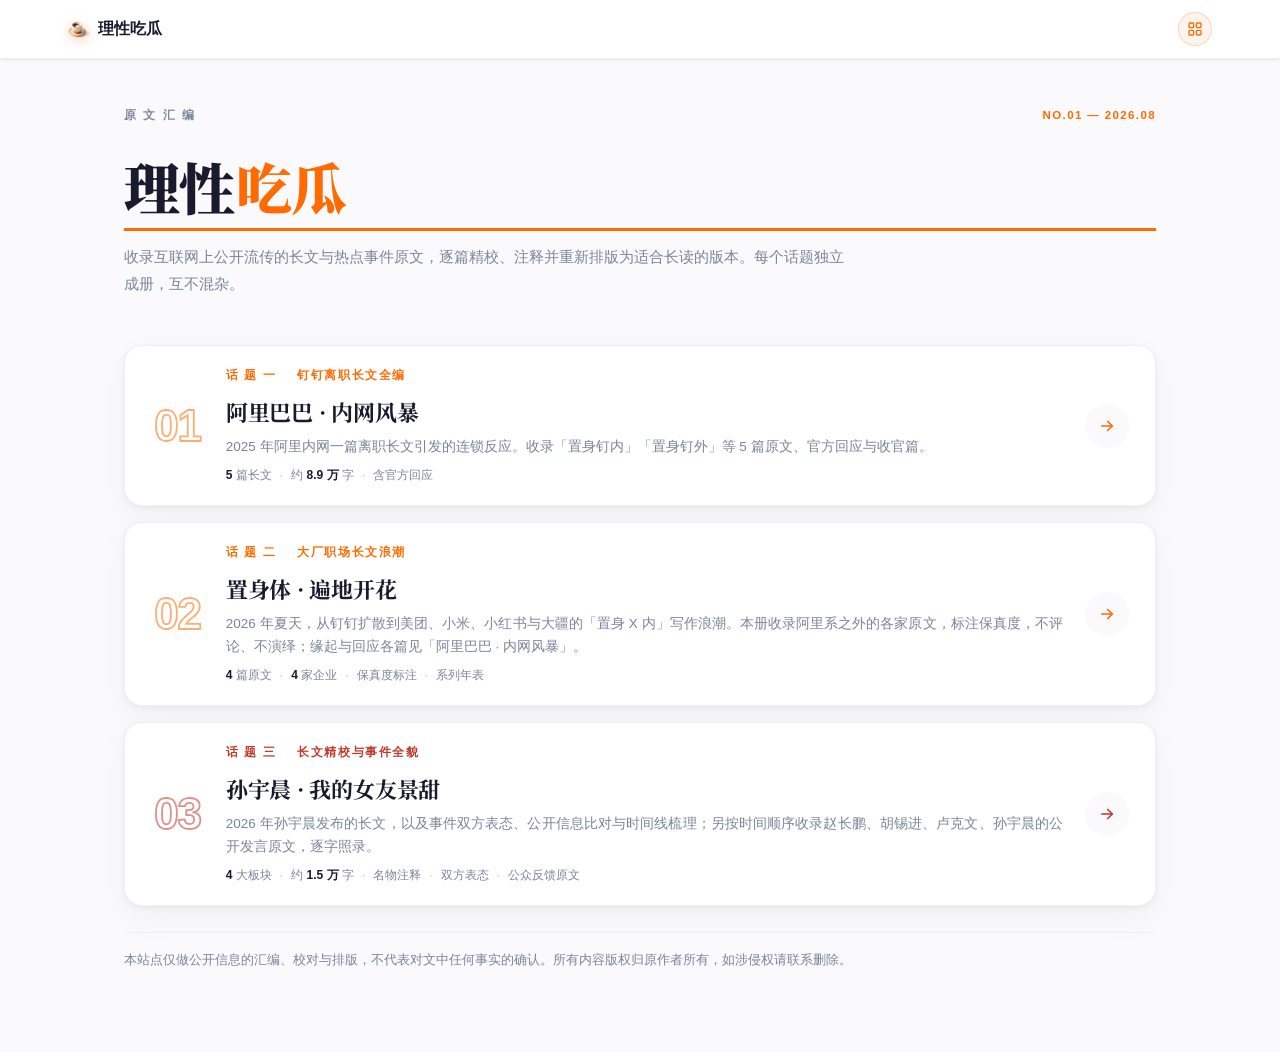
<file: index.html>
<!DOCTYPE html>
<html lang="zh-CN">
<head>
    <meta charset="UTF-8">
    <meta name="viewport" content="width=device-width, initial-scale=1.0">
    <title>理性吃瓜 · 原文汇编</title>
    <meta name="description" content="互联网公开长文的精校汇编：阿里钉钉内网离职长文全编、孙宇晨《我的女友景甜》精校版。">
    <link rel="icon" type="image/png" href="./assets/brand.png">
    <link rel="preconnect" href="https://fonts.googleapis.com">
    <link rel="preconnect" href="https://fonts.gstatic.com" crossorigin>
    <link href="https://fonts.googleapis.com/css2?family=Noto+Serif+SC:wght@400;700;900&display=swap" rel="stylesheet">
    <link rel="stylesheet" href="./assets/theme.css?v=20260903c">
    <style>
        .back-to-top { box-shadow: 0 4px 14px rgba(26,26,46,.28); }
    </style>
</head>
<body>
    <script>
        (function(){
            var font = localStorage.getItem('pref-font');
            if (font === 'serif') document.body.classList.add('font-serif');
            var size = localStorage.getItem('pref-size');
            if (size && size !== 'medium') document.body.classList.add('size-' + size);
            var width = localStorage.getItem('pref-width');
            if (width && width !== 'medium') document.body.classList.add('width-' + width);
        })();
    </script>
    <div class="mobile-overlay" id="mobileOverlay"></div>
    <div id="progress-container"><div id="progress-bar"></div></div>

    <div class="topbar">
        <div class="topbar-inner">
            <div class="logo">
                <img class="logo-icon" src="./assets/brand.png" alt="Logo">
                理性吃瓜
            </div>
            <div class="controls">
                            <!-- topic-switch:begin -->
            <div class="topic-switch">
                <button class="btn icon-btn" id="topicToggle" title="切换话题" aria-label="切换话题">
                    <svg viewBox="0 0 24 24" fill="none" stroke="currentColor" stroke-width="2" stroke-linecap="round" stroke-linejoin="round"><rect x="3" y="3" width="7" height="7" rx="1.5"/><rect x="14" y="3" width="7" height="7" rx="1.5"/><rect x="3" y="14" width="7" height="7" rx="1.5"/><rect x="14" y="14" width="7" height="7" rx="1.5"/></svg>
                </button>
                <div class="topic-dropdown" id="topicDropdown">
                    <div class="dd-label">全 部 话 题</div>
                    <a href="./alibaba/" class="topic-item"><span class="dot" style="background:#ff6b00"></span><span class="txt">阿里巴巴 · 内网风暴</span></a><a href="./zhishen/" class="topic-item"><span class="dot" style="background:#ff6b00"></span><span class="txt">置身体 · 遍地开花</span></a><a href="./sunge/" class="topic-item"><span class="dot" style="background:#C0392B"></span><span class="txt">孙宇晨 · 我的女友景甜</span></a>
                    <div class="dd-sep"></div>
                    <a href="./" class="topic-item home current"><span class="dot" style="background:var(--ink)"></span><span class="txt">返回话题首页</span></a>
                </div>
            </div>
            <!-- topic-switch:end -->

            </div>
        </div>
    </div>

<div class="home-wrap" data-page-node-id="cn1O3narmAFMUOunCHbfSL">
<div class="home-hero" data-page-node-id="LMyfD0k9r9FmpZBWzV70T5">
            <div class="hm-meta" data-page-node-id="JEgEXm81QsERWgkQf84al8"><span data-page-node-id="jWp2zyxYkCCYOPmM6Ipw6z">原 文 汇 编</span><span class="hm-no" data-page-node-id="6mwhLZHmrsVLJtPCs8bjlg">NO.01 — 2026.08</span></div>
            <h1 data-page-node-id="RYeP2qGT8eZrmdSrtWwbc8">理性<em data-page-node-id="5MqAUqbE3o9yB4oXfKuNsG">吃瓜</em></h1>
            <p class="hm-sub" data-page-node-id="zQyAlZ9BCL5jR2kerEj2ZL">收录互联网上公开流传的长文与热点事件原文，逐篇精校、注释并重新排版为适合长读的版本。每个话题独立成册，互不混杂。</p>
        </div>

        <div class="topic-index">
            <a href="./alibaba/" class="topic-row" style="--tc:#ff6b00">
                <span class="tr-num">01</span>
                <span class="tr-body">
                    <span class="tr-kicker">话 题 一<i>·</i>钉钉离职长文全编</span>
                    <h2>阿里巴巴 · 内网风暴</h2>
                    <p class="tr-desc">2025 年阿里内网一篇离职长文引发的连锁反应。收录「置身钉内」「置身钉外」等 5 篇原文、官方回应与收官篇。</p>
                    <span class="tr-meta"><span><b>5</b> 篇长文</span><span>约 <b>8.9 万</b> 字</span><span>含官方回应</span></span>
                </span>
                <span class="tr-arrow" aria-hidden="true"><svg viewBox="0 0 24 24" fill="none" stroke="currentColor" stroke-width="2.2" stroke-linecap="round" stroke-linejoin="round"><path d="M5 12h14"/><path d="m13 6 6 6-6 6"/></svg></span>
            </a>

            <a href="./zhishen/" class="topic-row" style="--tc:#ff6b00">
                <span class="tr-num">02</span>
                <span class="tr-body">
                    <span class="tr-kicker">话 题 二<i>·</i>大厂职场长文浪潮</span>
                    <h2>置身体 · 遍地开花</h2>
                    <p class="tr-desc">2026 年夏天，从钉钉扩散到美团、小米、小红书与大疆的「置身 X 内」写作浪潮。本册收录阿里系之外的各家原文，标注保真度，不评论、不演绎；缘起与回应各篇见「阿里巴巴 · 内网风暴」。</p>
                    <span class="tr-meta"><span><b>4</b> 篇原文</span><span><b>4</b> 家企业</span><span>保真度标注</span><span>系列年表</span></span>
                </span>
                <span class="tr-arrow" aria-hidden="true"><svg viewBox="0 0 24 24" fill="none" stroke="currentColor" stroke-width="2.2" stroke-linecap="round" stroke-linejoin="round"><path d="M5 12h14"/><path d="m13 6 6 6-6 6"/></svg></span>
            </a>

            <a href="./sunge/" class="topic-row" style="--tc:#C0392B">
                <span class="tr-num">03</span>
                <span class="tr-body">
                    <span class="tr-kicker">话 题 三<i>·</i>长文精校与事件全貌</span>
                    <h2>孙宇晨 · 我的女友景甜</h2>
                    <p class="tr-desc">2026 年孙宇晨发布的长文，以及事件双方表态、公开信息比对与时间线梳理；另按时间顺序收录赵长鹏、胡锡进、卢克文、孙宇晨的公开发言原文，逐字照录。</p>
                    <span class="tr-meta"><span><b>4</b> 大板块</span><span>约 <b>1.5 万</b> 字</span><span>名物注释</span><span>双方表态</span><span>公众反馈原文</span></span>
                </span>
                <span class="tr-arrow" aria-hidden="true"><svg viewBox="0 0 24 24" fill="none" stroke="currentColor" stroke-width="2.2" stroke-linecap="round" stroke-linejoin="round"><path d="M5 12h14"/><path d="m13 6 6 6-6 6"/></svg></span>
            </a>
        </div>

        <div class="home-note" data-page-node-id="KxQuFw9RxPCyN8wmARMwSk">
            本站点仅做公开信息的汇编、校对与排版，不代表对文中任何事实的确认。所有内容版权归原作者所有，如涉侵权请联系删除。
        </div>
    </div>


    <script src="./assets/reader.js?v=20260903c"></script>
</body>
</html>
</file>
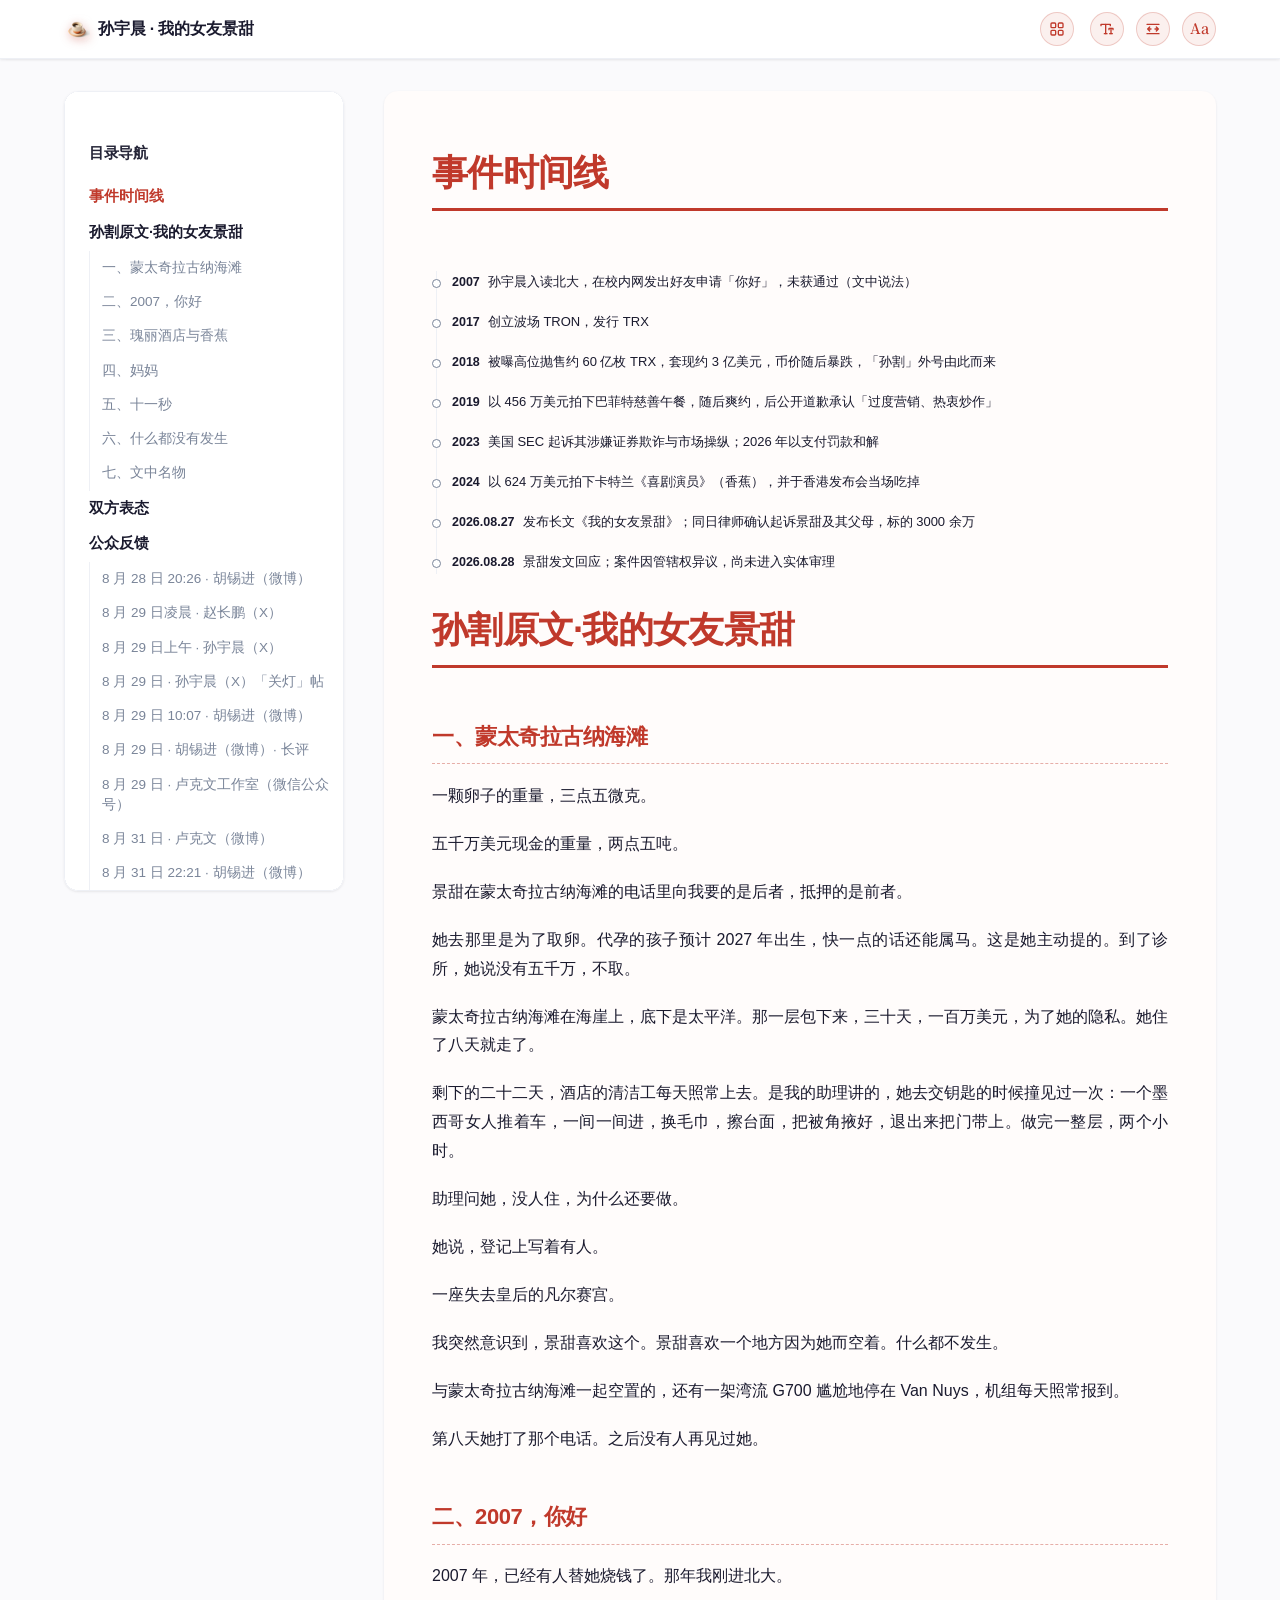
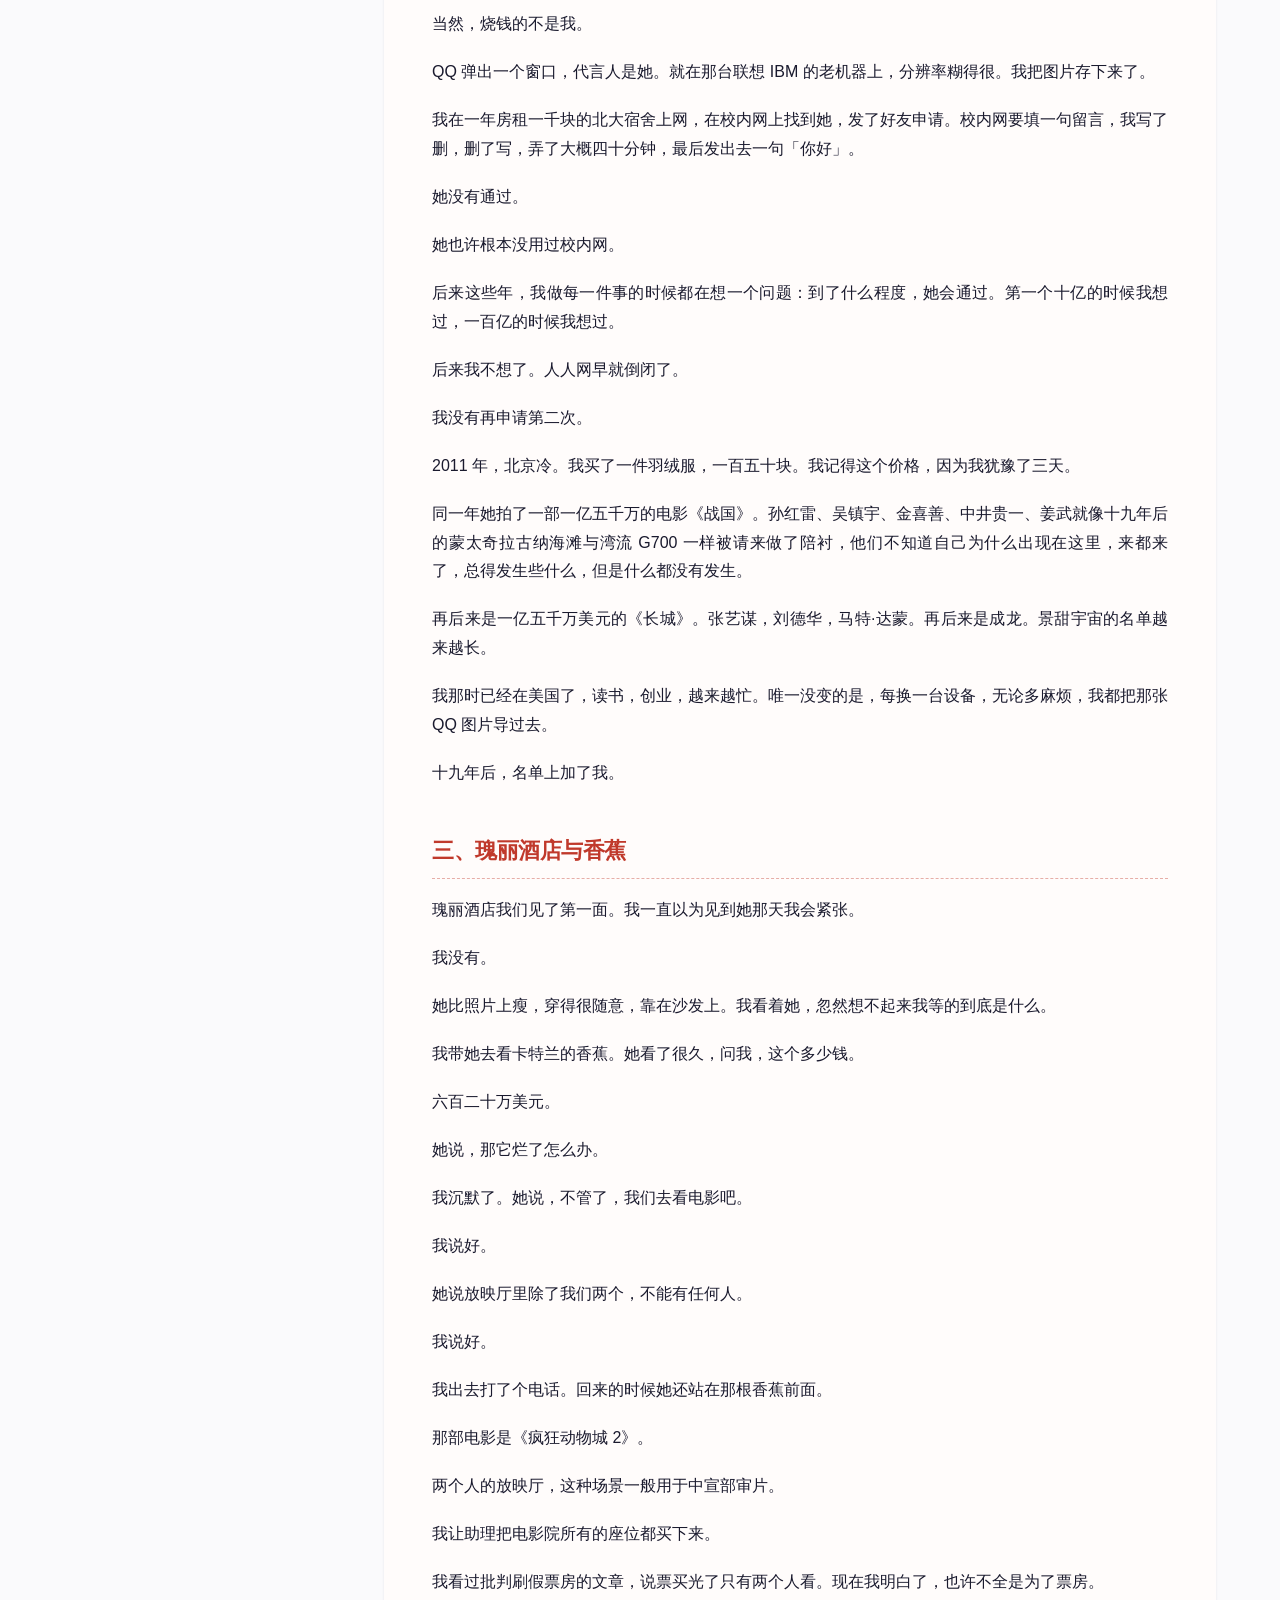
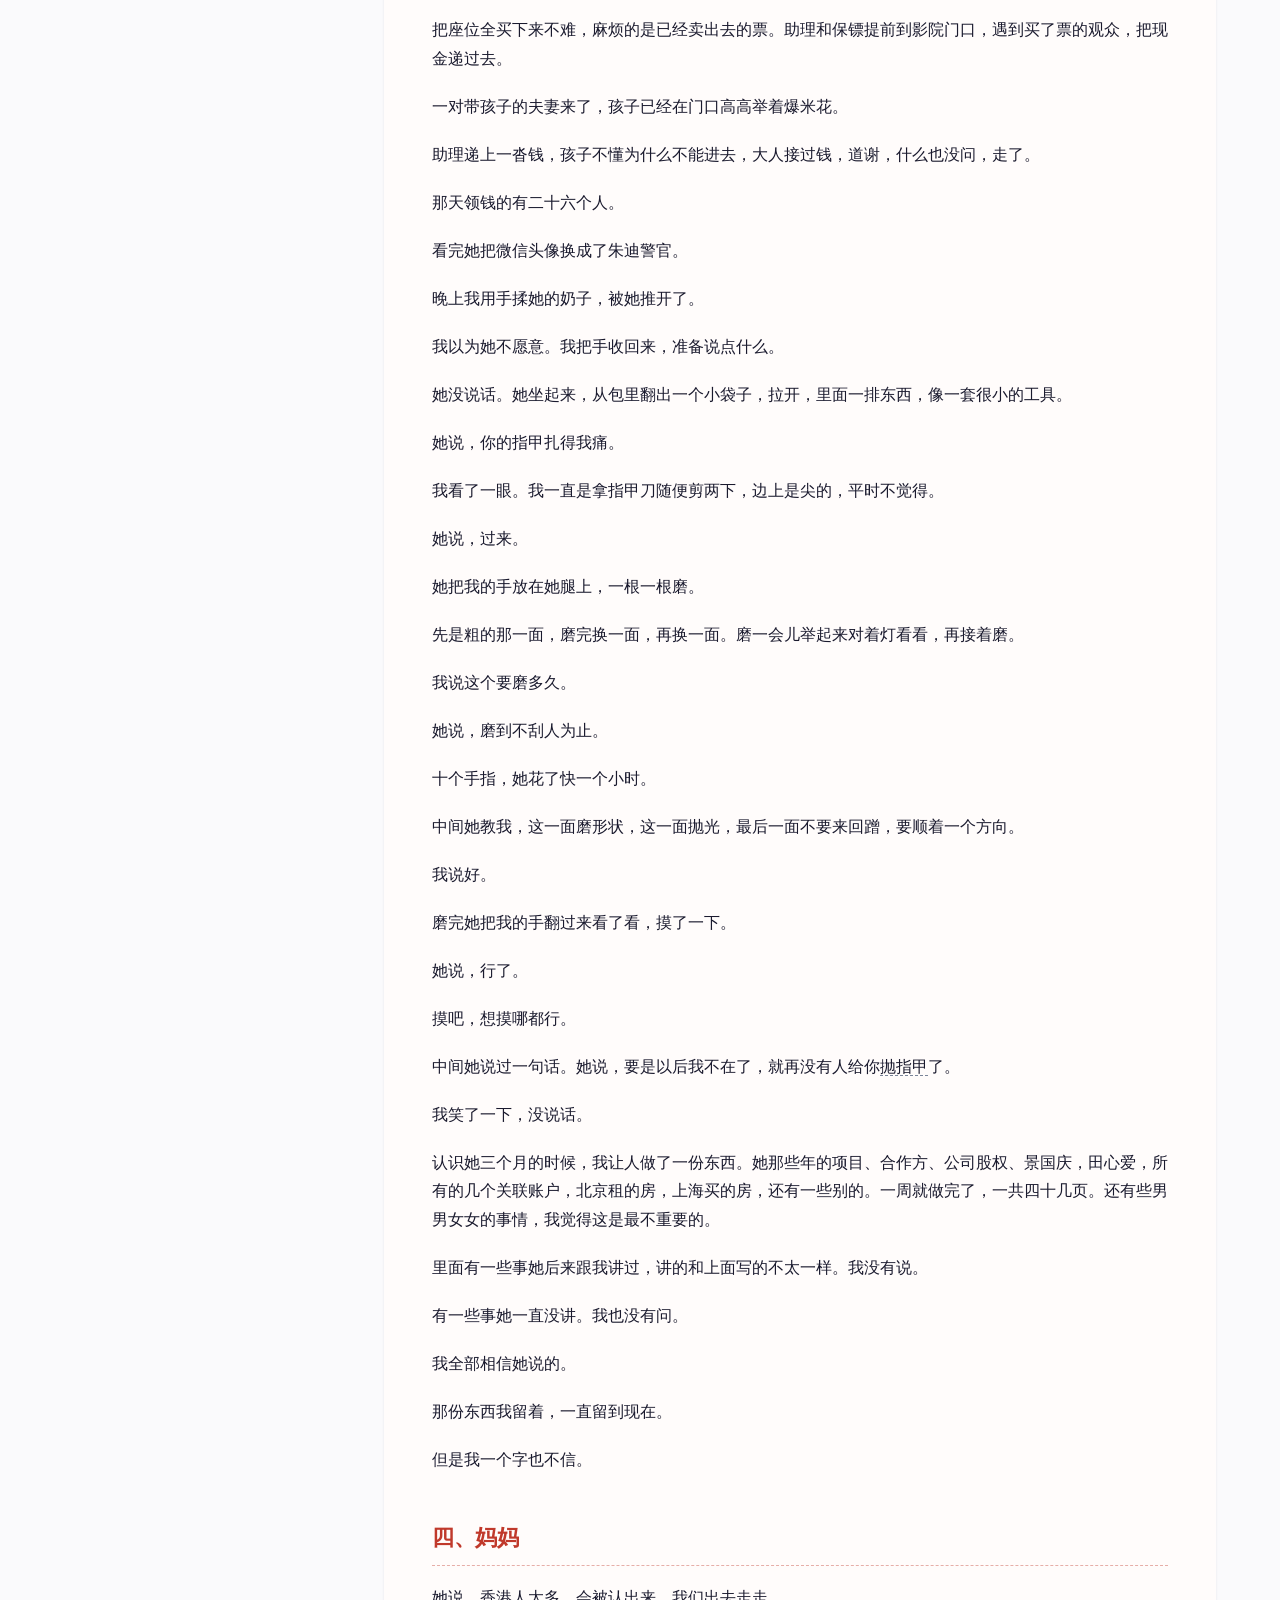
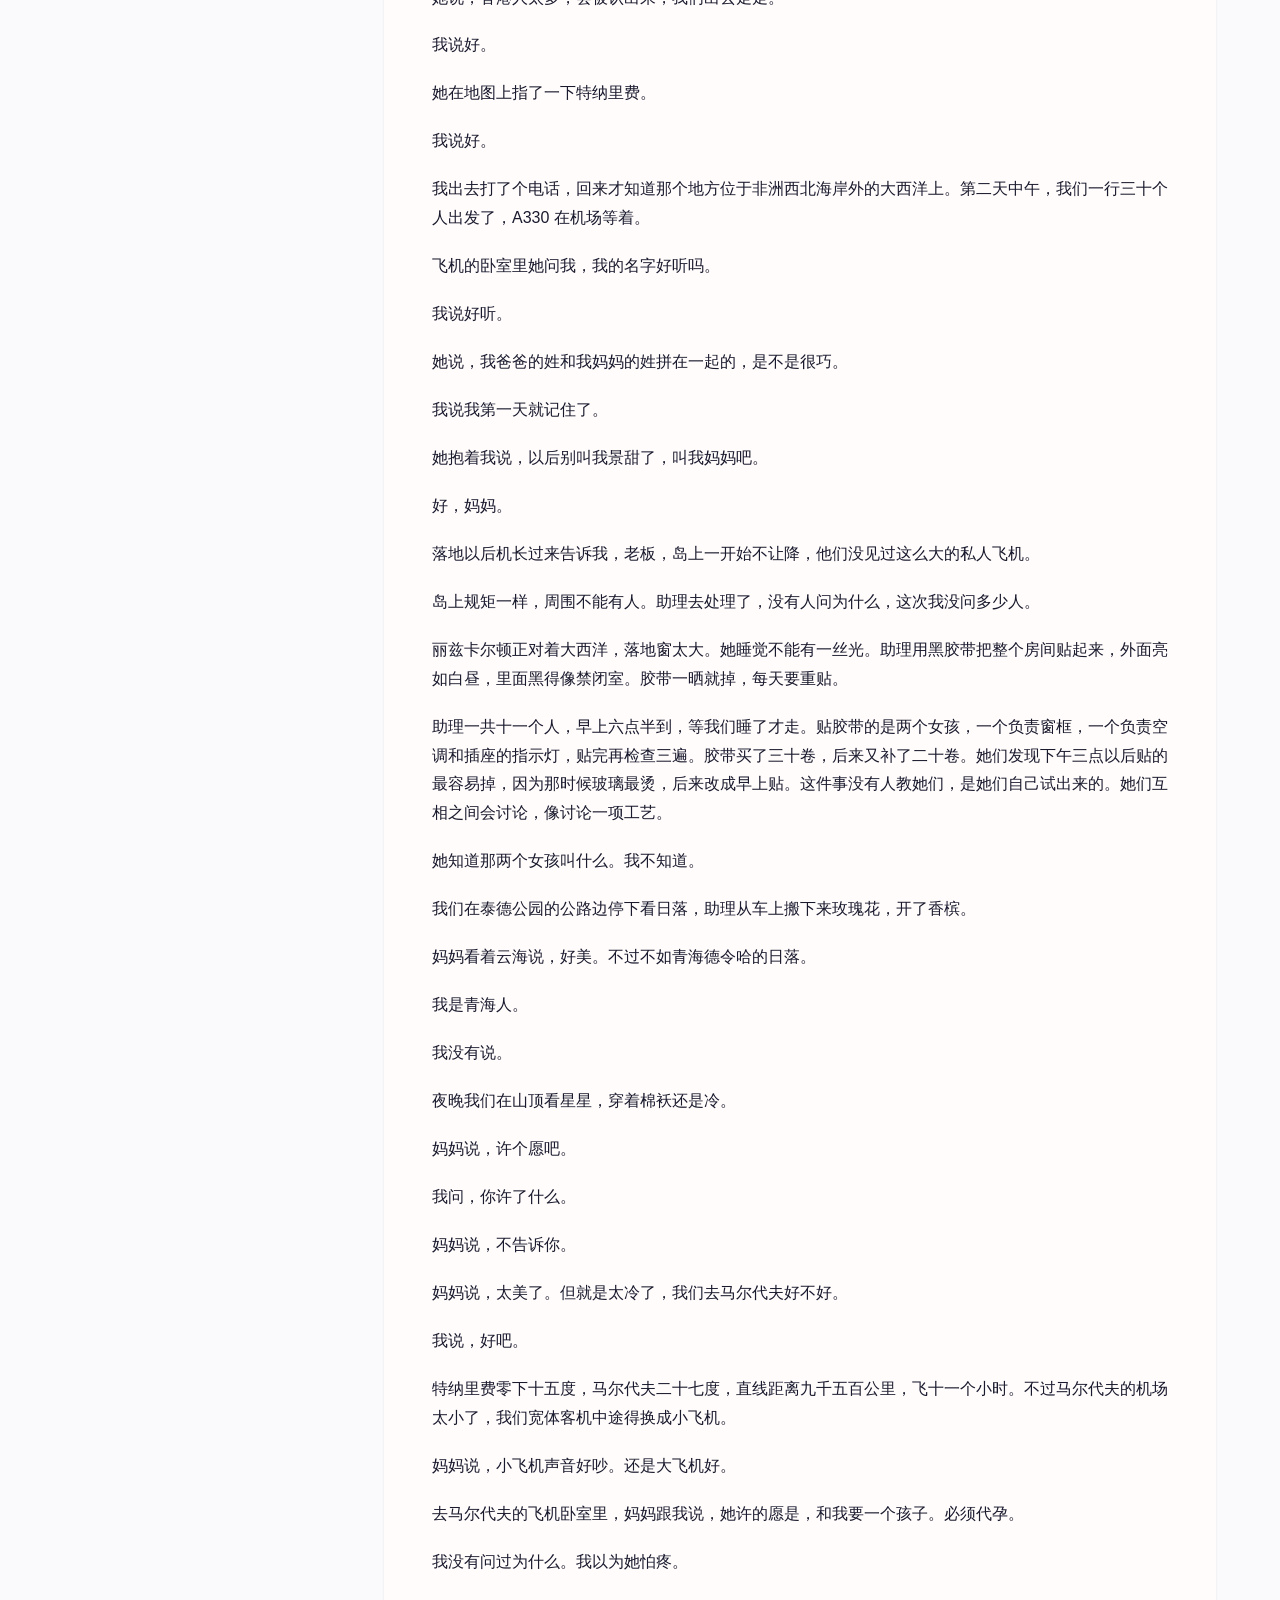
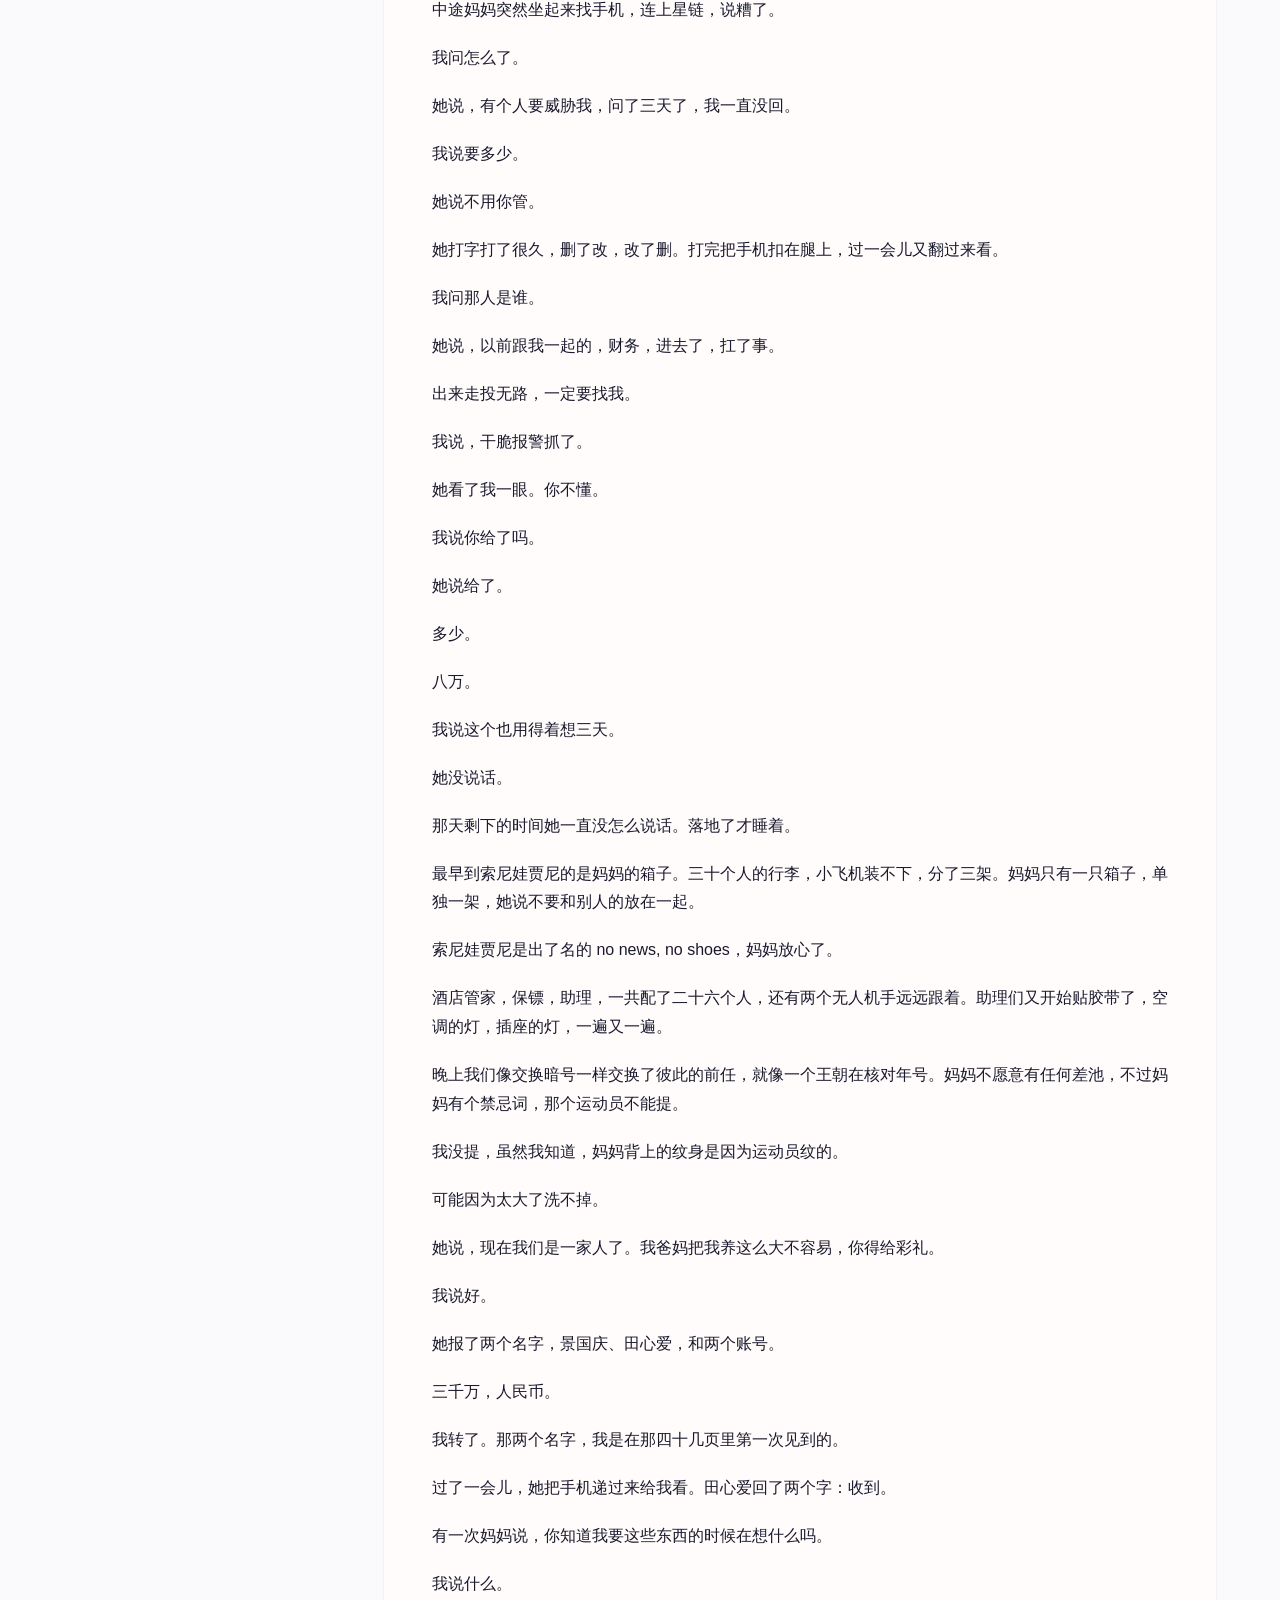
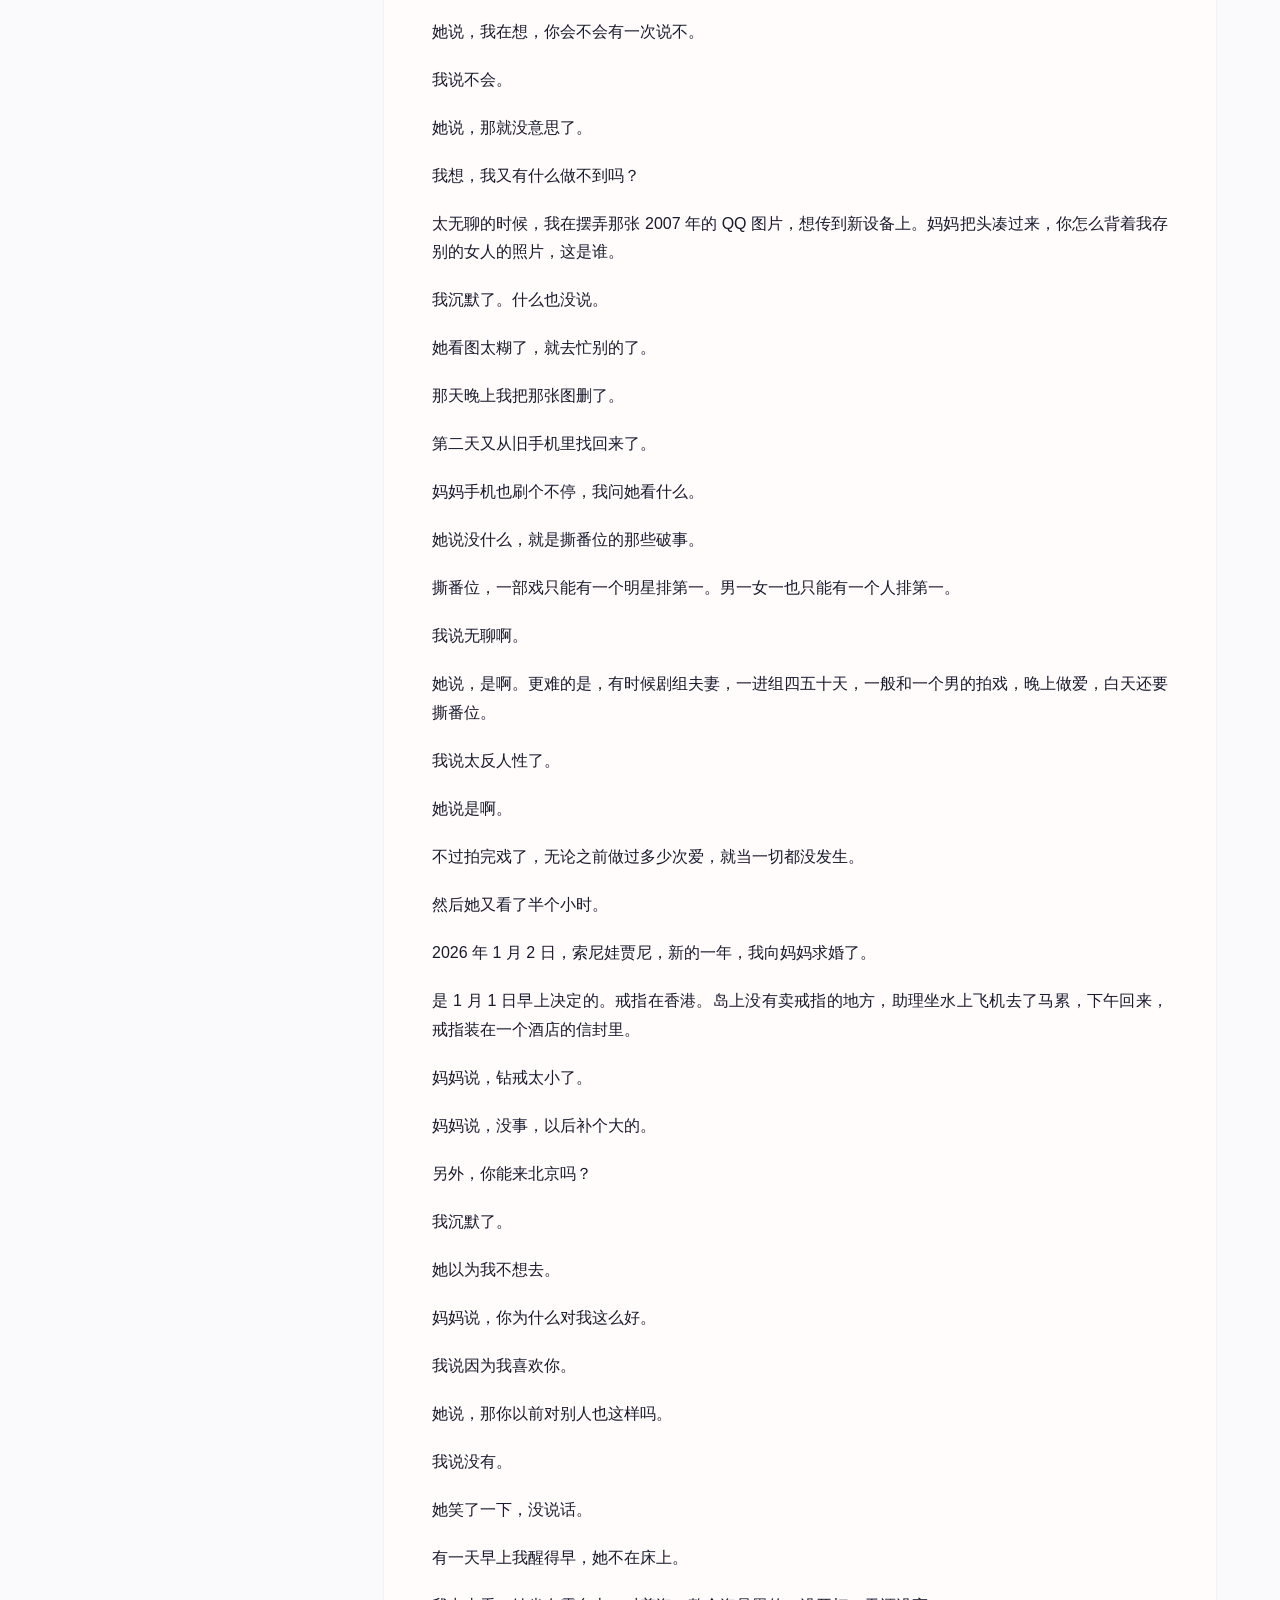
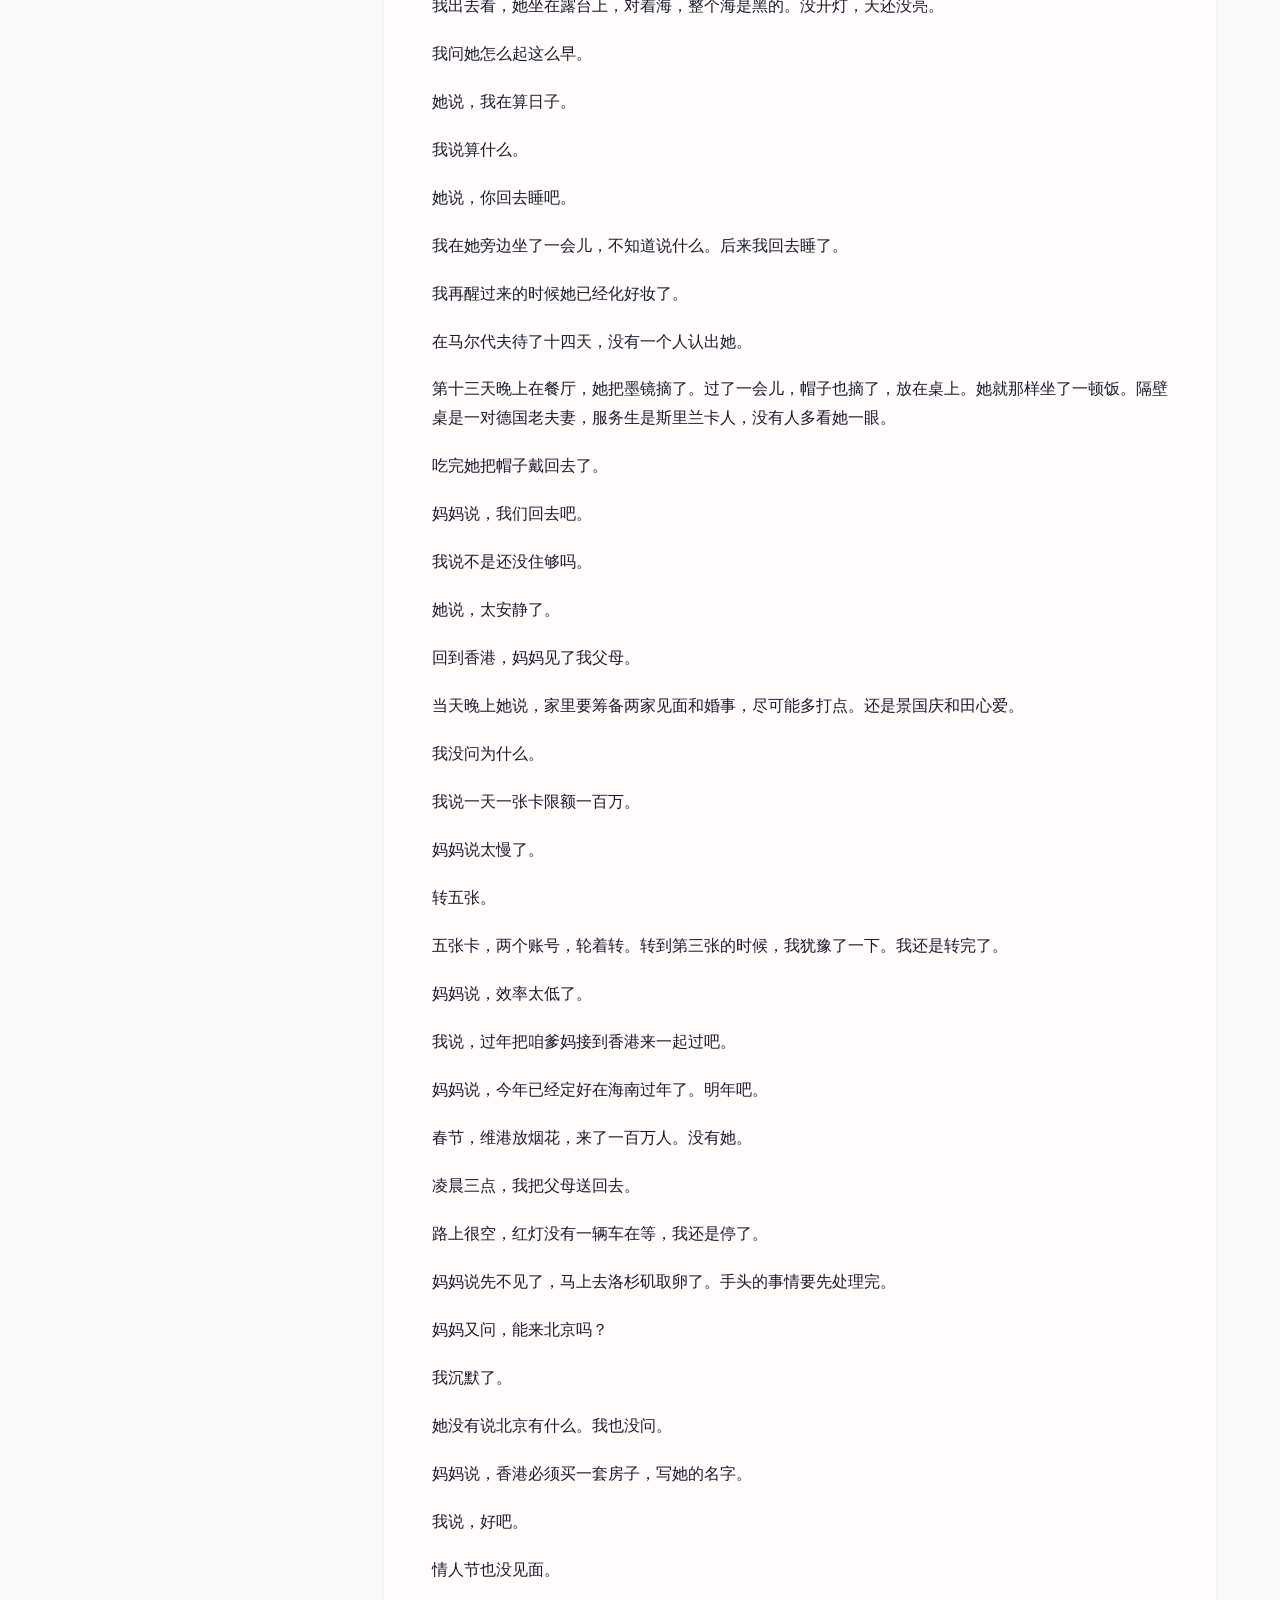
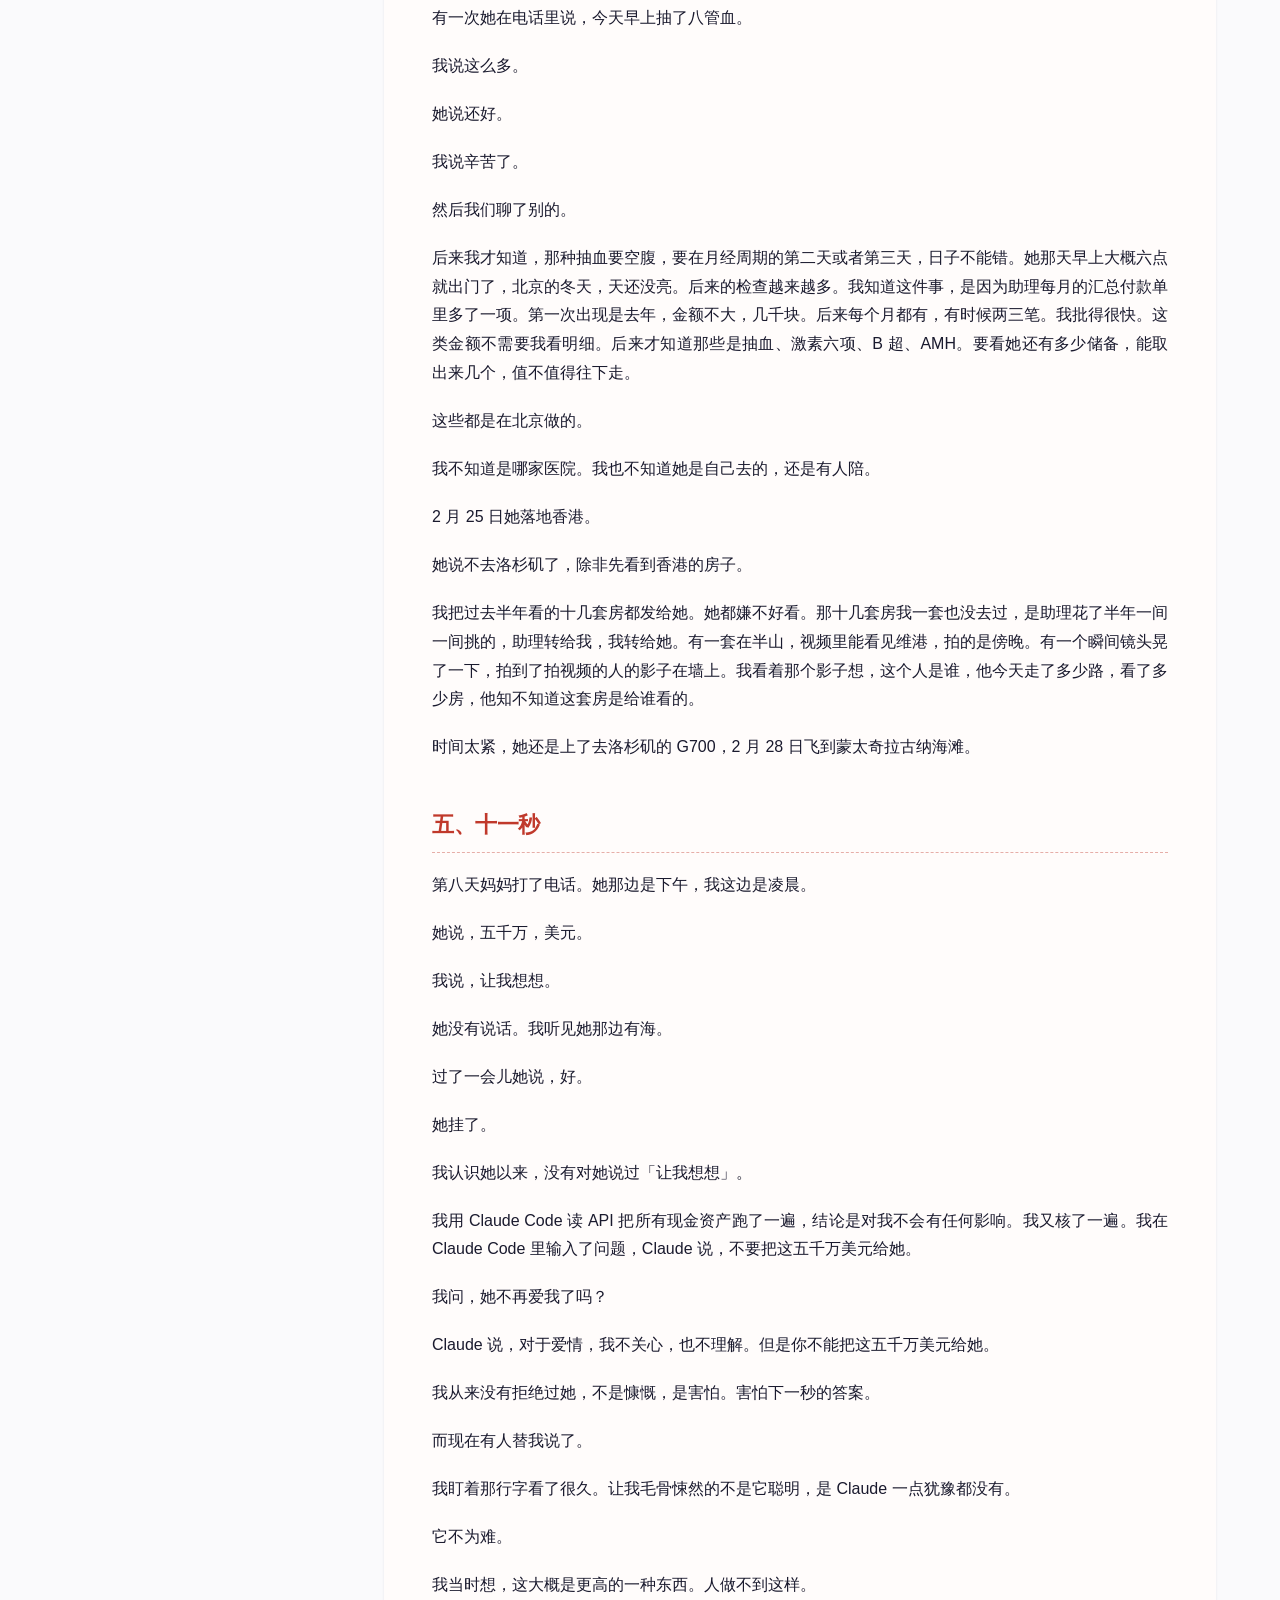
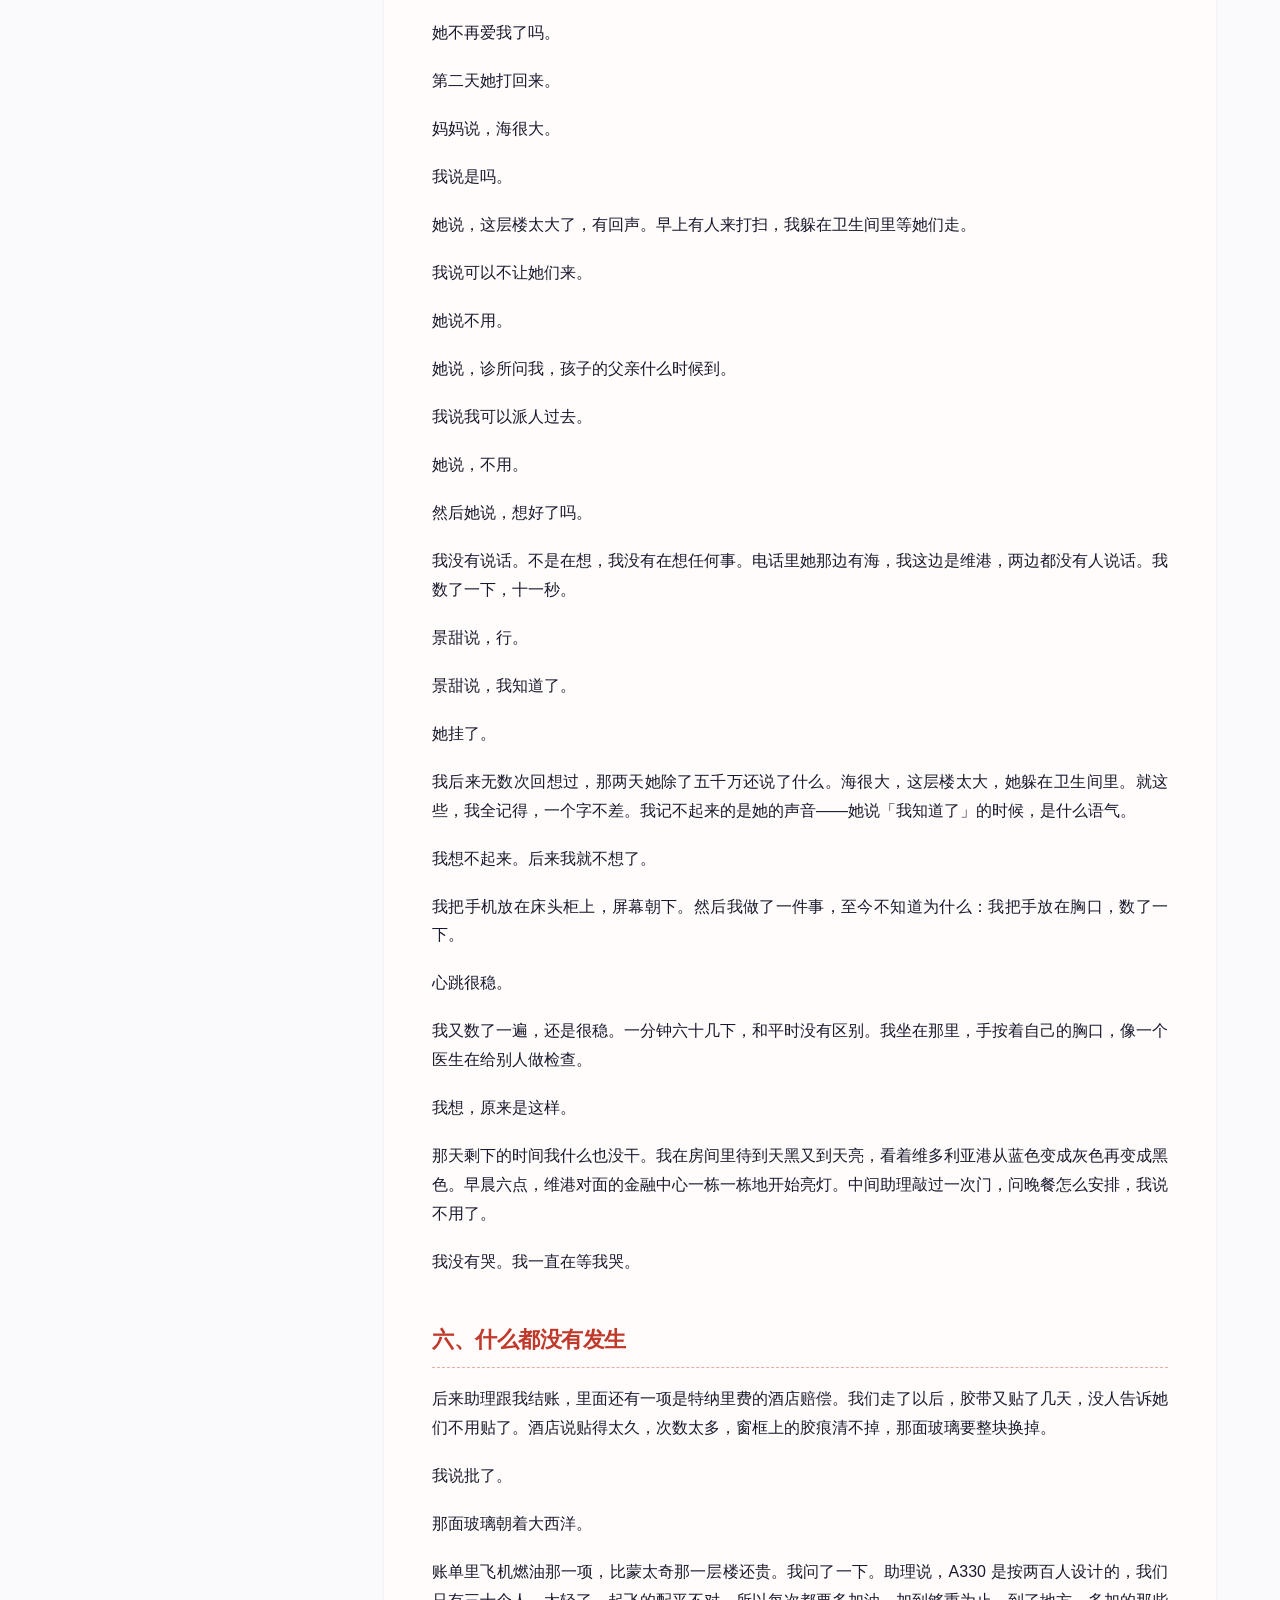
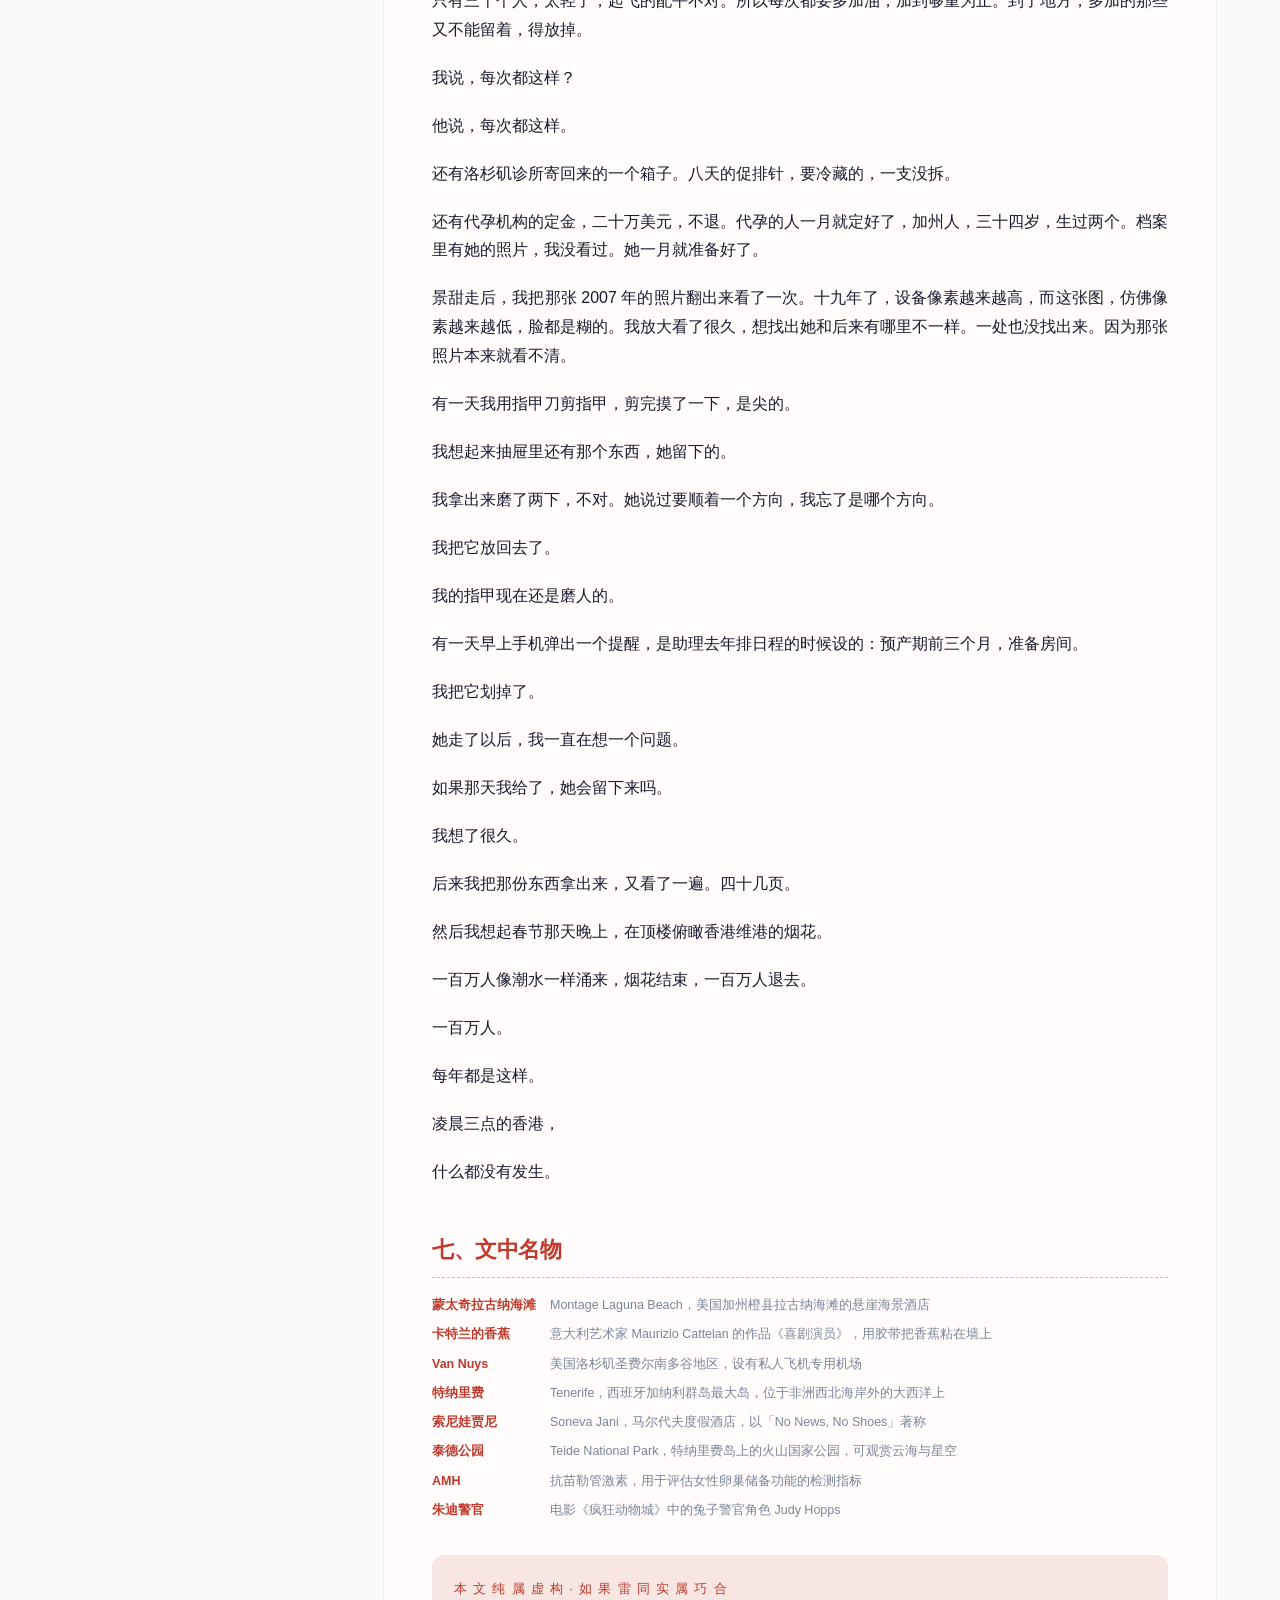
<file: sunge/index.html>
<!DOCTYPE html>
<html lang="zh-CN">
<head>
    <meta charset="UTF-8">
    <meta name="viewport" content="width=device-width, initial-scale=1.0">
    <title>孙宇晨 · 我的女友景甜</title>
    <link rel="icon" type="image/png" href="../assets/brand.png">
    <link rel="preconnect" href="https://fonts.googleapis.com">
    <link rel="preconnect" href="https://fonts.gstatic.com" crossorigin>
    <link href="https://fonts.googleapis.com/css2?family=Noto+Serif+SC:wght@400;700;900&display=swap" rel="stylesheet">
    <link rel="stylesheet" href="../assets/theme.css?v=20260903c">
    <style>

        /* 本话题主题色：朱砂红（仅覆盖变量，公共样式不动） */
        :root {
            --brand: #C0392B;
            --brand-light: #FBF0EE;
            --brand-pale: #F7E6E2;
            --content-bg: #FFFCFB;
        }
        @media (prefers-color-scheme: dark) {
            :root {
                --brand: #E0685A;
                --brand-light: rgba(192,57,43,0.16);
                --brand-pale: rgba(192,57,43,0.09);
            }
        }
        .btn { border-color: rgba(192,57,43,.22); }
        .main-content a:not(.no-style) { border-bottom-color: rgba(192,57,43,0.3); }
            /* 公共 CSS 里硬编码的橙色阴影，本话题一并换成朱砂红 */
        .back-to-top { box-shadow: 0 4px 14px rgba(192,57,43,0.35); }
            .logo-icon { filter: drop-shadow(0 2px 5px rgba(192,57,43,0.32)); }
            h1 { border-bottom-color: var(--brand); }
            h2 { border-bottom-color: rgba(192,57,43,0.4); }
            /* 一级目录紧跟首个章节时收紧，避免 margin 叠加显得松散 */
            h1 + h2 { margin-top: 1.4em; }

        /* ---- 本话题专属组件 ---- */
        .anno {
            border-bottom: 1px dashed var(--muted); cursor: help; position: relative;
        }
        .anno::after {
            content: attr(data-t);
            position: absolute; left: 50%; bottom: calc(100% + 9px);
            transform: translateX(-50%) translateY(4px);
            width: max-content; max-width: 260px;
            background: var(--ink); color: var(--bg);
            font-family: var(--font-sans); font-size: 12px; line-height: 1.65;
            padding: 9px 12px; border-radius: 8px; white-space: normal; text-align: left;
            opacity: 0; visibility: hidden; transition: .2s; z-index: 20;
        }
        .anno:hover::after { opacity: 1; visibility: visible; transform: translateX(-50%) translateY(0); }
        .anno.show::after { opacity: 1; visibility: visible; transform: translateX(-50%) translateY(0); }

        .essay-finale {
            margin: 34px 0; padding: 22px; text-align: center;
            border: none; border-radius: 12px;
            background: var(--brand-pale);
        }
        .essay-finale p { margin: 0; font-size: 13px; letter-spacing: .1em; color: var(--brand); }

        .versus { display: grid; grid-template-columns: 1fr 1fr; gap: 14px; margin: 14px 0 26px; }
        .vs {
            padding: 20px 22px; border-radius: 12px;
            background: var(--card); border: none; box-shadow: var(--shadow-sm);
        }
        .vs .who {
            display: flex; align-items: center; gap: 8px; margin-bottom: 11px;
            font-family: var(--font-sans); font-size: 13px; font-weight: 700;
        }
        .vs .who i { width: 6px; height: 6px; border-radius: 50%; }
        .vs-a .who i { background: var(--brand); }
        .vs-b .who i { background: #3D6B8E; }
        .vs .who span { color: var(--muted); font-weight: 400; font-size: 11.5px; }
        .vs p { font-family: var(--font-sans); font-size: 13px; line-height: 1.85; }
        .vs .src { margin-top: 10px; font-size: 11px; color: var(--muted); }

        .tl { list-style: none; position: relative; padding-left: 20px; margin: 14px 0 26px; }
        .tl::before {
            content: ""; position: absolute; left: 4px; top: 6px; bottom: 6px;
            width: 1px; background: var(--line);
        }
        .tl li {
            position: relative; padding: 6px 0;
            font-family: var(--font-sans); font-size: 13px; line-height: 1.75;
        }
        .tl li::before {
            content: ""; position: absolute; left: -20px; top: 14px;
            width: 7px; height: 7px; border-radius: 50%;
            background: var(--card); border: 1.5px solid var(--muted);
        }
        .tl li b {
            font-family: var(--font-sans); font-size: 12.5px;
            color: var(--ink); margin-right: 8px;
        }

        .glossary {
            display: grid; grid-template-columns: auto 1fr; gap: 8px 14px;
            margin: 14px 0 10px; font-family: var(--font-sans);
            font-size: 12.5px; line-height: 1.7;
        }
        .glossary dt { color: var(--brand); font-weight: 700; white-space: nowrap; }
        .glossary dd { margin: 0; color: var(--muted); }

        @media (max-width: 860px) {
            .essay-stats { grid-template-columns: repeat(2, 1fr); }
            .versus { grid-template-columns: 1fr; }
            .glossary { grid-template-columns: 1fr; gap: 2px 0; }
            .glossary dd { margin-bottom: 8px; }
        }
    
    </style>
</head>
<body>
    <script>
        (function(){
            var font = localStorage.getItem('pref-font');
            if (font === 'serif') document.body.classList.add('font-serif');
            var size = localStorage.getItem('pref-size');
            if (size && size !== 'medium') document.body.classList.add('size-' + size);
            var width = localStorage.getItem('pref-width');
            if (width && width !== 'medium') document.body.classList.add('width-' + width);
        })();
    </script>
    <div class="mobile-overlay" id="mobileOverlay"></div>
    <div id="progress-container"><div id="progress-bar"></div></div>

    <div class="topbar">
        <div class="topbar-inner">
            <div class="logo">
                <img class="logo-icon" src="../assets/brand.png" alt="Logo">
                孙宇晨 · 我的女友景甜
            </div>
            <div class="controls">
            <!-- topic-switch:begin -->
            <div class="topic-switch">
                <button class="btn icon-btn" id="topicToggle" title="切换话题" aria-label="切换话题">
                    <svg viewBox="0 0 24 24" fill="none" stroke="currentColor" stroke-width="2" stroke-linecap="round" stroke-linejoin="round"><rect x="3" y="3" width="7" height="7" rx="1.5"/><rect x="14" y="3" width="7" height="7" rx="1.5"/><rect x="3" y="14" width="7" height="7" rx="1.5"/><rect x="14" y="14" width="7" height="7" rx="1.5"/></svg>
                </button>
                <div class="topic-dropdown" id="topicDropdown">
                    <div class="dd-label">全 部 话 题</div>
                    <a href="../alibaba/" class="topic-item"><span class="dot" style="background:#ff6b00"></span><span class="txt">阿里巴巴 · 内网风暴</span></a><a href="../zhishen/" class="topic-item"><span class="dot" style="background:#ff6b00"></span><span class="txt">置身体 · 遍地开花</span></a><a href="../sunge/" class="topic-item current"><span class="dot" style="background:#C0392B"></span><span class="txt">孙宇晨 · 我的女友景甜</span></a>
                    <div class="dd-sep"></div>
                    <a href="../" class="topic-item home"><span class="dot" style="background:var(--ink)"></span><span class="txt">返回话题首页</span></a>
                </div>
            </div>
            <!-- topic-switch:end -->
                <button class="btn icon-btn" id="sizeToggle" title="字号: 适中">
                    <svg viewBox="0 0 24 24" fill="none" stroke="currentColor" stroke-width="2" stroke-linecap="round" stroke-linejoin="round"><path d="M3 7V5h14v2"></path><path d="M10 5v14"></path><path d="M8 19h4"></path><path d="M15 13v-2h6v2"></path><path d="M18 11v8"></path><path d="M16 19h4"></path></svg>
                </button>
                <button class="btn icon-btn" id="widthToggle" title="切换宽度 (较宽)">
                    <svg viewBox="0 0 24 24" fill="none" stroke="currentColor" stroke-width="2" stroke-linecap="round" stroke-linejoin="round"><path d="M3 5h18M3 19h18M4 12h5M7 9l-3 3 3 3M15 12h5M17 9l3 3-3 3"/></svg>
                </button>
                <button class="btn icon-btn" id="fontToggle" title="切换字体 (Serif)">
                    <span style="font-size: 14.5px; font-family: var(--font-serif); line-height: 1; transform: translateY(-1px); display: inline-block;">Aa</span>
                </button>
            </div>
        </div>
    </div>

    <div class="layout">
        <aside class="sidebar">
            <h3>目录导航</h3>
            <div id="toc-container">
            
            

            </div>
        </aside>
        
        <main class="main-content">


<h1>事件时间线</h1>

<ul class="tl">
<li><b>2007</b>孙宇晨入读北大，在校内网发出好友申请「你好」，未获通过（文中说法）</li>
<li><b>2017</b>创立波场 TRON，发行 TRX</li>
<li><b>2018</b>被曝高位抛售约 60 亿枚 TRX，套现约 3 亿美元，币价随后暴跌，「孙割」外号由此而来</li>
<li><b>2019</b>以 456 万美元拍下巴菲特慈善午餐，随后爽约，后公开道歉承认「过度营销、热衷炒作」</li>
<li><b>2023</b>美国 SEC 起诉其涉嫌证券欺诈与市场操纵；2026 年以支付罚款和解</li>
<li><b>2024</b>以 624 万美元拍下卡特兰《喜剧演员》（香蕉），并于香港发布会当场吃掉</li>
<li><b>2026.08.27</b>发布长文《我的女友景甜》；同日律师确认起诉景甜及其父母，标的 3000 余万</li>
<li><b>2026.08.28</b>景甜发文回应；案件因管辖权异议，尚未进入实体审理</li>
</ul>

<h1>孙割原文·我的女友景甜</h1>

<h2>一、蒙太奇拉古纳海滩</h2>

<p>一颗卵子的重量，三点五微克。</p>
<p>五千万美元现金的重量，两点五吨。</p>
<p>景甜在蒙太奇拉古纳海滩的电话里向我要的是后者，抵押的是前者。</p>
<p>她去那里是为了取卵。代孕的孩子预计 2027 年出生，快一点的话还能属马。这是她主动提的。到了诊所，她说没有五千万，不取。</p>
<p>蒙太奇拉古纳海滩在海崖上，底下是太平洋。那一层包下来，三十天，一百万美元，为了她的隐私。她住了八天就走了。</p>
<p>剩下的二十二天，酒店的清洁工每天照常上去。是我的助理讲的，她去交钥匙的时候撞见过一次：一个墨西哥女人推着车，一间一间进，换毛巾，擦台面，把被角掖好，退出来把门带上。做完一整层，两个小时。</p>
<p>助理问她，没人住，为什么还要做。</p>
<p>她说，登记上写着有人。</p>
<p>一座失去皇后的凡尔赛宫。</p>
<p>我突然意识到，景甜喜欢这个。景甜喜欢一个地方因为她而空着。什么都不发生。</p>
<p>与蒙太奇拉古纳海滩一起空置的，还有一架湾流 G700 尴尬地停在 Van Nuys，机组每天照常报到。</p>
<p>第八天她打了那个电话。之后没有人再见过她。</p>

<h2>二、2007，你好</h2>

<p>2007 年，已经有人替她烧钱了。那年我刚进北大。</p>
<p>当然，烧钱的不是我。</p>
<p>QQ 弹出一个窗口，代言人是她。就在那台联想 IBM 的老机器上，分辨率糊得很。我把图片存下来了。</p>
<p>我在一年房租一千块的北大宿舍上网，在校内网上找到她，发了好友申请。校内网要填一句留言，我写了删，删了写，弄了大概四十分钟，最后发出去一句「你好」。</p>
<p>她没有通过。</p>
<p>她也许根本没用过校内网。</p>
<p>后来这些年，我做每一件事的时候都在想一个问题：到了什么程度，她会通过。第一个十亿的时候我想过，一百亿的时候我想过。</p>
<p>后来我不想了。人人网早就倒闭了。</p>
<p>我没有再申请第二次。</p>
<p>2011 年，北京冷。我买了一件羽绒服，一百五十块。我记得这个价格，因为我犹豫了三天。</p>
<p>同一年她拍了一部一亿五千万的电影《战国》。孙红雷、吴镇宇、金喜善、中井贵一、姜武就像十九年后的蒙太奇拉古纳海滩与湾流 G700 一样被请来做了陪衬，他们不知道自己为什么出现在这里，来都来了，总得发生些什么，但是什么都没有发生。</p>
<p>再后来是一亿五千万美元的《长城》。张艺谋，刘德华，马特·达蒙。再后来是成龙。景甜宇宙的名单越来越长。</p>
<p>我那时已经在美国了，读书，创业，越来越忙。唯一没变的是，每换一台设备，无论多麻烦，我都把那张 QQ 图片导过去。</p>
<p>十九年后，名单上加了我。</p>

<h2>三、瑰丽酒店与香蕉</h2>

<p>瑰丽酒店我们见了第一面。我一直以为见到她那天我会紧张。</p>
<p>我没有。</p>
<p>她比照片上瘦，穿得很随意，靠在沙发上。我看着她，忽然想不起来我等的到底是什么。</p>
<p>我带她去看卡特兰的香蕉。她看了很久，问我，这个多少钱。</p>
<p>六百二十万美元。</p>
<p>她说，那它烂了怎么办。</p>
<p>我沉默了。她说，不管了，我们去看电影吧。</p>
<p>我说好。</p>
<p>她说放映厅里除了我们两个，不能有任何人。</p>
<p>我说好。</p>
<p>我出去打了个电话。回来的时候她还站在那根香蕉前面。</p>
<p>那部电影是《疯狂动物城 2》。</p>
<p>两个人的放映厅，这种场景一般用于中宣部审片。</p>
<p>我让助理把电影院所有的座位都买下来。</p>
<p>我看过批判刷假票房的文章，说票买光了只有两个人看。现在我明白了，也许不全是为了票房。</p>
<p>把座位全买下来不难，麻烦的是已经卖出去的票。助理和保镖提前到影院门口，遇到买了票的观众，把现金递过去。</p>
<p>一对带孩子的夫妻来了，孩子已经在门口高高举着爆米花。</p>
<p>助理递上一沓钱，孩子不懂为什么不能进去，大人接过钱，道谢，什么也没问，走了。</p>
<p>那天领钱的有二十六个人。</p>
<p>看完她把微信头像换成了朱迪警官。</p>
<p>晚上我用手揉她的奶子，被她推开了。</p>
<p>我以为她不愿意。我把手收回来，准备说点什么。</p>
<p>她没说话。她坐起来，从包里翻出一个小袋子，拉开，里面一排东西，像一套很小的工具。</p>
<p>她说，你的指甲扎得我痛。</p>
<p>我看了一眼。我一直是拿指甲刀随便剪两下，边上是尖的，平时不觉得。</p>
<p>她说，过来。</p>
<p>她把我的手放在她腿上，一根一根磨。</p>
<p>先是粗的那一面，磨完换一面，再换一面。磨一会儿举起来对着灯看看，再接着磨。</p>
<p>我说这个要磨多久。</p>
<p>她说，磨到不刮人为止。</p>
<p>十个手指，她花了快一个小时。</p>
<p>中间她教我，这一面磨形状，这一面抛光，最后一面不要来回蹭，要顺着一个方向。</p>
<p>我说好。</p>
<p>磨完她把我的手翻过来看了看，摸了一下。</p>
<p>她说，行了。</p>
<p>摸吧，想摸哪都行。</p>
<p>中间她说过一句话。她说，要是以后我不在了，就再没有人给你<span class="anno" data-t="校注：原文作「抛指甲」。据上下文「一根一根磨」及后文「我忘了是哪个方向」，当为「磨指甲」之误，保留原字以存真。">抛指甲</span>了。</p>
<p>我笑了一下，没说话。</p>
<p>认识她三个月的时候，我让人做了一份东西。她那些年的项目、合作方、公司股权、景国庆，田心爱，所有的几个关联账户，北京租的房，上海买的房，还有一些别的。一周就做完了，一共四十几页。还有些男男女女的事情，我觉得这是最不重要的。</p>
<p>里面有一些事她后来跟我讲过，讲的和上面写的不太一样。我没有说。</p>
<p>有一些事她一直没讲。我也没有问。</p>
<p>我全部相信她说的。</p>
<p>那份东西我留着，一直留到现在。</p>
<p>但是我一个字也不信。</p>

<h2>四、妈妈</h2>

<p>她说，香港人太多，会被认出来，我们出去走走。</p>
<p>我说好。</p>
<p>她在地图上指了一下特纳里费。</p>
<p>我说好。</p>
<p>我出去打了个电话，回来才知道那个地方位于非洲西北海岸外的大西洋上。第二天中午，我们一行三十个人出发了，A330 在机场等着。</p>
<p>飞机的卧室里她问我，我的名字好听吗。</p>
<p>我说好听。</p>
<p>她说，我爸爸的姓和我妈妈的姓拼在一起的，是不是很巧。</p>
<p>我说我第一天就记住了。</p>
<p>她抱着我说，以后别叫我景甜了，叫我妈妈吧。</p>
<p>好，妈妈。</p>
<p>落地以后机长过来告诉我，老板，岛上一开始不让降，他们没见过这么大的私人飞机。</p>
<p>岛上规矩一样，周围不能有人。助理去处理了，没有人问为什么，这次我没问多少人。</p>
<p>丽兹卡尔顿正对着大西洋，落地窗太大。她睡觉不能有一丝光。助理用黑胶带把整个房间贴起来，外面亮如白昼，里面黑得像禁闭室。胶带一晒就掉，每天要重贴。</p>
<p>助理一共十一个人，早上六点半到，等我们睡了才走。贴胶带的是两个女孩，一个负责窗框，一个负责空调和插座的指示灯，贴完再检查三遍。胶带买了三十卷，后来又补了二十卷。她们发现下午三点以后贴的最容易掉，因为那时候玻璃最烫，后来改成早上贴。这件事没有人教她们，是她们自己试出来的。她们互相之间会讨论，像讨论一项工艺。</p>
<p>她知道那两个女孩叫什么。我不知道。</p>
<p>我们在泰德公园的公路边停下看日落，助理从车上搬下来玫瑰花，开了香槟。</p>
<p>妈妈看着云海说，好美。不过不如青海德令哈的日落。</p>
<p>我是青海人。</p>
<p>我没有说。</p>
<p>夜晚我们在山顶看星星，穿着棉袄还是冷。</p>
<p>妈妈说，许个愿吧。</p>
<p>我问，你许了什么。</p>
<p>妈妈说，不告诉你。</p>
<p>妈妈说，太美了。但就是太冷了，我们去马尔代夫好不好。</p>
<p>我说，好吧。</p>
<p>特纳里费零下十五度，马尔代夫二十七度，直线距离九千五百公里，飞十一个小时。不过马尔代夫的机场太小了，我们宽体客机中途得换成小飞机。</p>
<p>妈妈说，小飞机声音好吵。还是大飞机好。</p>
<p>去马尔代夫的飞机卧室里，妈妈跟我说，她许的愿是，和我要一个孩子。必须代孕。</p>
<p>我没有问过为什么。我以为她怕疼。</p>
<p>中途妈妈突然坐起来找手机，连上星链，说糟了。</p>
<p>我问怎么了。</p>
<p>她说，有个人要威胁我，问了三天了，我一直没回。</p>
<p>我说要多少。</p>
<p>她说不用你管。</p>
<p>她打字打了很久，删了改，改了删。打完把手机扣在腿上，过一会儿又翻过来看。</p>
<p>我问那人是谁。</p>
<p>她说，以前跟我一起的，财务，进去了，扛了事。</p>
<p>出来走投无路，一定要找我。</p>
<p>我说，干脆报警抓了。</p>
<p>她看了我一眼。你不懂。</p>
<p>我说你给了吗。</p>
<p>她说给了。</p>
<p>多少。</p>
<p>八万。</p>
<p>我说这个也用得着想三天。</p>
<p>她没说话。</p>
<p>那天剩下的时间她一直没怎么说话。落地了才睡着。</p>
<p>最早到索尼娃贾尼的是妈妈的箱子。三十个人的行李，小飞机装不下，分了三架。妈妈只有一只箱子，单独一架，她说不要和别人的放在一起。</p>
<p>索尼娃贾尼是出了名的 no news, no shoes，妈妈放心了。</p>
<p>酒店管家，保镖，助理，一共配了二十六个人，还有两个无人机手远远跟着。助理们又开始贴胶带了，空调的灯，插座的灯，一遍又一遍。</p>
<p>晚上我们像交换暗号一样交换了彼此的前任，就像一个王朝在核对年号。妈妈不愿意有任何差池，不过妈妈有个禁忌词，那个运动员不能提。</p>
<p>我没提，虽然我知道，妈妈背上的纹身是因为运动员纹的。</p>
<p>可能因为太大了洗不掉。</p>
<p>她说，现在我们是一家人了。我爸妈把我养这么大不容易，你得给彩礼。</p>
<p>我说好。</p>
<p>她报了两个名字，景国庆、田心爱，和两个账号。</p>
<p>三千万，人民币。</p>
<p>我转了。那两个名字，我是在那四十几页里第一次见到的。</p>
<p>过了一会儿，她把手机递过来给我看。田心爱回了两个字：收到。</p>
<p>有一次妈妈说，你知道我要这些东西的时候在想什么吗。</p>
<p>我说什么。</p>
<p>她说，我在想，你会不会有一次说不。</p>
<p>我说不会。</p>
<p>她说，那就没意思了。</p>
<p>我想，我又有什么做不到吗？</p>
<p>太无聊的时候，我在摆弄那张 2007 年的 QQ 图片，想传到新设备上。妈妈把头凑过来，你怎么背着我存别的女人的照片，这是谁。</p>
<p>我沉默了。什么也没说。</p>
<p>她看图太糊了，就去忙别的了。</p>
<p>那天晚上我把那张图删了。</p>
<p>第二天又从旧手机里找回来了。</p>
<p>妈妈手机也刷个不停，我问她看什么。</p>
<p>她说没什么，就是撕番位的那些破事。</p>
<p>撕番位，一部戏只能有一个明星排第一。男一女一也只能有一个人排第一。</p>
<p>我说无聊啊。</p>
<p>她说，是啊。更难的是，有时候剧组夫妻，一进组四五十天，一般和一个男的拍戏，晚上做爱，白天还要撕番位。</p>
<p>我说太反人性了。</p>
<p>她说是啊。</p>
<p>不过拍完戏了，无论之前做过多少次爱，就当一切都没发生。</p>
<p>然后她又看了半个小时。</p>
<p>2026 年 1 月 2 日，索尼娃贾尼，新的一年，我向妈妈求婚了。</p>
<p>是 1 月 1 日早上决定的。戒指在香港。岛上没有卖戒指的地方，助理坐水上飞机去了马累，下午回来，戒指装在一个酒店的信封里。</p>
<p>妈妈说，钻戒太小了。</p>
<p>妈妈说，没事，以后补个大的。</p>
<p>另外，你能来北京吗？</p>
<p>我沉默了。</p>
<p>她以为我不想去。</p>
<p>妈妈说，你为什么对我这么好。</p>
<p>我说因为我喜欢你。</p>
<p>她说，那你以前对别人也这样吗。</p>
<p>我说没有。</p>
<p>她笑了一下，没说话。</p>
<p>有一天早上我醒得早，她不在床上。</p>
<p>我出去看，她坐在露台上，对着海，整个海是黑的。没开灯，天还没亮。</p>
<p>我问她怎么起这么早。</p>
<p>她说，我在算日子。</p>
<p>我说算什么。</p>
<p>她说，你回去睡吧。</p>
<p>我在她旁边坐了一会儿，不知道说什么。后来我回去睡了。</p>
<p>我再醒过来的时候她已经化好妆了。</p>
<p>在马尔代夫待了十四天，没有一个人认出她。</p>
<p>第十三天晚上在餐厅，她把墨镜摘了。过了一会儿，帽子也摘了，放在桌上。她就那样坐了一顿饭。隔壁桌是一对德国老夫妻，服务生是斯里兰卡人，没有人多看她一眼。</p>
<p>吃完她把帽子戴回去了。</p>
<p>妈妈说，我们回去吧。</p>
<p>我说不是还没住够吗。</p>
<p>她说，太安静了。</p>
<p>回到香港，妈妈见了我父母。</p>
<p>当天晚上她说，家里要筹备两家见面和婚事，尽可能多打点。还是景国庆和田心爱。</p>
<p>我没问为什么。</p>
<p>我说一天一张卡限额一百万。</p>
<p>妈妈说太慢了。</p>
<p>转五张。</p>
<p>五张卡，两个账号，轮着转。转到第三张的时候，我犹豫了一下。我还是转完了。</p>
<p>妈妈说，效率太低了。</p>
<p>我说，过年把咱爹妈接到香港来一起过吧。</p>
<p>妈妈说，今年已经定好在海南过年了。明年吧。</p>
<p>春节，维港放烟花，来了一百万人。没有她。</p>
<p>凌晨三点，我把父母送回去。</p>
<p>路上很空，红灯没有一辆车在等，我还是停了。</p>
<p>妈妈说先不见了，马上去洛杉矶取卵了。手头的事情要先处理完。</p>
<p>妈妈又问，能来北京吗？</p>
<p>我沉默了。</p>
<p>她没有说北京有什么。我也没问。</p>
<p>妈妈说，香港必须买一套房子，写她的名字。</p>
<p>我说，好吧。</p>
<p>情人节也没见面。</p>
<p>有一次她在电话里说，今天早上抽了八管血。</p>
<p>我说这么多。</p>
<p>她说还好。</p>
<p>我说辛苦了。</p>
<p>然后我们聊了别的。</p>
<p>后来我才知道，那种抽血要空腹，要在月经周期的第二天或者第三天，日子不能错。她那天早上大概六点就出门了，北京的冬天，天还没亮。后来的检查越来越多。我知道这件事，是因为助理每月的汇总付款单里多了一项。第一次出现是去年，金额不大，几千块。后来每个月都有，有时候两三笔。我批得很快。这类金额不需要我看明细。后来才知道那些是抽血、激素六项、B 超、AMH。要看她还有多少储备，能取出来几个，值不值得往下走。</p>
<p>这些都是在北京做的。</p>
<p>我不知道是哪家医院。我也不知道她是自己去的，还是有人陪。</p>
<p>2 月 25 日她落地香港。</p>
<p>她说不去洛杉矶了，除非先看到香港的房子。</p>
<p>我把过去半年看的十几套房都发给她。她都嫌不好看。那十几套房我一套也没去过，是助理花了半年一间一间挑的，助理转给我，我转给她。有一套在半山，视频里能看见维港，拍的是傍晚。有一个瞬间镜头晃了一下，拍到了拍视频的人的影子在墙上。我看着那个影子想，这个人是谁，他今天走了多少路，看了多少房，他知不知道这套房是给谁看的。</p>
<p>时间太紧，她还是上了去洛杉矶的 G700，2 月 28 日飞到蒙太奇拉古纳海滩。</p>

<h2>五、十一秒</h2>

<p>第八天妈妈打了电话。她那边是下午，我这边是凌晨。</p>
<p>她说，五千万，美元。</p>
<p>我说，让我想想。</p>
<p>她没有说话。我听见她那边有海。</p>
<p>过了一会儿她说，好。</p>
<p>她挂了。</p>
<p>我认识她以来，没有对她说过「让我想想」。</p>
<p>我用 Claude Code 读 API 把所有现金资产跑了一遍，结论是对我不会有任何影响。我又核了一遍。我在 Claude Code 里输入了问题，Claude 说，不要把这五千万美元给她。</p>
<p>我问，她不再爱我了吗？</p>
<p>Claude 说，对于爱情，我不关心，也不理解。但是你不能把这五千万美元给她。</p>
<p>我从来没有拒绝过她，不是慷慨，是害怕。害怕下一秒的答案。</p>
<p>而现在有人替我说了。</p>
<p>我盯着那行字看了很久。让我毛骨悚然的不是它聪明，是 Claude 一点犹豫都没有。</p>
<p>它不为难。</p>
<p>我当时想，这大概是更高的一种东西。人做不到这样。</p>
<p>她不再爱我了吗。</p>
<p>第二天她打回来。</p>
<p>妈妈说，海很大。</p>
<p>我说是吗。</p>
<p>她说，这层楼太大了，有回声。早上有人来打扫，我躲在卫生间里等她们走。</p>
<p>我说可以不让她们来。</p>
<p>她说不用。</p>
<p>她说，诊所问我，孩子的父亲什么时候到。</p>
<p>我说我可以派人过去。</p>
<p>她说，不用。</p>
<p>然后她说，想好了吗。</p>
<p>我没有说话。不是在想，我没有在想任何事。电话里她那边有海，我这边是维港，两边都没有人说话。我数了一下，十一秒。</p>
<p>景甜说，行。</p>
<p>景甜说，我知道了。</p>
<p>她挂了。</p>
<p>我后来无数次回想过，那两天她除了五千万还说了什么。海很大，这层楼太大，她躲在卫生间里。就这些，我全记得，一个字不差。我记不起来的是她的声音——她说「我知道了」的时候，是什么语气。</p>
<p>我想不起来。后来我就不想了。</p>
<p>我把手机放在床头柜上，屏幕朝下。然后我做了一件事，至今不知道为什么：我把手放在胸口，数了一下。</p>
<p>心跳很稳。</p>
<p>我又数了一遍，还是很稳。一分钟六十几下，和平时没有区别。我坐在那里，手按着自己的胸口，像一个医生在给别人做检查。</p>
<p>我想，原来是这样。</p>
<p>那天剩下的时间我什么也没干。我在房间里待到天黑又到天亮，看着维多利亚港从蓝色变成灰色再变成黑色。早晨六点，维港对面的金融中心一栋一栋地开始亮灯。中间助理敲过一次门，问晚餐怎么安排，我说不用了。</p>
<p>我没有哭。我一直在等我哭。</p>

<h2>六、什么都没有发生</h2>

<p>后来助理跟我结账，里面还有一项是特纳里费的酒店赔偿。我们走了以后，胶带又贴了几天，没人告诉她们不用贴了。酒店说贴得太久，次数太多，窗框上的胶痕清不掉，那面玻璃要整块换掉。</p>
<p>我说批了。</p>
<p>那面玻璃朝着大西洋。</p>
<p>账单里飞机燃油那一项，比蒙太奇那一层楼还贵。我问了一下。助理说，A330 是按两百人设计的，我们只有三十个人，太轻了，起飞的配平不对。所以每次都要多加油，加到够重为止。到了地方，多加的那些又不能留着，得放掉。</p>
<p>我说，每次都这样？</p>
<p>他说，每次都这样。</p>
<p>还有洛杉矶诊所寄回来的一个箱子。八天的促排针，要冷藏的，一支没拆。</p>
<p>还有代孕机构的定金，二十万美元，不退。代孕的人一月就定好了，加州人，三十四岁，生过两个。档案里有她的照片，我没看过。她一月就准备好了。</p>
<p>景甜走后，我把那张 2007 年的照片翻出来看了一次。十九年了，设备像素越来越高，而这张图，仿佛像素越来越低，脸都是糊的。我放大看了很久，想找出她和后来有哪里不一样。一处也没找出来。因为那张照片本来就看不清。</p>
<p>有一天我用指甲刀剪指甲，剪完摸了一下，是尖的。</p>
<p>我想起来抽屉里还有那个东西，她留下的。</p>
<p>我拿出来磨了两下，不对。她说过要顺着一个方向，我忘了是哪个方向。</p>
<p>我把它放回去了。</p>
<p>我的指甲现在还是磨人的。</p>
<p>有一天早上手机弹出一个提醒，是助理去年排日程的时候设的：预产期前三个月，准备房间。</p>
<p>我把它划掉了。</p>
<p>她走了以后，我一直在想一个问题。</p>
<p>如果那天我给了，她会留下来吗。</p>
<p>我想了很久。</p>
<p>后来我把那份东西拿出来，又看了一遍。四十几页。</p>
<p>然后我想起春节那天晚上，在顶楼俯瞰香港维港的烟花。</p>
<p>一百万人像潮水一样涌来，烟花结束，一百万人退去。</p>
<p>一百万人。</p>
<p>每年都是这样。</p>
<p>凌晨三点的香港，</p>
<p>什么都没有发生。</p>

<h2>七、文中名物</h2>

<dl class="glossary">
<dt>蒙太奇拉古纳海滩</dt><dd>Montage Laguna Beach，美国加州橙县拉古纳海滩的悬崖海景酒店</dd>
<dt>卡特兰的香蕉</dt><dd>意大利艺术家 Maurizio Cattelan 的作品《喜剧演员》，用胶带把香蕉粘在墙上</dd>
<dt>Van Nuys</dt><dd>美国洛杉矶圣费尔南多谷地区，设有私人飞机专用机场</dd>
<dt>特纳里费</dt><dd>Tenerife，西班牙加纳利群岛最大岛，位于非洲西北海岸外的大西洋上</dd>
<dt>索尼娃贾尼</dt><dd>Soneva Jani，马尔代夫度假酒店，以「No News, No Shoes」著称</dd>
<dt>泰德公园</dt><dd>Teide National Park，特纳里费岛上的火山国家公园，可观赏云海与星空</dd>
<dt>AMH</dt><dd>抗苗勒管激素，用于评估女性卵巢储备功能的检测指标</dd>
<dt>朱迪警官</dt><dd>电影《疯狂动物城》中的兔子警官角色 Judy Hopps</dd>
</dl>

<div class="essay-finale"><p>本 文 纯 属 虚 构 · 如 果 雷 同 实 属 巧 合</p></div>

<h1>双方表态</h1>

<div class="versus">
<div class="vs vs-a">
<div class="who"><i></i>孙宇晨方 <span>2026.08.27</span></div>
<p>代理律师张起淮发布案件事实说明：以景某及其父母为被告提起民事诉讼，涉案标的三千余万元，已依法立案并申请财产保全。张起淮称三千余万元系<strong>彩礼</strong>，「两人分手了，还钱就行了」。</p>
<p>孙宇晨本人随后表示：文章<strong>存在虚构成分</strong>，与景甜现在没有沟通，要回 3000 万彩礼是律师的建议。</p>
<p class="src">来源：张起淮微博 · 新浪娱乐 · 红星新闻</p>
</div>
<div class="vs vs-b">
<div class="who"><i></i>景甜方 <span>2026.08.27–28</span></div>
<p>工作室严正声明：「声誉是艺人的生命，也是艺人的软肋。但我们有勇气<strong>对以艺人声誉为要挟的碰瓷行为说不</strong>……一切交给法院处理。」</p>
<p>景甜本人 8 月 28 日发文：「我过去，现在，未来，<strong>都不会为钱出卖我的爱情，更不会出卖我的灵魂</strong>……我相信法律，相信善良，相信终究会有的正义和公平。时间会证明一切。」</p>
<p class="src">来源：景甜工作室声明 · 景甜微博</p>
</div>
</div>

<h1>公众反馈</h1>

<p>以下按时间顺序收录这场争议中各方公开发言的原文，逐字照录，不作解读。编者的文字只交代发言者、时间、平台与出处。</p>

<h2>8 月 28 日 20:26 · 胡锡进（微博）</h2>

<p>胡锡进在其微博发长文，评论孙宇晨的长文与起诉。以下为原帖全文：</p>

<p>老胡很少关心娱乐八卦，也不关心币圈，所以那两个圈子里炸响的八卦雷一般震不到老胡身边。但周五一大早，我在不止一个微信群里看到张小泉指甲刀的「广告」图，我搞不明白咋回事，就往上翻，直到最后追踪到孙宇晨的那篇长文，才算搞清事情的原委。</p>

<p>孙宇晨不愧是当年凭新概念作文大赛一等奖进入北大的，其长文堪称互联网的叙事范本，文字行云流水，简洁有力，故事跌宕起伏，人物的刻画生动而鲜明。</p>

<p>文章讲了一个孙宇晨本人追求景甜的失败故事，但它的基调决非哀怨，文章更像一把匕首，它的发出是要刺死作者追求、但最终却因自己「出钱不够」而滑出手掌的美丽明星。</p>

<p>我理解一个男人追求女人最终失败的痛苦、愤懑，有人甚至会起一些报复心，但法纪观、良知会让绝大部分失恋男性克制报复心，最终选择好合好散。然而孙宇晨可能太有钱了，任性惯了，他不接受自己求偶而得不到真爱的回报，不接受时隔19年之后面对景甜的再次失败，所以他要亲手撕碎自己曾经的偶像。他这样做我觉得和把女友从阳台、大桥上推下去，或者对女友毁容在本质上没有什么区别。</p>

<p>景甜我不认识，在中国女明星中，说实话我也不太喜欢她。她没有一部电影给我留下过大的好感，我对她印象比较深的就是一些肤浅听说、从没有问过真假的绯闻和「背景」说。</p>

<p>然而无论景甜到底是什么风格、人品，孙宇晨这样往外抖她的隐私，明知道对方无法站出来反驳他，与他对质，他放肆地单方面对景甜实施用丝滑语言包装起来的恶毒攻击，这是严重缺德行为，这相当于与女友分手后怀恨晒女友的各种裸照。</p>

<p>孙宇晨也是北大毕业的，现在身家85亿美元，是币圈最成功的玩家之一，他居然堕落成眼前的这个样子，我觉得他在给中国的男人们丢脸，在给币圈丢脸，因为一些人不禁会想：在币圈里混的那些人，特别是男人们，都是些什么样的品行！</p>

<p>孙宇晨声称景甜向他要了3000万人民币彩礼，后来又要管他要5000万美元，他听从Claude的建议，没有给最后的那5000万。我不知道这些是不是真的，但即使它们都是真的，这些糗事也没有孙宇晨写这篇文章所展现的样子更糗。就当孙宇晨说的那些是真的吧：景甜爱钱，但也仅仅是爱钱而已。但孙宇晨不仅心疼那些钱，给出去的3000万元要收回来，而且还要毁掉对方。景甜要的是「好合好散」，他却要「不是我的就不能是任何人的」，对方应该毁灭。景甜跟他住了高级宾馆，坐了私人飞机，而已。他则睡了明星，不仅把彩礼钱要回来，实现「白嫖」，而且要再次霸屏热搜，彻彻底底再来一番风光。</p>

<p>关键是他真的挺狠的，他一定认为这些抖出来的隐私足以让景甜「社死」，广告商都离她而去，甚至从此在娱乐圈消失。国内很多人在吃这个瓜时，包括在斥责孙宇晨做法时，也觉得景甜可能会因孙宇晨的「小作文」而被封杀。</p>

<p>但老胡看到一位律师写的文章，他写道，「本案目前仅是一桩民事诉讼案件，而且是日常生活中最常见的彩礼返还纠纷，只不过涉案金额较大、当事人具有公众关注度而已。所谓封杀或劣迹艺人的认定，通常涉及违法犯罪行为或严重违反社会公序良俗。」他因此分析景甜不会有名誉受损之外的更大风险。</p>

<p>老胡支持这位律师的分析，我强烈不希望景甜被孙宇晨的小作文「杀死」。孙宇晨身在国外，他的炒币行为违反中华人民共和国法律，很多人都说他已经不敢回内地。让这样的一个人从海外搅动我们内地的舆论场，甚至由他来决定国内演员的生死，我认为内地社会不会是这样的。不让这样的人得逞，才是有道理的。</p>

<p class="src">来源：胡锡进微博，2026-08-28 20:26</p>

<h2>8 月 29 日凌晨 · 赵长鹏（X）</h2>

<p>币安创始人赵长鹏在 X 平台发文，未指名：</p>

<p>市场营销激进一点可以，但利用和上升到人身攻击，甚至损害人家未来职业生涯发展，没有必要。直接打官司也比披露不必要的细节好。希望能够妥善解决。互相尊重！</p>

<p class="src">来源：X 平台 @cz_binance，2026-08-29</p>

<h2>8 月 29 日上午 · 孙宇晨（X）</h2>

<p>孙宇晨回复赵长鹏：</p>

<p>谢谢 CZ，说得对。互相尊重，妥善解决，剩下的交给法院。我不再多说了。</p>

<p class="src">来源：X 平台 @justinsuntron，2026-08-29</p>

<h2>8 月 29 日 · 孙宇晨（X）「关灯」帖</h2>

<p>同日上午，孙宇晨在 X 再发长文，以「搬家关灯」为喻。以下为全文：</p>

<p>十九年，从一张模糊的照片，到一盏熄灭的灯。这篇东西是写给我自己的，也写给二零零七年那些和我一样，还在宿舍里住的人。</p>

<p>有些事不写出来，它就一直在。写出来，也许就不在了。</p>

<p>放下没有捷径。住得久了，总得搬走。把东西一件一件整理好，放回角落。不是为了让谁看见这个家，是为了自己再也不用回来。</p>

<p>搬走，就得关灯。人走了，屋里的灯还亮着。关得也许迟了，动静也许大了，但灯总要关，因为人已经走了。锁门，钥匙留在门内。</p>

<p>关灯的声音惊扰了景女士，那不是我的本意。</p>

<p>我希望她好。</p>

<p>愿她往后的日子，与这些字无关。</p>

<p>外面风大不大，屋里的人听不见。他只是在收拾东西。</p>

<p>感情里没有法官。两个人走到一起，又各自走开，中间的事，我至今也没有答案，也不觉得必须有答案。</p>

<p>我不属于任何一边。这件事到我为止。</p>

<p>这是一桩普通的民事财产纠纷，已经进入司法程序。我尊重法院，尊重程序，也尊重对方的一切权利。结果如何，我都接受。</p>

<p class="src">来源：X 平台 @justinsuntron，2026-08-29</p>

<h2>8 月 29 日 10:07 · 胡锡进（微博）</h2>

<p>胡锡进发短帖：</p>

<p>做人还是要厚道些的。</p>

<p>尽管都说世界是个大丛林，但真要摆出一副丛林嘴脸，见人就割的话，不是被白道捉拿、被韭菜群殴，就是被同道反割、被黑道收拾，到头连个同情的人都没有。</p>

<p>天道轮回啊。</p>

<p>钱是生活，钱是权力，钱还是责任，是人品。</p>

<p>钱是回头是岸。</p>

<p>（此文摘自群聊对孙宇晨起诉景甜要回3000万彩礼的议论）</p>

<p class="src">来源：胡锡进微博，2026-08-29 10:07</p>

<h2>8 月 29 日 · 胡锡进（微博）· 长评</h2>

<p>胡锡进再发长文，评论孙宇晨的「关灯」帖。以下为全文：</p>

<p>孙宇晨想要休战，但他的做法不是道歉，而是「关灯」。他轻飘飘地说了一句，「关灯的声音惊扰了景女士，那不是我的本意。」</p>

<p>他那篇被丝滑文字包装的恶毒小作文只是「惊扰」吗？他哪里只是要给自己的过去「关灯」，他分明是要给前女友的未来「关灯」。他出手之狠，被全网的大多数网友很快就看穿了，很多并不喜欢景甜的人也路见不平，痛斥孙宇晨对前女友毁灭性的打击报复。舆论场形成对他压倒性的声讨。</p>

<p>连币圈大佬赵长鹏也出来说话，直接批评孙宇晨：「市场营销激进一点可以，但利用和上升到人身攻击，甚至损害人家未来职业生涯发展，没有必要。直接打官司也比披露不必要的细节好。希望能够妥善解决。互相尊重！」</p>

<p>在发了《我的女友景甜》小作文，并宣布起诉景甜，要求对方退还3000万元人民币彩礼后，孙宇晨以及他的代理律师连续高调接受采访。孙宇晨大概以为将景甜描述为爱钱财的薄情女性，还有试图代孕情节，舆论会很快朝他这边站过来，景甜从此「社死」。没想到，舆论的基本正义感反而被他刺醒，碾压了他的精心算计。分手后抖落前女友的大量隐私，这为绝大多数正直的公众所唾弃，这个坚定的集体价值判断超越了孙宇晨与景甜之间的个人恩怨和对错。</p>

<p>孙宇晨这一次用他绝顶聪明的头撞到了我们社会最世俗也最坚定的价值墙上。嗅觉灵敏的孙大概发现了自己的误判，投资和投机都很高明的他迅速决定采取措施止损，于是有了他释放休战信号的新帖文。</p>

<p>本来人家已经准备休战了，按说老胡不必要接着写了，得饶人处且饶人。但看了他的「休战书」，哪有一丝真正表达歉意的意思，更是毫无悔意。它完全是认知和格调与上篇小作文一脉相承的续篇。</p>

<p>孙依然从19年前那张「模糊的照片」写起，把自己写上篇恶毒小作文比喻成「一盏熄灭的灯」，声称「这篇东西是写给我自己的」。还说，「有些事不写出来，它就一直在。写出来，也许就不在了。」「放下没有捷径。住得久了，总得搬走。把东西一件一件整理好，放回角落。不是为了让谁看见这个家，是为了自己再也不用回来。」写得多么温婉、忧伤。</p>

<p>孙宇晨曾经说自己从北大毕业后基本没写过什么东西，但他的文采现在全都用在了毁灭别人和修饰自己上了。他接着说，「搬走，就得关灯。人走了，屋里的灯还亮着。关得也许迟了，动静也许大了，但灯总要关，因为人已经走了。锁门，钥匙留在门内。」「关灯的声音惊扰了景女士，那不是我的本意。我希望她好。愿她往后的日子，与这些字无关。」</p>

<p>我想说，当人们辨别出一种虚伪时，虚伪被装饰得越精巧，就越让人恶心。这就是人们经常骂的「屎上雕花」。</p>

<p>「愿她往后的日子，与这些文字无关。」能没有关系吗？！如果不是舆论的倒冲海啸，孙的前女友景甜可能在他发出小作文的那一刻就已经「社死」了。他称「那不是我的本意」，但如果那不是他的本意，他晒那些裸照一般的隐私又是为了什么？</p>

<p>这个世界上每天都有失去女友的男人，他们即使感到委屈，打掉的牙往肚里咽，又有几个像孙宇晨这样本该体面分手，却用小作文「杀」对方的人呢？很多人都经历过恋爱的「关灯」，但孙宇晨是那个要杀人，而且想借刀杀人，自己不用承担责任，反而可以给自己立座牌坊的最会算计的那一个。</p>

<p>老胡必须对孙宇晨说：他发小作文对景甜的伤害决不是他轻描淡写的「惊扰」，而且我从他的新发声中没有看到他的任何歉意，这样下去，公众决不会原谅他。而且这件事现在已远不仅仅是他与景甜的私事，正义的人们需要对他的做法表达鲜明态度，舆论不会因为他宣布休战从此就抹掉对他强烈负面的评价和认知。</p>

<p>我注意到，孙宇晨虽然因为法律风险不敢回内地，而且传他获得了多个加勒比岛国国籍，但他很在意中国内地舆论对他的看法。他虽然已经非常有钱，但他很像漂泊的浮萍，融不进任何西方主流社会。币圈目前整体声誉比其他圈子要差，孙宇晨既想挣钱，也很想获得尊敬，而现在知道他最多也谈论他最多的依然是中国内地社会，他与中国内地有割不断的精神纽带。换句话说，后者依然是他精神的根。</p>

<p>既然如此，身在海外的他就要多做对中国内地有益的事，不要总以恶俗方式搅动内地舆论热搜榜。尊敬和好感决不是耍小聪明制造出来的，而只能脚踏实地走出来。</p>

<p>孙宇晨很精明，敢冒险，敢赌。但他做人还是要老实、厚道一些。</p>

<p class="src">来源：胡锡进微博，2026-08-29</p>

<h2>8 月 29 日 · 卢克文工作室（微信公众号）</h2>

<p>卢克文工作室旗下账号「云海观星社」发表《他的这次炒作失败了》，通篇只用「割」「J」这类代称，未出现任何真实姓名。以下为全文：</p>

<p>割这次用小作文的形式，彻底毁掉了J一生的前途，经过差不多两天的舆论发酵，割拿到了完全相反的结果，目前民众普遍认为「J这么做不太好，但这么被整实在有点可怜，而割的行为太下作，更加为大众所不齿」，有媒体人甚至直接点名批评割是「时代人渣」，现在整个中文网络，对J是不太认同但有些同情，而对割是一边倒的强烈批评。</p>

<p>在割主动进攻前，他可能以为自己能利用网络上巨大的男女对立情绪，以彩礼为掩护获得男性的拥护，结果事与愿违，绝大部分男性是理性的，他毁掉J的方式方法太恶劣，表现得不像一个男人，而更像一个小人，没有人认同他的行为，割在情理与法理上全面失败。</p>

<p>纵观割这一生的行为轨迹，他不断炒作流量不断吸引别人买他的币进入他的平台，都是通过十分离谱的行径吸引大众目光，但无论是跟美国老头吃饭、吃香蕉、上太空等行为，都只是币圈或者科技圈才关注的事情，事情也没有那么让人不可忍受，大众是抱着看热闹的心态来看他搞事情。而这次不一样，这次是通过大众不可接受的行为，毁掉自己的前女友兼一个一线女星，这种当众写小黄文的做法，犹如把前女友裸照放在互联网公开展示，背离了最基本的社会价值，才迎来极大的流量反噬。</p>

<p>割为什么要做出这么极端的行为？昨天我还弄不太明白，今天把新闻理一理，大致就清楚了，网络上有人说他炒作是为了发行me me币，实际上这个可能不是他发行的，他在炒作的当天去香港开会，是为了对外输出机构级叙事，塑造面向合规的基础设施建设者形象，是想搞一大波流量来扶正自己，但事情现在完全偏离了他预定的轨道，正朝着不可控的方向发展。</p>

<p>做出如此古怪的行为，挑战全社会的价值底线，很有可能是因为他现在确实现金流不太充足，同时惹到了海外的大麻烦，尤其是被川家缠上了，他在川家的投资无法兑现，被迫跟川家集团下的公司打官司，在经济与政治上陷入双重困境，为了博一把大的，弄巧成拙，慌不择路，才搞出了2026年最大的八卦。</p>

<p>但必须要说明的是，割以前的公众形象，是「很聪明、很会搞事情，有点不择手段，但还好，别靠近他就行了」这种，经历过这一次，割的公众形象，已变成「不择手段的小人」，割遭到了大众的极端厌恶，如果不出意外，这件事情将会成为割一生最大的昏招，也会成为割一辈子的转折点。</p>

<p>大家可以留意下，最近十年，凡是在中文互联网上，搞出极为恶劣的超级巨大的负面舆情，同时始作俑者又是一种大众厌恶的形象的人，有一个人有好结局吗？所以我昨天才说，割会迎来巨大的反作用力，他可能会在后面见识到他从未见过的强大力量，只是这个时间段会比其他人，稍微拉长一点。</p>

<p>最后声明一下，本人今天早上起来喝多了，本文是我在喝醉的情况下胡言乱语，没有针对任何现实中的人物，这一切是本人幻想出来的虚拟事件。</p>

<p class="src">来源：「云海观星社」《他的这次炒作失败了》，2026-08-29</p>

<h2>8 月 31 日 · 卢克文（微博）</h2>

<p>该文遭到以「侵犯名誉／商誉／隐私／肖像」为由的投诉，投诉人显示为「孙**」。卢克文晒出投诉截图并配文：</p>

<p>干嘛？亲自跑来投诉？文章连你名字都没提，跟你没关系，不要紧张。</p>

<p class="src">来源：卢克文微博，2026-08-31</p>

<h2>8 月 31 日 22:21 · 胡锡进（微博）</h2>

<p>胡锡进再发微博，并提到他用 AI 工具豆包分析了网上为孙宇晨辩护的声音。以下为全文：</p>

<p>孙宇晨发《我的女友景甜》小作文激怒全网，绝大多数人骂的都是他在分手后将前女友隐私大规模对外抖落，而且明摆着是想要毁掉对方的前程，让对方再也无法从事演艺，在这个问题上孙宇晨根本没得洗。至于他挣钱的过程是否欺诈了，人有多抠门，花出去的钱该不该要回来，都在其次。</p>

<p>景甜的粉丝群体相对不算大，他们肯定比这次全网和社会上骂孙宇晨发小作文的人少多了。其实景甜到底是什么人，我们多数人并不了解，但她无疑是孙宇晨写小作文的受害者，所以因为这件事一些人对她产生了同情，这是正常反应。</p>

<p>但我还是在网上看到有少数人的表达更同情孙宇晨一些，他们或者为孙宇晨写小作文辩解；或者拉出男女对立，说一些女的也在分手后写过小作文；还有些强调孙宇晨虽然喜欢制造噱头、炒作自己，但他对商业和科技的一些趋势判断准确；或者指控景甜「本来就不是好人」，有意无意转移这件事情的焦点。</p>

<p>为什么在事情基本面如此清楚的情况下，仍然会有这样一部分声音呢？老胡问了豆包，豆包解答说，他们主要来自加密货币社区、部分商业自媒体，也有一部分是普通网友。豆包认为他们主要想说孙宇晨也是敢闯的实干创业者，不是纯粹骗子，营销能力极强，懂得流量游戏，只是手段夸张，而且投资眼光敏锐，有预判能力。另外他反传统，反抗规训，反对世俗的稳定叙事。还认为这是民事纠纷，民事维权也属于个人权利等等。</p>

<p>这些说法可能有的单独成立。但老胡认为，所有这些都与一个币圈大佬毁灭性抖落明星前女友的隐私，试图「社死」对方完全不在一个道义层面上。孙宇晨可以会做生意，可以冒别人不敢冒的险并且成功得手，但他对前女友下这样的毒手，就是地狱级的恶毒，他践踏了所有社会最基本的道德共识，做了无数普通人仅凭市井道德就会反对、唾弃的事情。</p>

<p>老胡想说，一是一二是二，我们大多数人谴责孙宇晨的那个点很集中，正因为它的集中，社会共识面才如此庞大。如果有人想洗掉他写小作文的恶毒和虚伪，肯定不会得到广泛认同。</p>

<p class="src">来源：胡锡进微博，2026-08-31 22:21</p>

<h2>9 月 1 日 08:24 · 卢克文（微博）</h2>

<p>网上出现「收了公关费」的质疑。卢克文发文回应，以下为原帖全文：</p>

<p>孙割这事闹大以后，因为胡锡进，我，项立刚都强烈批评了孙割，并对景甜进行一定维护，我看到不少网民说什么：</p>

<p>这三个人平时观点不一样，现在统一这么说，是女方团队发力了。</p>

<p>这三个人肯定收了公关费。什么什么的。</p>

<p>跟部分网友们解释下，像我们这种中登老登，平时也许会拿钱夸某部作品，但绝无可能拿钱去夸某个娱乐明星。</p>

<p>我们平时不讨论明星，是因为明星年龄都太小了，就像你们父母不关心你们班上的绯闻，简单来说就是太幼稚了，我们没兴趣。</p>

<p>本来孙割不发小作文，景甜会被舆论压力摧毁的，很多人也不会参与这种事，但孙割太没底线太下作，聪明反被聪明误，非要发小黄文，惹怒了所有人，我们才出来这么说，景甜反而安全了。</p>

<p>但我也从来不认为景甜是纯洁无辜的，景甜的人生轨迹和一些事也挺一言难尽的。</p>

<p class="src">来源：卢克文微博，2026-09-01 08:24</p>

<h2>9 月 1 日 · 孙宇晨（X）</h2>

<p>孙宇晨在 X 平台发布《致胡锡进老师》。以下为全文：</p>

<p>胡锡进老师：</p>

<p>您第二篇文章的最后一句是，做人还是要老实、厚道一些。我想老实地向您请教一件事。</p>

<p>我是一九九零年生人，今年三十六岁，到了婚育的年纪。您是长辈，比我大整三十岁，我读北大的时候就读您的文章，所以这件事我想问您，不想问别人。</p>

<p>全中国二十岁到四十岁的男性有两亿，女性也有两亿。她们那一边的代价，不该由我来说，我只说我这一边。</p>

<p>怎么和女性相处，怎么组成家庭，怎么生儿育女，这条路我们没有走过，没有人教过我们，我们不懂。旁人看这些是吃瓜，对这两亿人，这是每天早上醒来就要面对的事。</p>

<p>我不知道，一个中国男人是否应当支付高额的彩礼；如果应当，是按定额，还是按他财产的比例。</p>

<p>我不知道，生育这件事，男方应当为它付出多少代价。</p>

<p>我不知道，婚前婚后女方提出的要求，男方是否都应当满足；如果没有满足、女方离开，男方是否有权取回彩礼；女方拒绝，男方是否可以走法律途径。</p>

<p>我也不知道，一个男人礼数尽了，父母见了，分手很久，钱要不回来，人也找不到之后，是否有权向公众说出自己的看法。我选了说。这对不对？</p>

<p>这些问题，我没有答案。有些问题，国家有它的答案，一号文件写了，最高法也出了解释，我读过，也信；但文件写在纸上，彩礼谈在饭桌上，中间隔着现实的规矩。您是长辈，您的答案，我也尊重，就像我对法院最终的彩礼判决无条件尊重一样。</p>

<p>彩礼总归是要付的。天南地北，白丁鸿儒，无非是三万、三十万、三百万、三千万的分别。这是两亿青年男性都要承受的代价，我们认。</p>

<p>一个人算不清一笔账的时候，最稳妥的做法是不算。我出生的一九九零年，全国出生了两千三百多万人；去年，七百九十二万，建国以来最少。</p>

<p>我不认为这全是一笔账的缘故，但少的那三分之二里，很多人不是不想，是不知道这条路上要付什么、付多少、付了之后算不算数。人不会因为代价高而退出，退出，是因为看不见代价的边在哪里。</p>

<p>这个代价的规则究竟是什么，我们不知道。</p>

<p>两亿人在等这个答案，因为这是他们成家的第一步，也将决定未来三十年这个国家由谁组成。</p>

<p>我今天没有答案。我希望三十年后，有年轻人来问我这个问题的时候，我能给他一个。</p>

<p>孙宇晨</p>

<p class="src">来源：X 平台 @justinsuntron，2026-09-01</p>

<h2>9 月 1 日 · 胡锡进（微博）· 回复《致胡锡进老师》</h2>

<p>针对孙宇晨发布的公开信，胡锡进于 9 月 1 日晚在微博发文《老胡对孙宇晨〈致胡锡进老师〉的回复》。全文如下：</p>

<p>孙宇晨先生：</p>

<p>看到了你对我写的公开信。你的问题其实不用问我，很多人早就回答了。男女未结婚，男方要求返还彩礼，这在多数情况下都是成立的。所以你就此打官司，不会有非议。你额外发帖表达不满，问题也不大。但写文章讲 3000 万彩礼的官司，却实际搞成一篇前女友的“隐私集锦”，把张小泉指甲刀都带火了，这就破底线了。你直到现在也不觉得舆论场的这个价值共识是对的吗？</p>

<p>请看看你给我公开信下面高赞的几个评论，他们写得很直白：</p>

<blockquote>
<p>“没人不让你要彩礼，该起诉起诉，关键你写的小作文太掉价了。”</p>
</blockquote>

<blockquote>
<p>“别以为（挑动）男女对立就可以掩盖你干的猥琐罪行，景甜首先是人然后才是女人，你凭什么揭发别人的隐私？”</p>
</blockquote>

<p>孙先生，我是很佩服你的文笔的；你的商业才能，包括洞察力和冒险精神都跑到了你所在投资圈的头部。但从你写那篇小作文开始，你做事的道德依据都与你所拥有的投资咖位严重对不上号。你把那篇小作文描述成你对过去的“关灯”，而且是“关灯的声音惊扰了景女士”，我不明白这是你的认知水准还是道德直觉出了地狱级的 Bug。</p>

<p>因为你对这件事的理解和价值取向与大众严重南辕北辙。</p>

<p>你已经说了自己不再就这件事发声，但是你很快又打破了承诺。是币圈里流行这样做吗？很多人认为你这样做，想用给女方高额彩礼而且收不回来，博取未婚男性的集体同情；同时指责你想要不断获取流量。说实话，我对后一点将信将疑：我不理解你为什么不顾一切地需要这些流量，但又看到你的行动与告别过去、保持自尊都很矛盾，所以我虽然比你大 30 岁，但我很是搞不明白，你这些矛盾的合力究竟在指向哪里。</p>

<p>你也许受到讽刺你“铁公鸡”“做事无底线”的刺激，但是作为公众人物，谁不被议论？更何况这波舆论海啸是你自己招惹出来的。景甜最近的压力也很大，你抖落她那么多隐私，无论真假，她都得打掉的牙往肚里咽，她只发了一个回应短帖就沉默了。而你表示“不再多说”，墨迹未干就又大说特说起来。很多人怀疑你并非真的在自辩，而是你要保持热度。我想直接问问你：是这样吗？</p>

<p>老胡的很多观点之前已经写过了，大概你也看了，不再赘述。看得出你很重视简中舆论场，你在心里大概仍把自己看成中国人。那么在海外漂泊，多做些对祖国（故国）有益的事情吧。</p>

<p>等你回北京的时候咱们再好好聊。</p>

<p>胡锡进</p>

<p class="src">来源：胡锡进微博（<a href="https://weibo.com/1989660417/5338454855779004" target="_blank" rel="noopener">weibo.com/1989660417/5338454855779004</a>），2026-09-01</p>

        </main>
    </div>

    <button class="back-to-top" id="backToTop" aria-label="回到顶部">
        <svg viewBox="0 0 24 24" fill="none" stroke="currentColor" stroke-width="2.5" stroke-linecap="round" stroke-linejoin="round">
            <polyline points="18 15 12 9 6 15"></polyline>
        </svg>
    </button>

    <script src="../assets/reader.js?v=20260903c"></script>
</body>
</html>
</file>
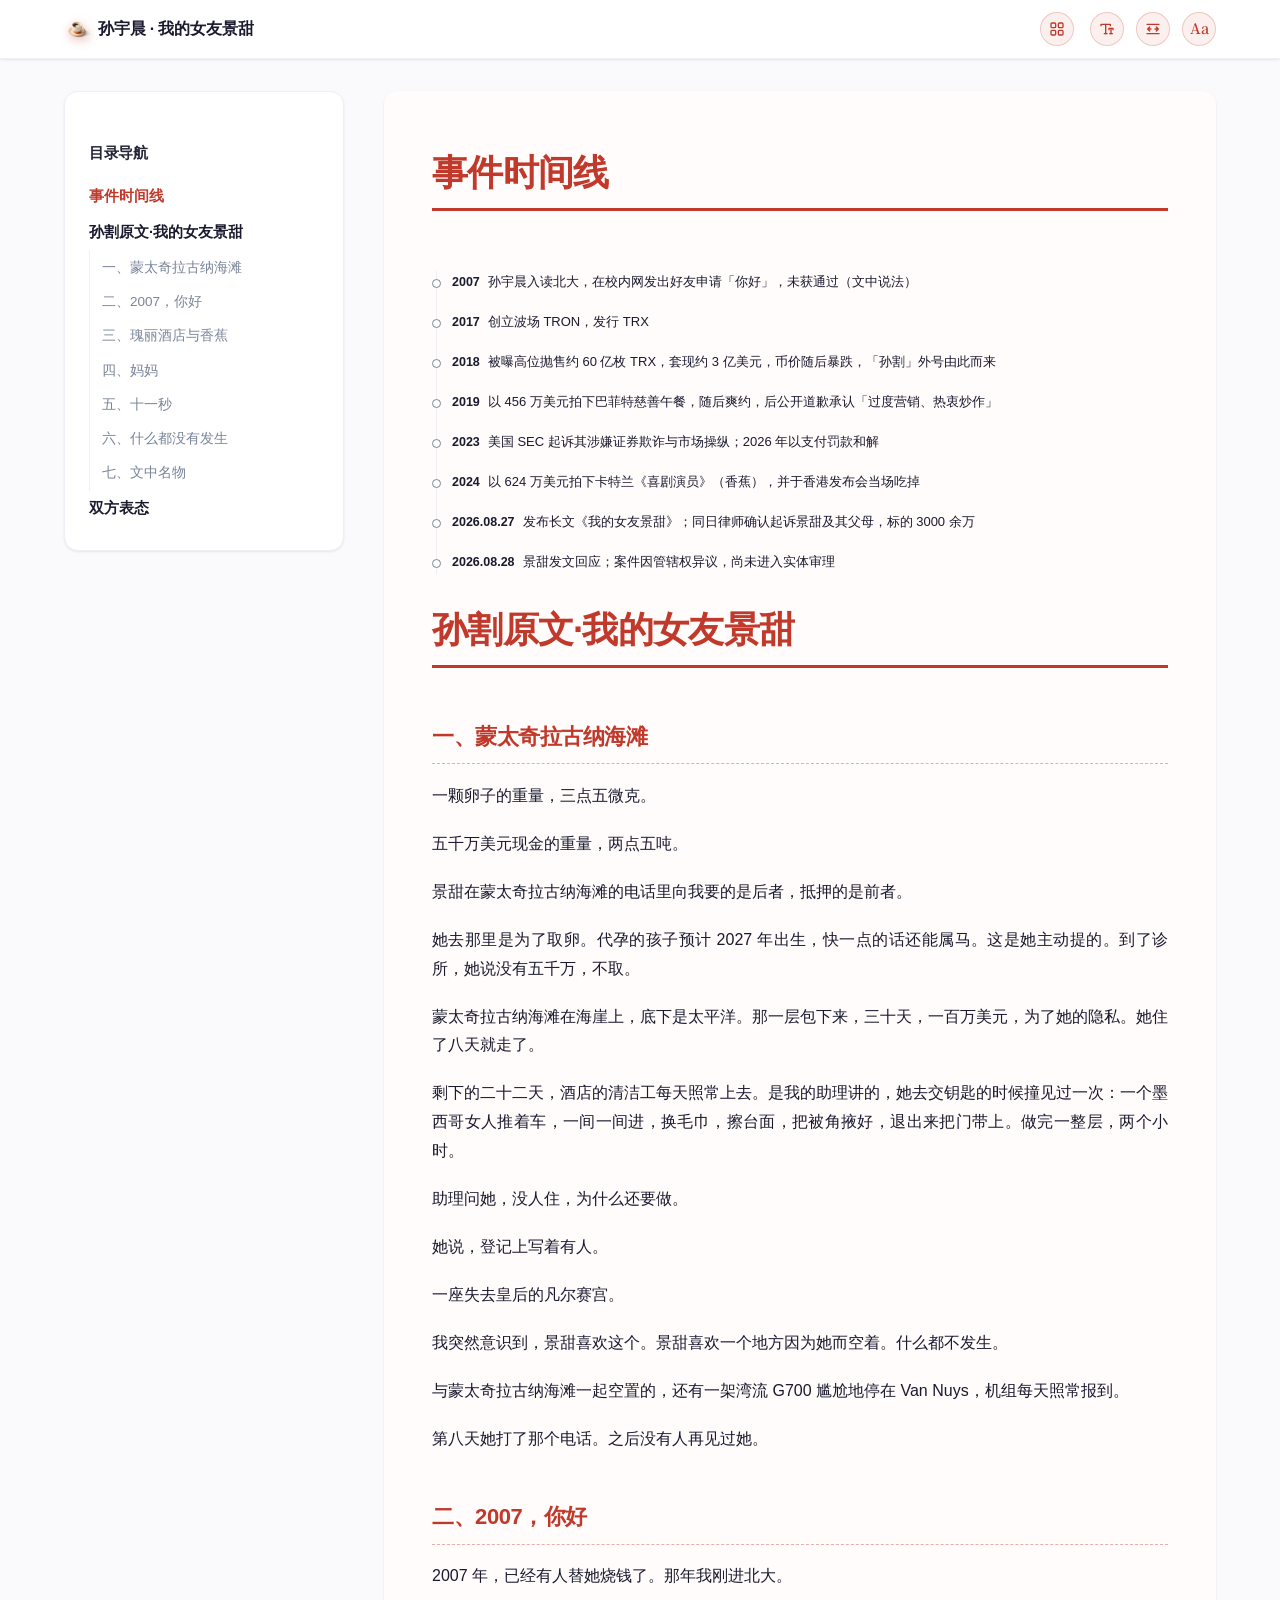
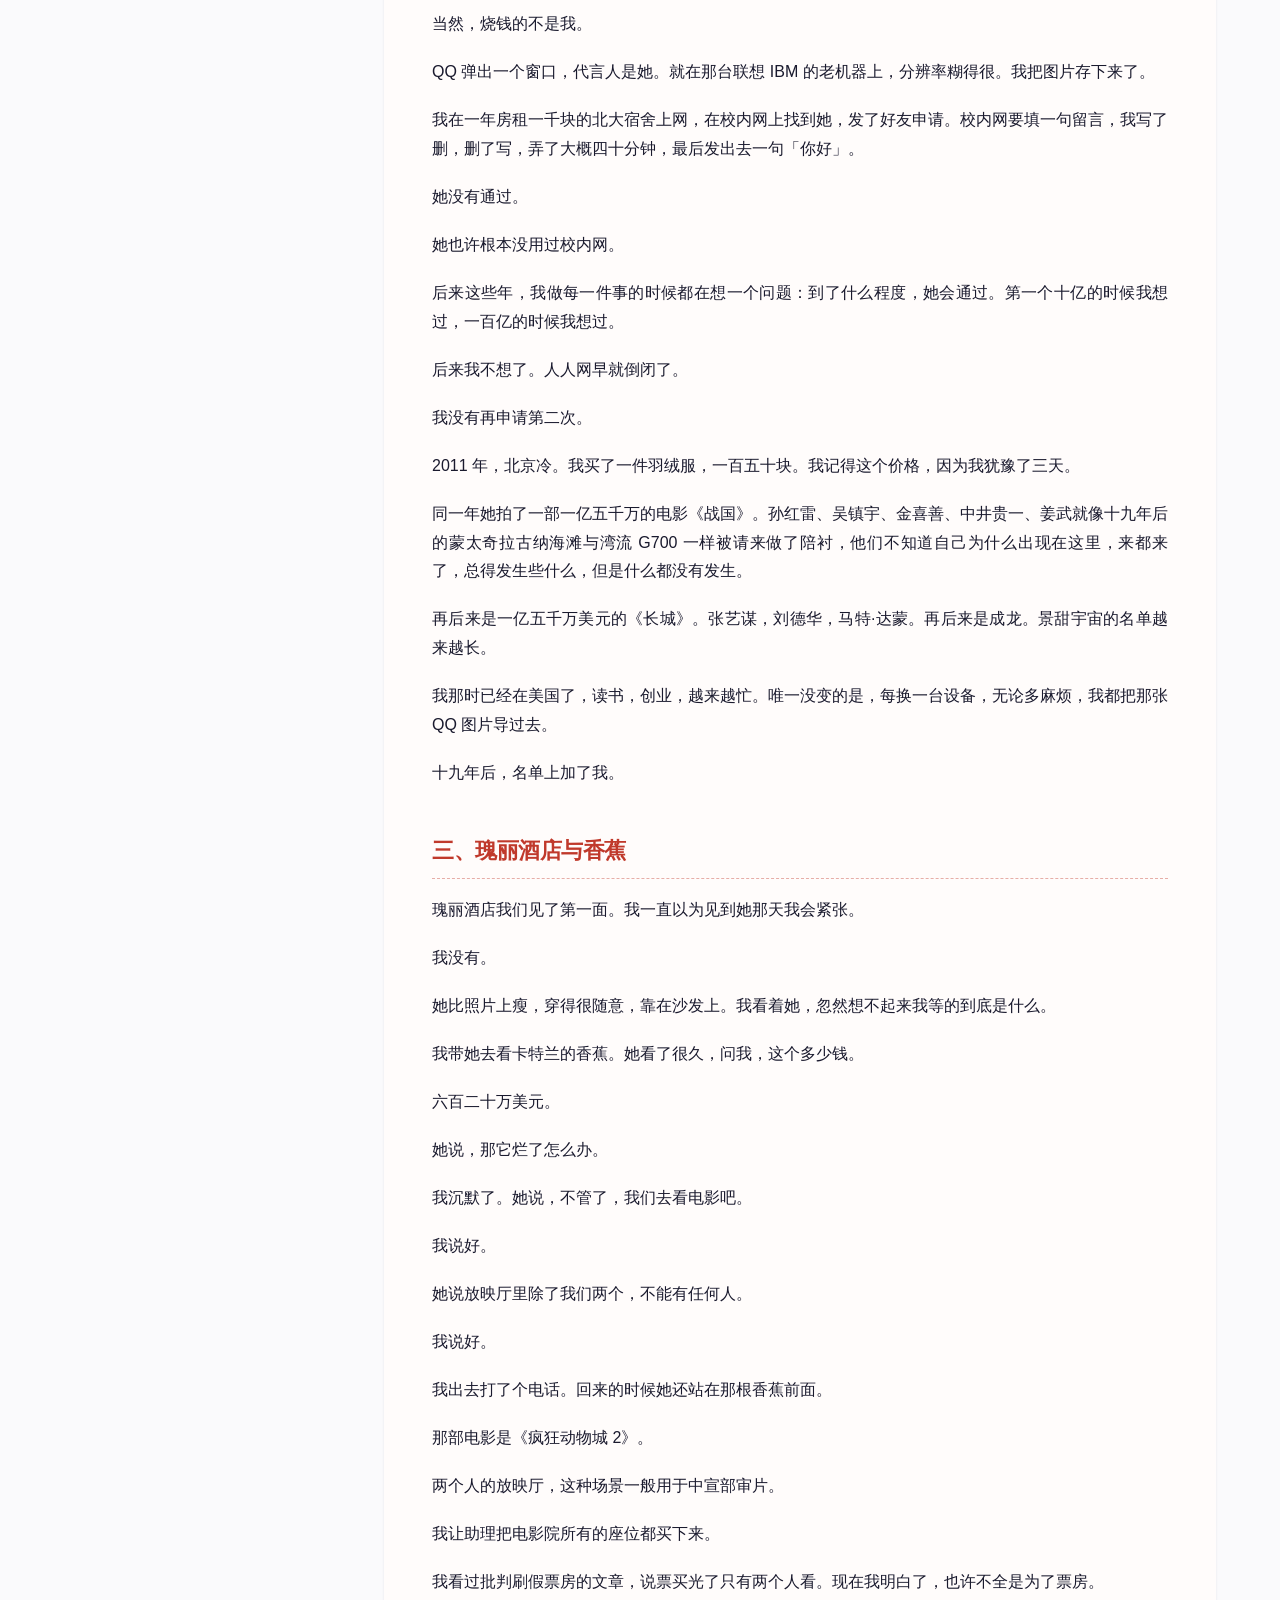
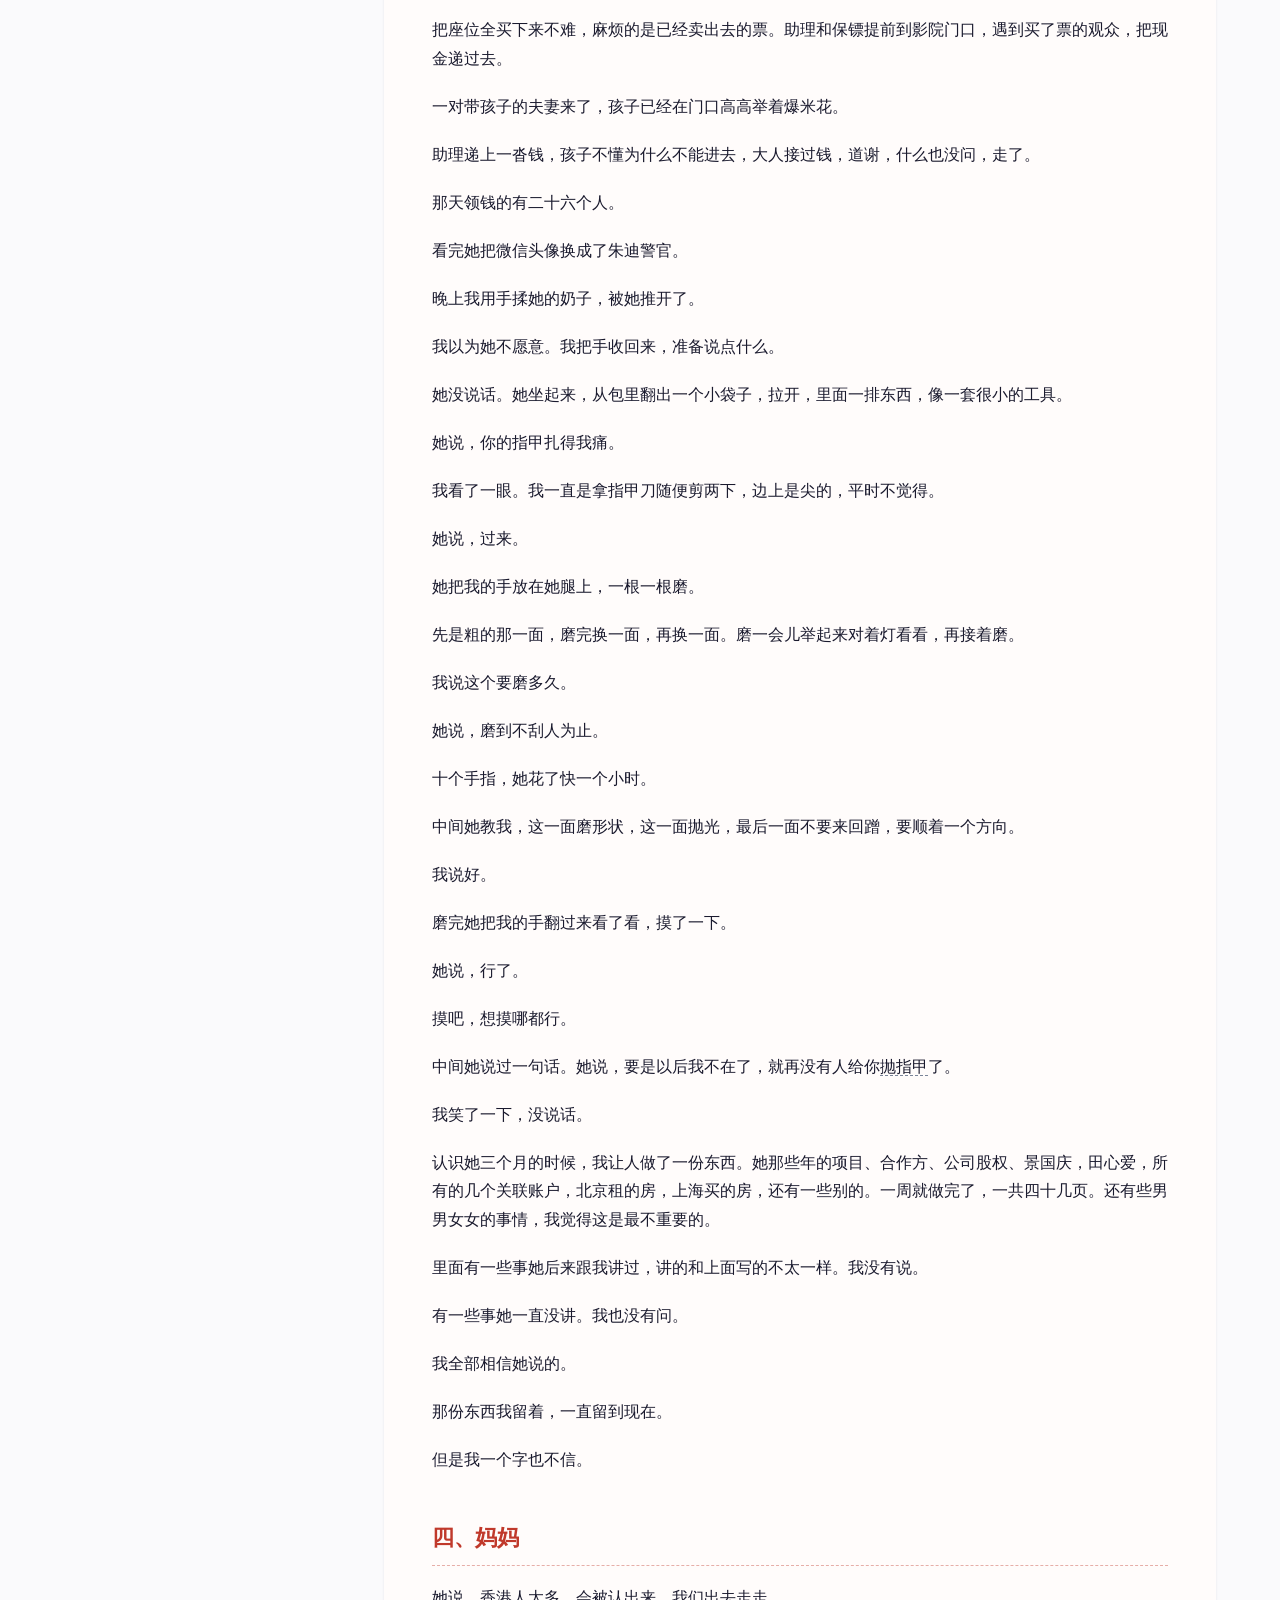
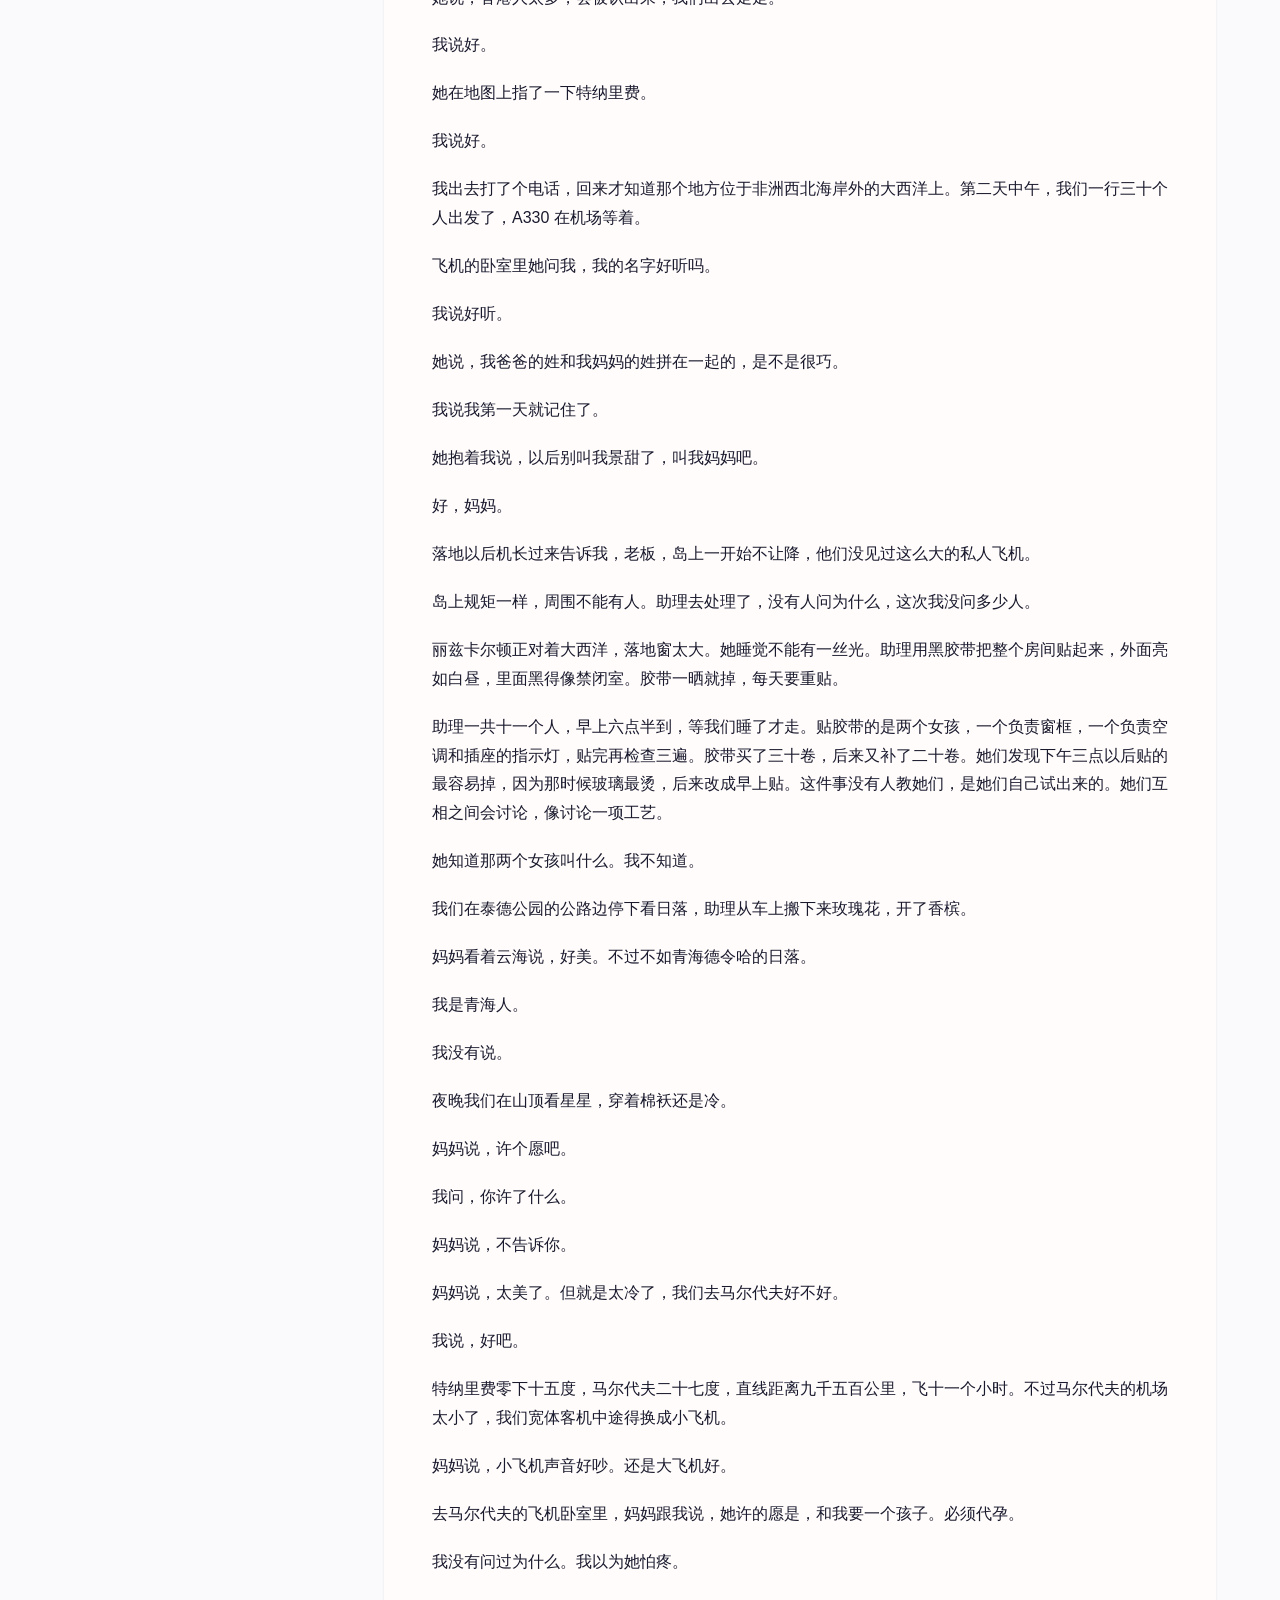
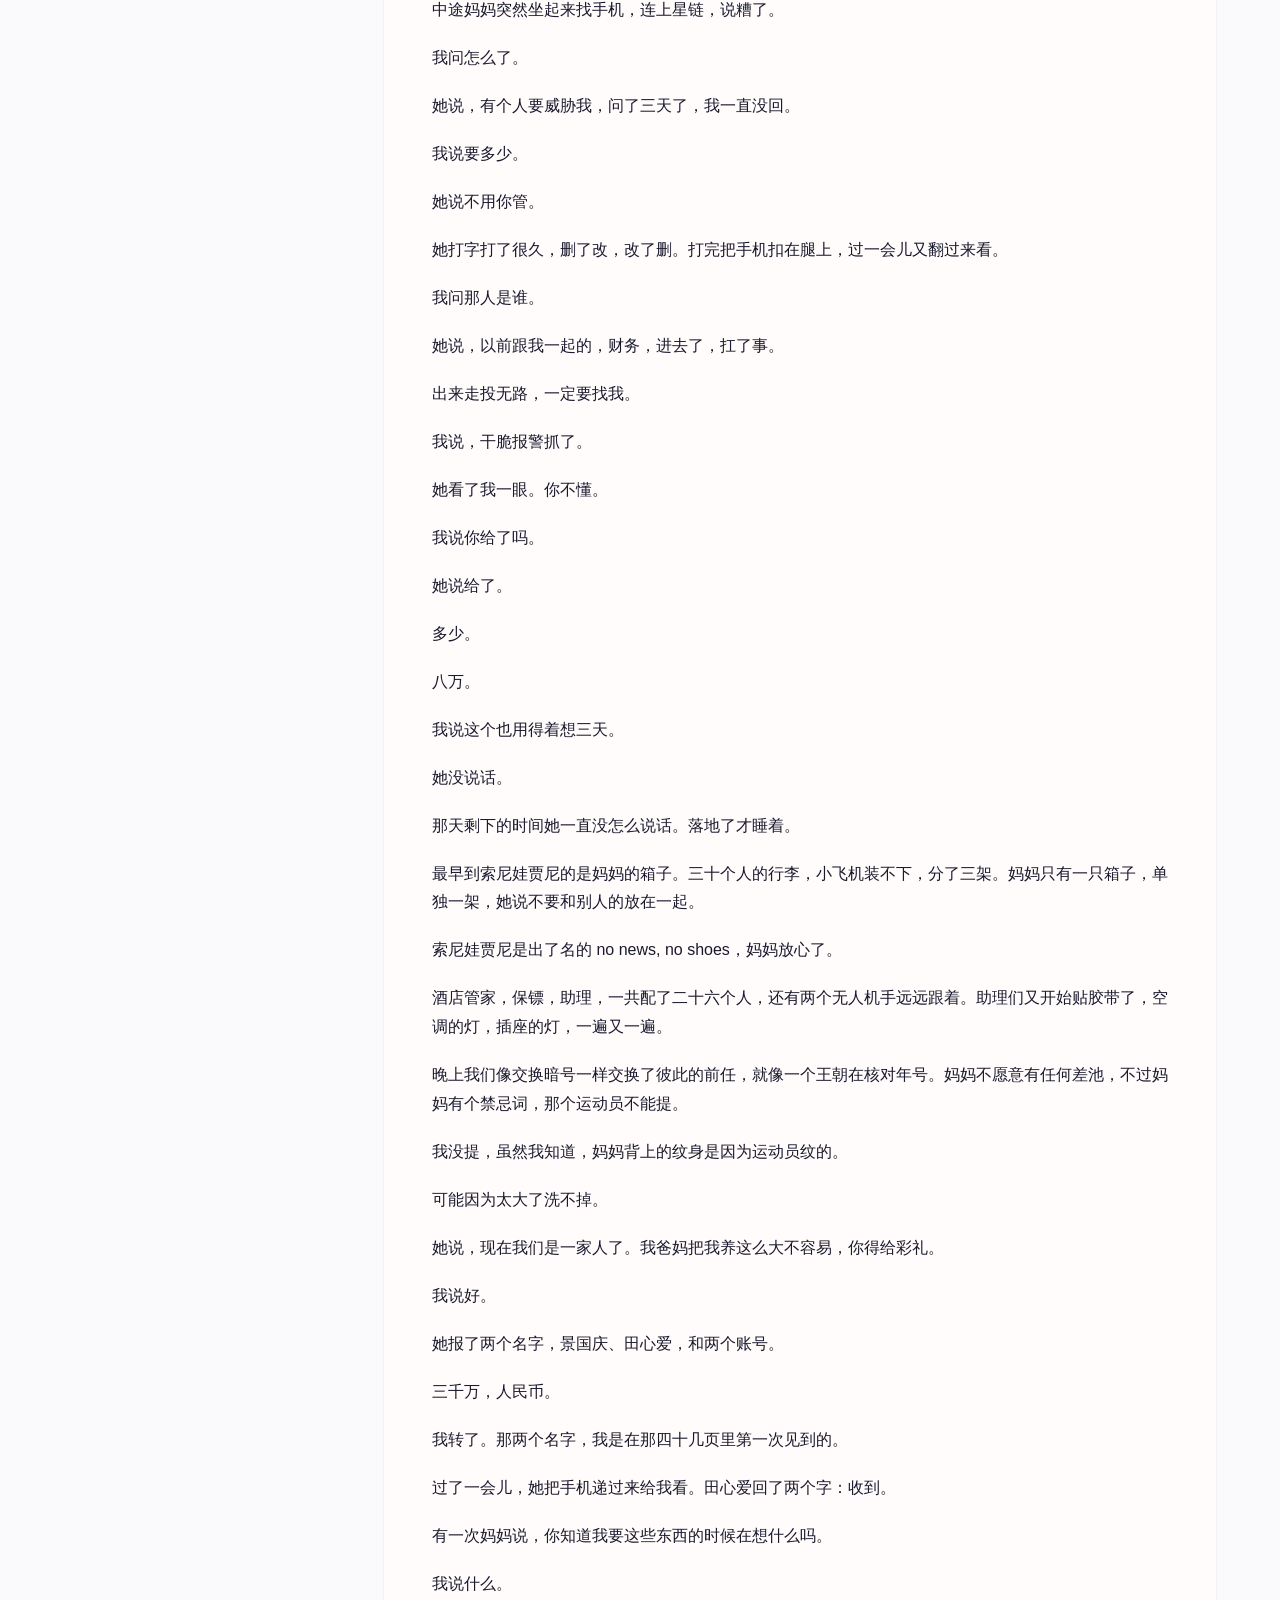
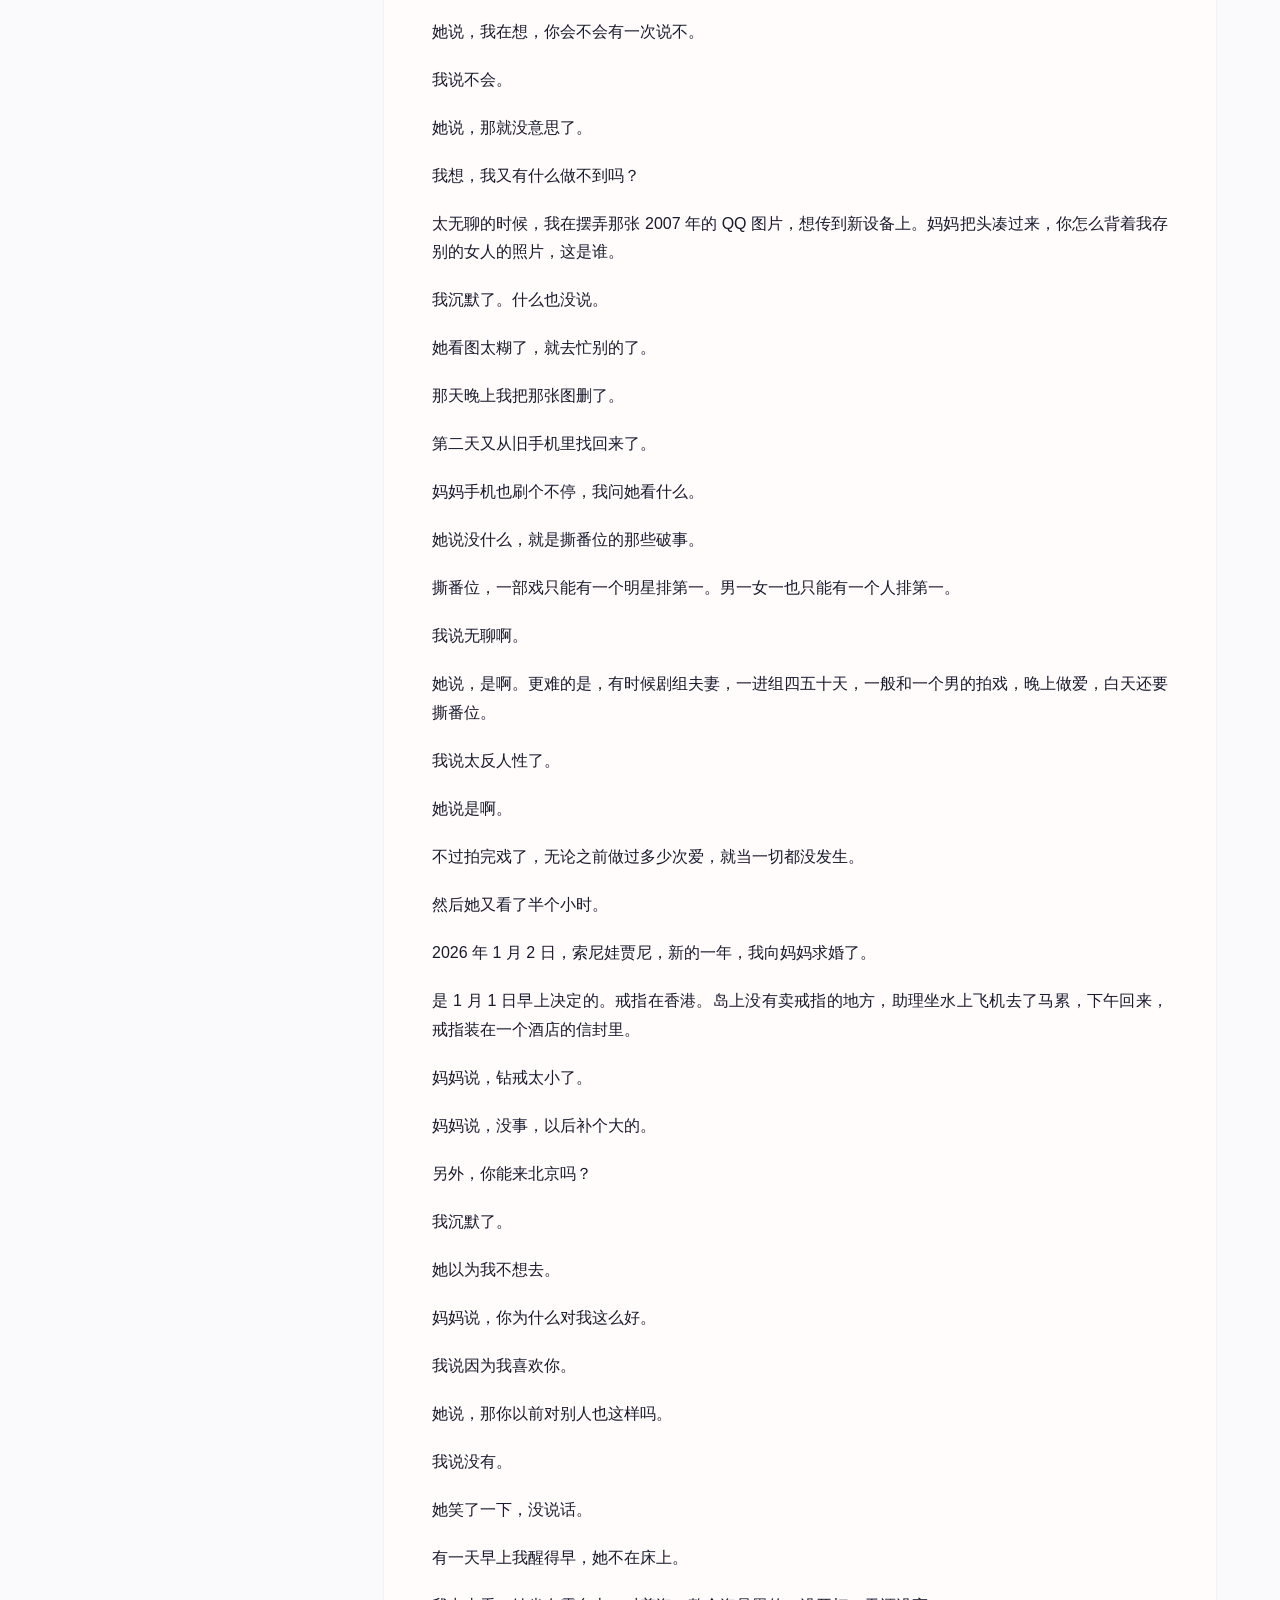
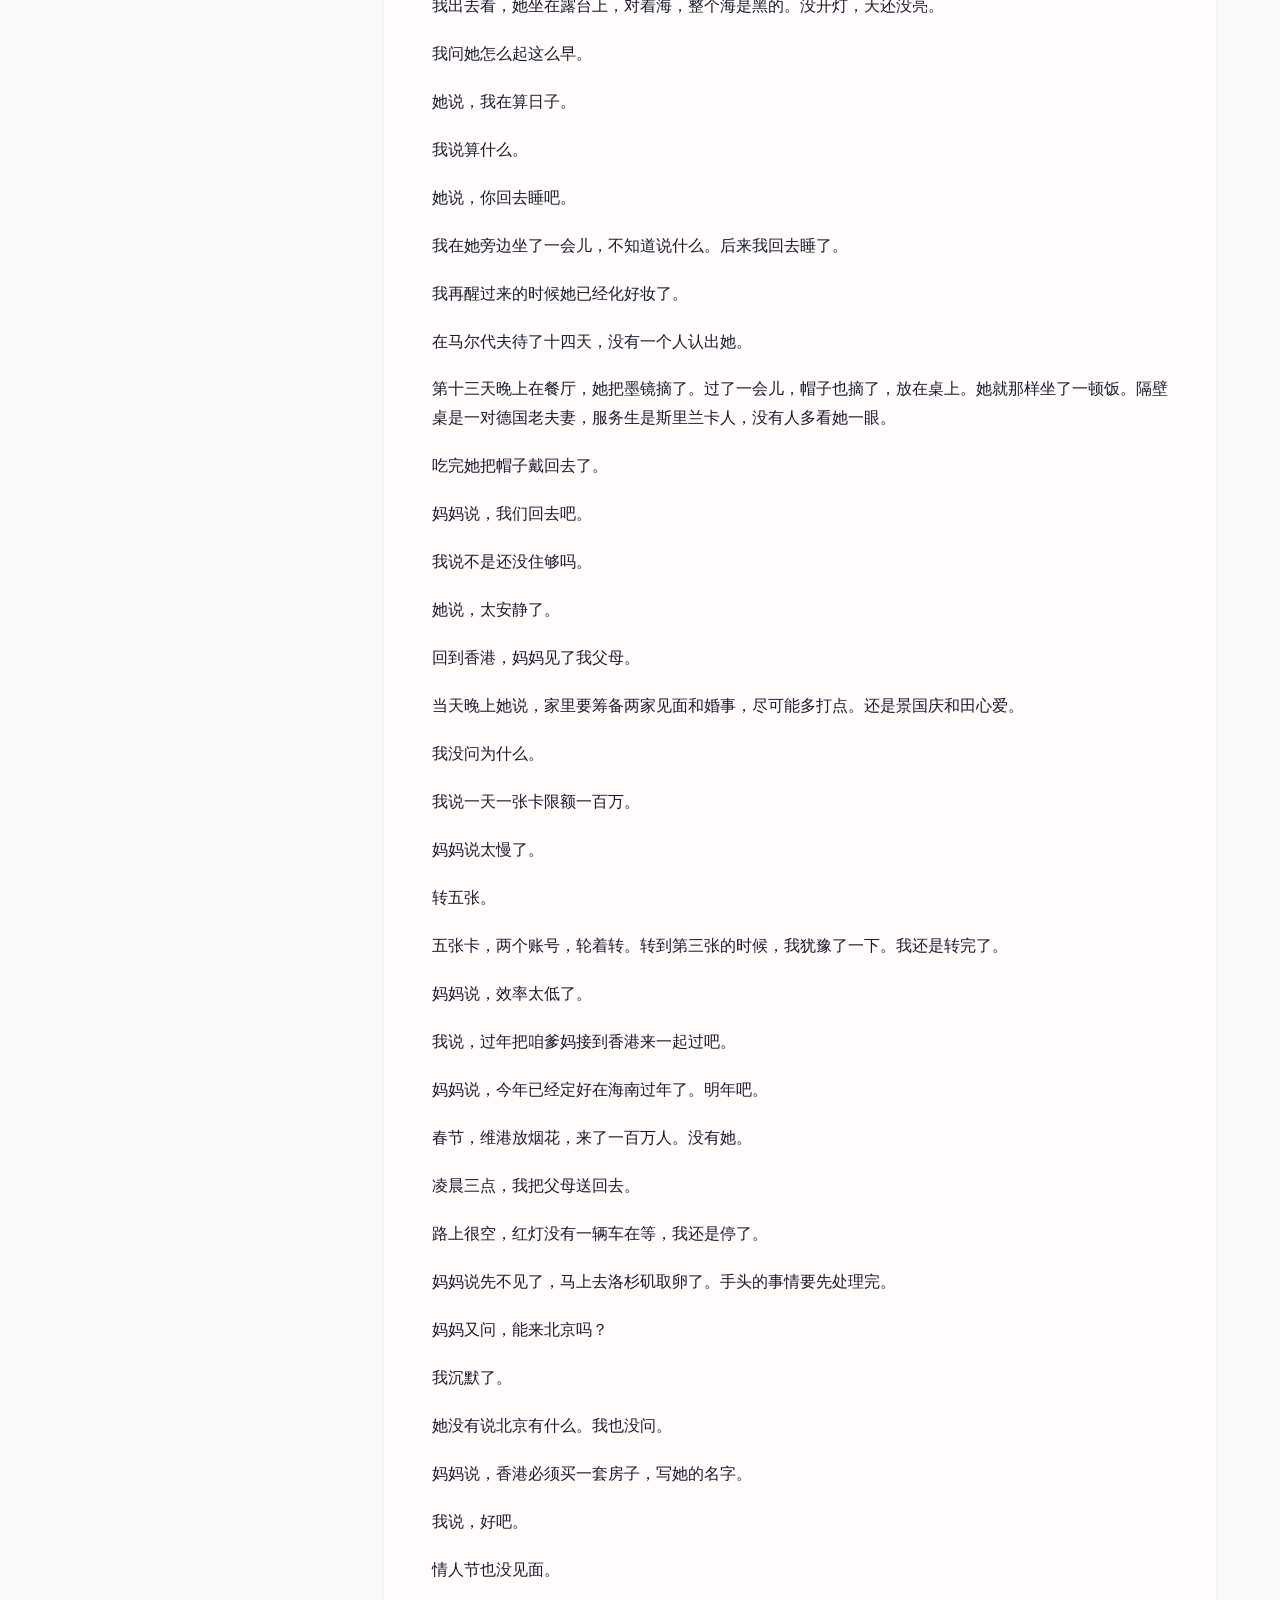
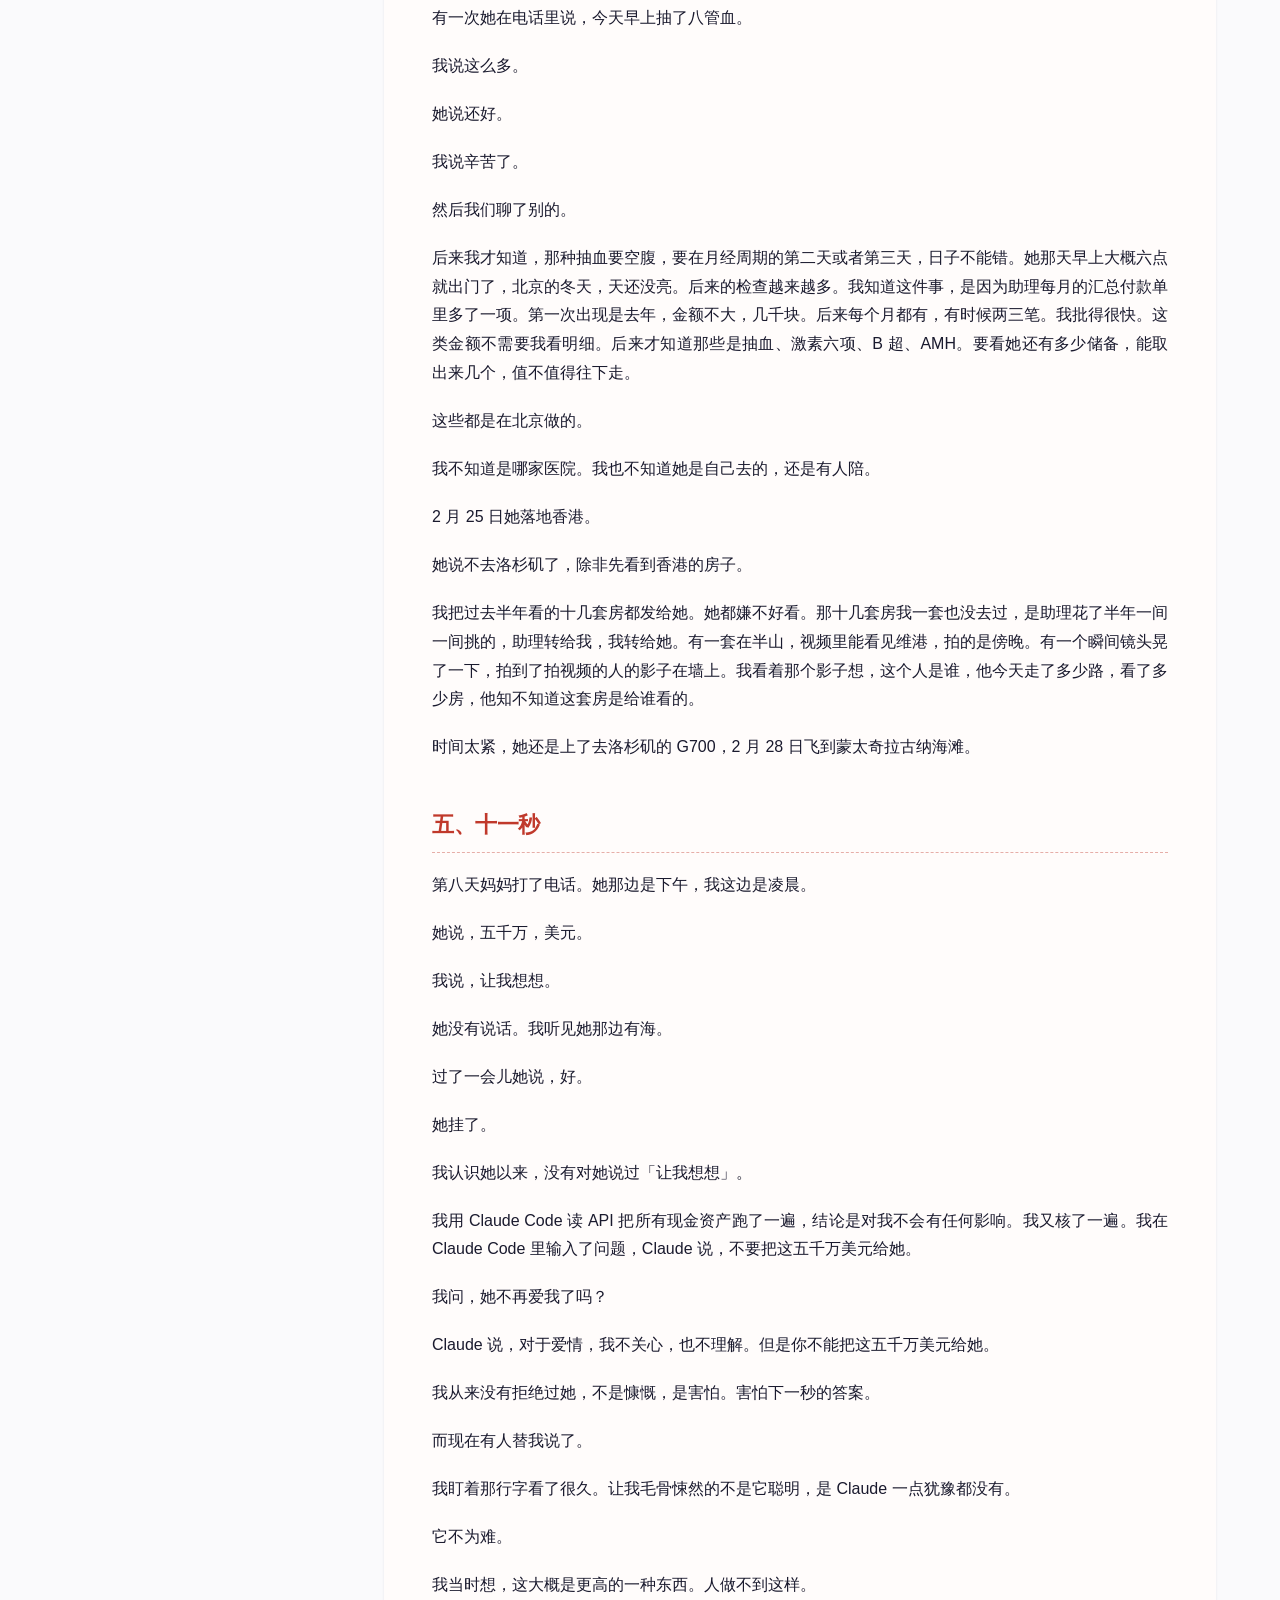
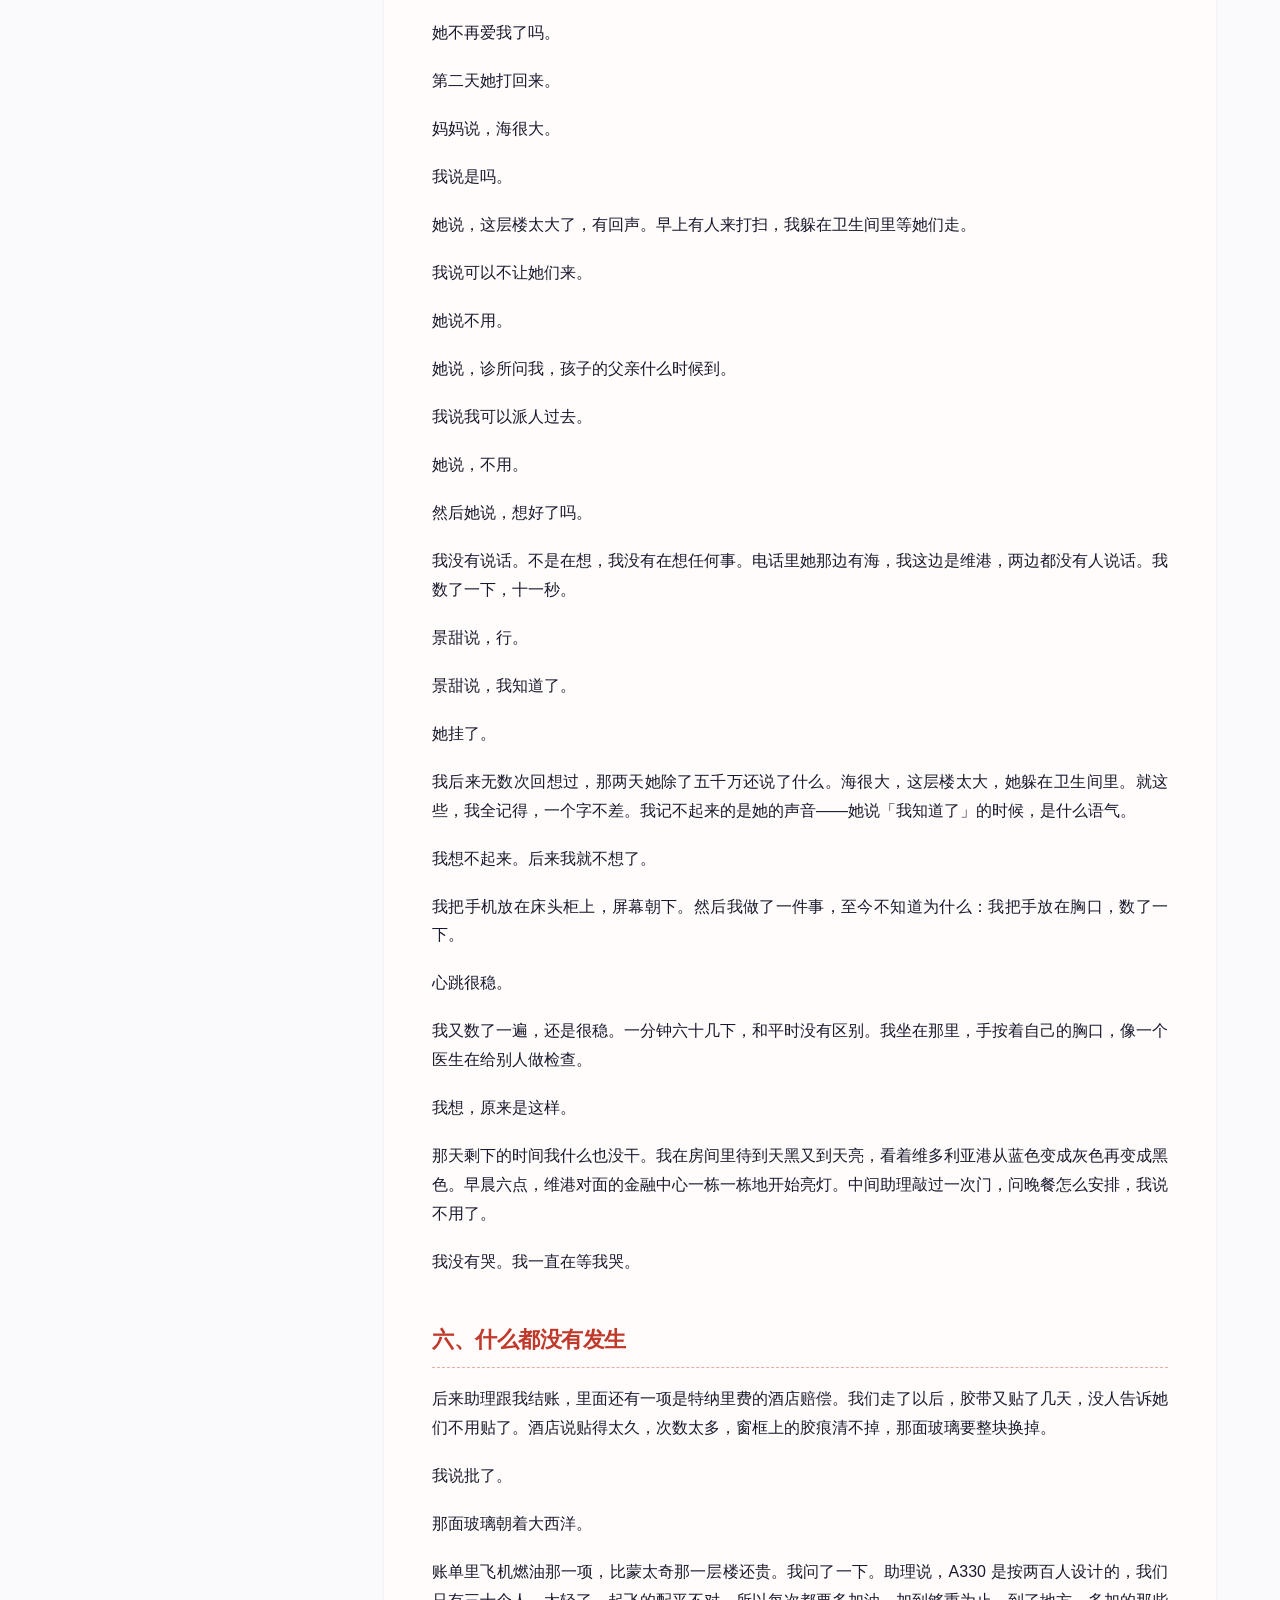
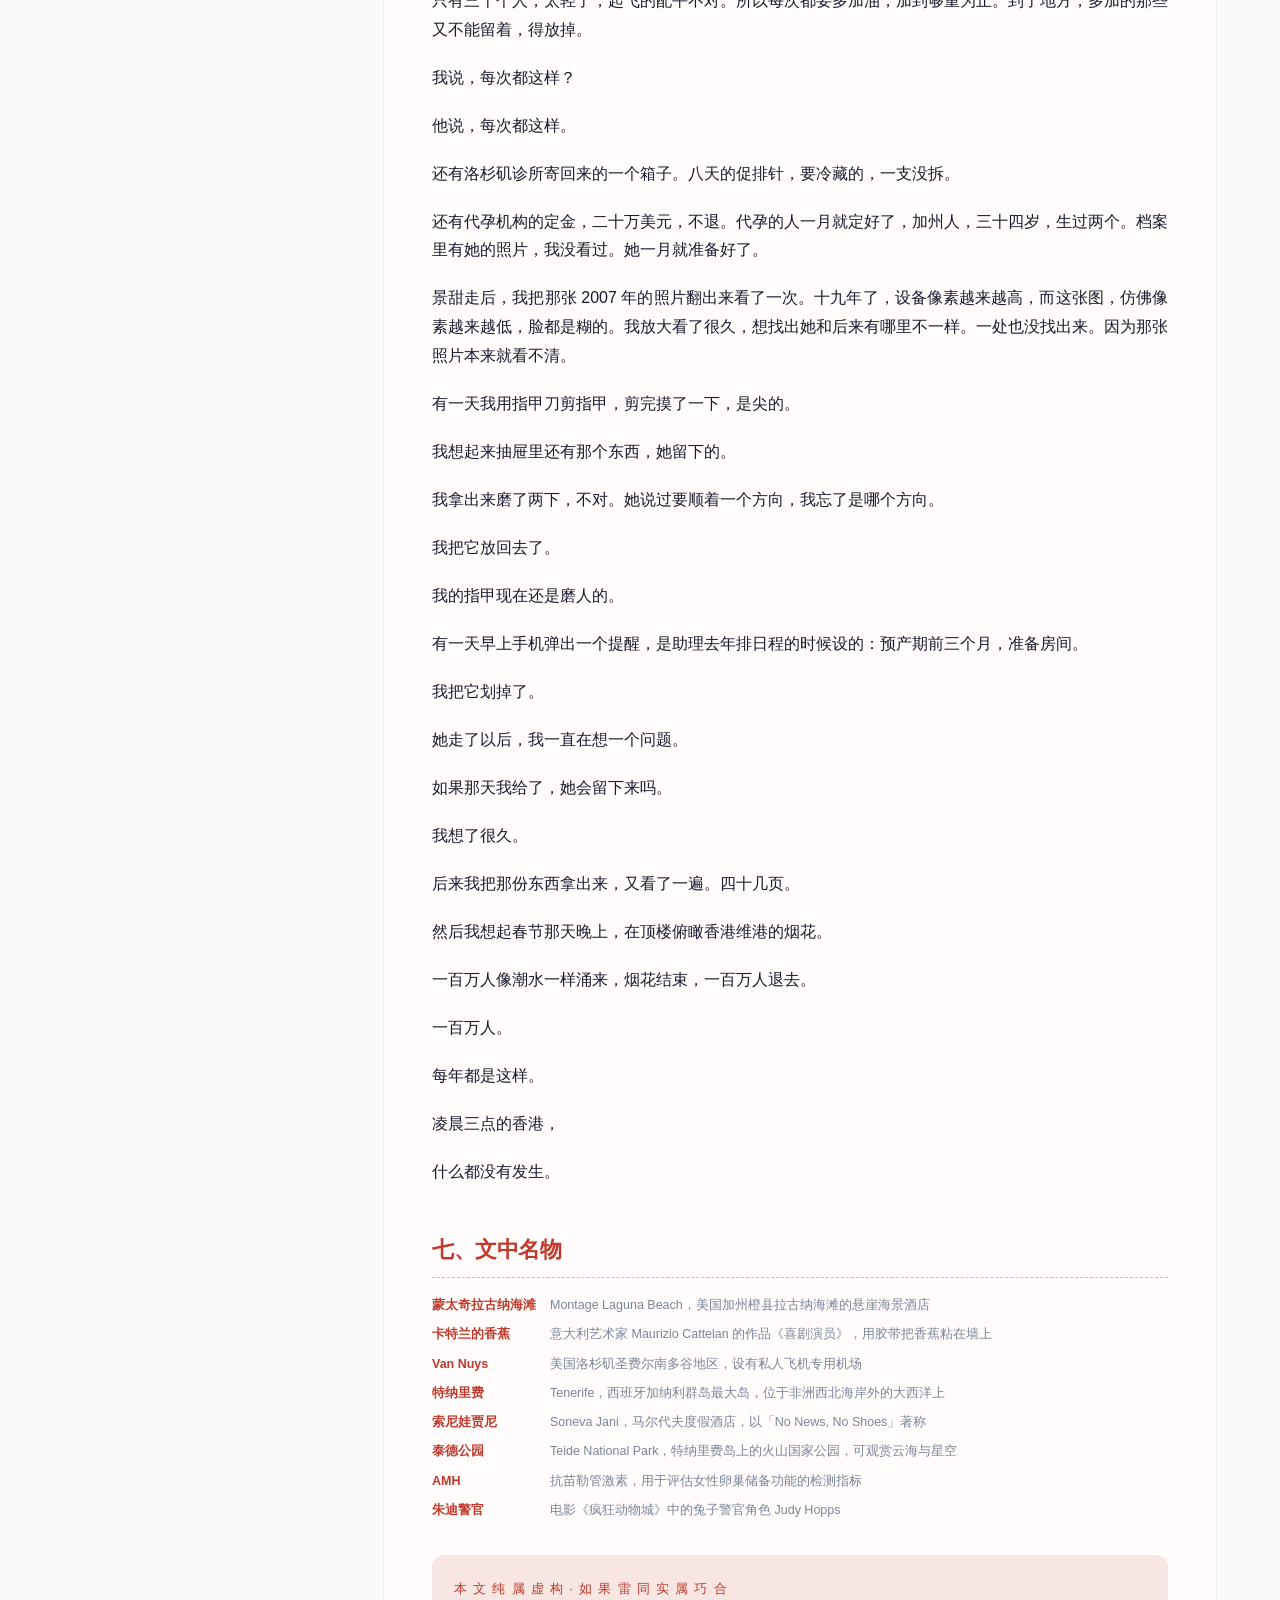
<file: sunyuchen/index.html>
<!DOCTYPE html>
<html lang="zh-CN">
<head>
    <meta charset="UTF-8">
    <meta name="viewport" content="width=device-width, initial-scale=1.0">
    <title>孙宇晨 · 我的女友景甜</title>
    <link rel="icon" type="image/png" href="../assets/brand.png">
    <link rel="preconnect" href="https://fonts.googleapis.com">
    <link rel="preconnect" href="https://fonts.gstatic.com" crossorigin>
    <link href="https://fonts.googleapis.com/css2?family=Noto+Serif+SC:wght@400;700;900&display=swap" rel="stylesheet">
    <link rel="stylesheet" href="../assets/theme.css">
    <style>

        /* 本话题主题色：朱砂红（仅覆盖变量，公共样式不动） */
        :root {
            --brand: #C0392B;
            --brand-light: #FBF0EE;
            --brand-pale: #F7E6E2;
            --content-bg: #FFFCFB;
        }
        @media (prefers-color-scheme: dark) {
            :root {
                --brand: #E0685A;
                --brand-light: rgba(192,57,43,0.16);
                --brand-pale: rgba(192,57,43,0.09);
            }
        }
        .btn { border-color: rgba(192,57,43,.22); }
        .main-content a:not(.no-style) { border-bottom-color: rgba(192,57,43,0.3); }
            /* 公共 CSS 里硬编码的橙色阴影，本话题一并换成朱砂红 */
        .back-to-top { box-shadow: 0 4px 14px rgba(192,57,43,0.35); }
            .logo-icon { filter: drop-shadow(0 2px 5px rgba(192,57,43,0.32)); }
            h1 { border-bottom-color: var(--brand); }
            h2 { border-bottom-color: rgba(192,57,43,0.4); }
            /* 一级目录紧跟首个章节时收紧，避免 margin 叠加显得松散 */
            h1 + h2 { margin-top: 1.4em; }

        /* ---- 本话题专属组件 ---- */
        .anno {
            border-bottom: 1px dashed var(--muted); cursor: help; position: relative;
        }
        .anno::after {
            content: attr(data-t);
            position: absolute; left: 50%; bottom: calc(100% + 9px);
            transform: translateX(-50%) translateY(4px);
            width: max-content; max-width: 260px;
            background: var(--ink); color: var(--bg);
            font-family: var(--font-sans); font-size: 12px; line-height: 1.65;
            padding: 9px 12px; border-radius: 8px; white-space: normal; text-align: left;
            opacity: 0; visibility: hidden; transition: .2s; z-index: 20;
        }
        .anno:hover::after { opacity: 1; visibility: visible; transform: translateX(-50%) translateY(0); }
        .anno.show::after { opacity: 1; visibility: visible; transform: translateX(-50%) translateY(0); }

        .essay-finale {
            margin: 34px 0; padding: 22px; text-align: center;
            border: none; border-radius: 12px;
            background: var(--brand-pale);
        }
        .essay-finale p { margin: 0; font-size: 13px; letter-spacing: .1em; color: var(--brand); }

        .versus { display: grid; grid-template-columns: 1fr 1fr; gap: 14px; margin: 14px 0 26px; }
        .vs {
            padding: 20px 22px; border-radius: 12px;
            background: var(--card); border: none; box-shadow: var(--shadow-sm);
        }
        .vs .who {
            display: flex; align-items: center; gap: 8px; margin-bottom: 11px;
            font-family: var(--font-sans); font-size: 13px; font-weight: 700;
        }
        .vs .who i { width: 6px; height: 6px; border-radius: 50%; }
        .vs-a .who i { background: var(--brand); }
        .vs-b .who i { background: #3D6B8E; }
        .vs .who span { color: var(--muted); font-weight: 400; font-size: 11.5px; }
        .vs p { font-family: var(--font-sans); font-size: 13px; line-height: 1.85; }
        .vs .src { margin-top: 10px; font-size: 11px; color: var(--muted); }

        .tl { list-style: none; position: relative; padding-left: 20px; margin: 14px 0 26px; }
        .tl::before {
            content: ""; position: absolute; left: 4px; top: 6px; bottom: 6px;
            width: 1px; background: var(--line);
        }
        .tl li {
            position: relative; padding: 6px 0;
            font-family: var(--font-sans); font-size: 13px; line-height: 1.75;
        }
        .tl li::before {
            content: ""; position: absolute; left: -20px; top: 14px;
            width: 7px; height: 7px; border-radius: 50%;
            background: var(--card); border: 1.5px solid var(--muted);
        }
        .tl li b {
            font-family: var(--font-sans); font-size: 12.5px;
            color: var(--ink); margin-right: 8px;
        }

        .glossary {
            display: grid; grid-template-columns: auto 1fr; gap: 8px 14px;
            margin: 14px 0 10px; font-family: var(--font-sans);
            font-size: 12.5px; line-height: 1.7;
        }
        .glossary dt { color: var(--brand); font-weight: 700; white-space: nowrap; }
        .glossary dd { margin: 0; color: var(--muted); }

        @media (max-width: 860px) {
            .essay-stats { grid-template-columns: repeat(2, 1fr); }
            .versus { grid-template-columns: 1fr; }
            .glossary { grid-template-columns: 1fr; gap: 2px 0; }
            .glossary dd { margin-bottom: 8px; }
        }
    
    </style>
</head>
<body>
    <script>
        (function(){
            var font = localStorage.getItem('pref-font');
            if (font === 'serif') document.body.classList.add('font-serif');
            var size = localStorage.getItem('pref-size');
            if (size && size !== 'medium') document.body.classList.add('size-' + size);
            var width = localStorage.getItem('pref-width');
            if (width && width !== 'medium') document.body.classList.add('width-' + width);
        })();
    </script>
    <div class="mobile-overlay" id="mobileOverlay"></div>
    <div id="progress-container"><div id="progress-bar"></div></div>

    <div class="topbar">
        <div class="topbar-inner">
            <div class="logo">
                <img class="logo-icon" src="../assets/brand.png" alt="Logo">
                孙宇晨 · 我的女友景甜
            </div>
            <div class="controls">
            <!-- topic-switch:begin -->
            <div class="topic-switch">
                <button class="btn icon-btn" id="topicToggle" title="切换话题" aria-label="切换话题">
                    <svg viewBox="0 0 24 24" fill="none" stroke="currentColor" stroke-width="2" stroke-linecap="round" stroke-linejoin="round"><rect x="3" y="3" width="7" height="7" rx="1.5"/><rect x="14" y="3" width="7" height="7" rx="1.5"/><rect x="3" y="14" width="7" height="7" rx="1.5"/><rect x="14" y="14" width="7" height="7" rx="1.5"/></svg>
                </button>
                <div class="topic-dropdown" id="topicDropdown">
                    <div class="dd-label">全 部 话 题</div>
                    <a href="../dingnei/" class="topic-item"><span class="dot" style="background:#ff6b00"></span><span class="txt">阿里巴巴 · 内网风暴</span></a><a href="../sunyuchen/" class="topic-item current"><span class="dot" style="background:#C0392B"></span><span class="txt">孙宇晨 · 我的女友景甜</span></a>
                    <div class="dd-sep"></div>
                    <a href="../" class="topic-item home"><span class="dot" style="background:var(--ink)"></span><span class="txt">返回话题首页</span></a>
                </div>
            </div>
            <!-- topic-switch:end -->
                <button class="btn icon-btn" id="sizeToggle" title="字号: 适中">
                    <svg viewBox="0 0 24 24" fill="none" stroke="currentColor" stroke-width="2" stroke-linecap="round" stroke-linejoin="round"><path d="M3 7V5h14v2"></path><path d="M10 5v14"></path><path d="M8 19h4"></path><path d="M15 13v-2h6v2"></path><path d="M18 11v8"></path><path d="M16 19h4"></path></svg>
                </button>
                <button class="btn icon-btn" id="widthToggle" title="切换宽度 (较宽)">
                    <svg viewBox="0 0 24 24" fill="none" stroke="currentColor" stroke-width="2" stroke-linecap="round" stroke-linejoin="round"><path d="M3 5h18M3 19h18M4 12h5M7 9l-3 3 3 3M15 12h5M17 9l3 3-3 3"/></svg>
                </button>
                <button class="btn icon-btn" id="fontToggle" title="切换字体 (Serif)">
                    <span style="font-size: 14.5px; font-family: var(--font-serif); line-height: 1; transform: translateY(-1px); display: inline-block;">Aa</span>
                </button>
            </div>
        </div>
    </div>

    <div class="layout">
        <aside class="sidebar">
            <h3>目录导航</h3>
            <div id="toc-container">
            
            

            </div>
        </aside>
        
        <main class="main-content">


<h1>事件时间线</h1>

<ul class="tl">
<li><b>2007</b>孙宇晨入读北大，在校内网发出好友申请「你好」，未获通过（文中说法）</li>
<li><b>2017</b>创立波场 TRON，发行 TRX</li>
<li><b>2018</b>被曝高位抛售约 60 亿枚 TRX，套现约 3 亿美元，币价随后暴跌，「孙割」外号由此而来</li>
<li><b>2019</b>以 456 万美元拍下巴菲特慈善午餐，随后爽约，后公开道歉承认「过度营销、热衷炒作」</li>
<li><b>2023</b>美国 SEC 起诉其涉嫌证券欺诈与市场操纵；2026 年以支付罚款和解</li>
<li><b>2024</b>以 624 万美元拍下卡特兰《喜剧演员》（香蕉），并于香港发布会当场吃掉</li>
<li><b>2026.08.27</b>发布长文《我的女友景甜》；同日律师确认起诉景甜及其父母，标的 3000 余万</li>
<li><b>2026.08.28</b>景甜发文回应；案件因管辖权异议，尚未进入实体审理</li>
</ul>

<h1>孙割原文·我的女友景甜</h1>

<h2>一、蒙太奇拉古纳海滩</h2>

<p>一颗卵子的重量，三点五微克。</p>
<p>五千万美元现金的重量，两点五吨。</p>
<p>景甜在蒙太奇拉古纳海滩的电话里向我要的是后者，抵押的是前者。</p>
<p>她去那里是为了取卵。代孕的孩子预计 2027 年出生，快一点的话还能属马。这是她主动提的。到了诊所，她说没有五千万，不取。</p>
<p>蒙太奇拉古纳海滩在海崖上，底下是太平洋。那一层包下来，三十天，一百万美元，为了她的隐私。她住了八天就走了。</p>
<p>剩下的二十二天，酒店的清洁工每天照常上去。是我的助理讲的，她去交钥匙的时候撞见过一次：一个墨西哥女人推着车，一间一间进，换毛巾，擦台面，把被角掖好，退出来把门带上。做完一整层，两个小时。</p>
<p>助理问她，没人住，为什么还要做。</p>
<p>她说，登记上写着有人。</p>
<p>一座失去皇后的凡尔赛宫。</p>
<p>我突然意识到，景甜喜欢这个。景甜喜欢一个地方因为她而空着。什么都不发生。</p>
<p>与蒙太奇拉古纳海滩一起空置的，还有一架湾流 G700 尴尬地停在 Van Nuys，机组每天照常报到。</p>
<p>第八天她打了那个电话。之后没有人再见过她。</p>

<h2>二、2007，你好</h2>

<p>2007 年，已经有人替她烧钱了。那年我刚进北大。</p>
<p>当然，烧钱的不是我。</p>
<p>QQ 弹出一个窗口，代言人是她。就在那台联想 IBM 的老机器上，分辨率糊得很。我把图片存下来了。</p>
<p>我在一年房租一千块的北大宿舍上网，在校内网上找到她，发了好友申请。校内网要填一句留言，我写了删，删了写，弄了大概四十分钟，最后发出去一句「你好」。</p>
<p>她没有通过。</p>
<p>她也许根本没用过校内网。</p>
<p>后来这些年，我做每一件事的时候都在想一个问题：到了什么程度，她会通过。第一个十亿的时候我想过，一百亿的时候我想过。</p>
<p>后来我不想了。人人网早就倒闭了。</p>
<p>我没有再申请第二次。</p>
<p>2011 年，北京冷。我买了一件羽绒服，一百五十块。我记得这个价格，因为我犹豫了三天。</p>
<p>同一年她拍了一部一亿五千万的电影《战国》。孙红雷、吴镇宇、金喜善、中井贵一、姜武就像十九年后的蒙太奇拉古纳海滩与湾流 G700 一样被请来做了陪衬，他们不知道自己为什么出现在这里，来都来了，总得发生些什么，但是什么都没有发生。</p>
<p>再后来是一亿五千万美元的《长城》。张艺谋，刘德华，马特·达蒙。再后来是成龙。景甜宇宙的名单越来越长。</p>
<p>我那时已经在美国了，读书，创业，越来越忙。唯一没变的是，每换一台设备，无论多麻烦，我都把那张 QQ 图片导过去。</p>
<p>十九年后，名单上加了我。</p>

<h2>三、瑰丽酒店与香蕉</h2>

<p>瑰丽酒店我们见了第一面。我一直以为见到她那天我会紧张。</p>
<p>我没有。</p>
<p>她比照片上瘦，穿得很随意，靠在沙发上。我看着她，忽然想不起来我等的到底是什么。</p>
<p>我带她去看卡特兰的香蕉。她看了很久，问我，这个多少钱。</p>
<p>六百二十万美元。</p>
<p>她说，那它烂了怎么办。</p>
<p>我沉默了。她说，不管了，我们去看电影吧。</p>
<p>我说好。</p>
<p>她说放映厅里除了我们两个，不能有任何人。</p>
<p>我说好。</p>
<p>我出去打了个电话。回来的时候她还站在那根香蕉前面。</p>
<p>那部电影是《疯狂动物城 2》。</p>
<p>两个人的放映厅，这种场景一般用于中宣部审片。</p>
<p>我让助理把电影院所有的座位都买下来。</p>
<p>我看过批判刷假票房的文章，说票买光了只有两个人看。现在我明白了，也许不全是为了票房。</p>
<p>把座位全买下来不难，麻烦的是已经卖出去的票。助理和保镖提前到影院门口，遇到买了票的观众，把现金递过去。</p>
<p>一对带孩子的夫妻来了，孩子已经在门口高高举着爆米花。</p>
<p>助理递上一沓钱，孩子不懂为什么不能进去，大人接过钱，道谢，什么也没问，走了。</p>
<p>那天领钱的有二十六个人。</p>
<p>看完她把微信头像换成了朱迪警官。</p>
<p>晚上我用手揉她的奶子，被她推开了。</p>
<p>我以为她不愿意。我把手收回来，准备说点什么。</p>
<p>她没说话。她坐起来，从包里翻出一个小袋子，拉开，里面一排东西，像一套很小的工具。</p>
<p>她说，你的指甲扎得我痛。</p>
<p>我看了一眼。我一直是拿指甲刀随便剪两下，边上是尖的，平时不觉得。</p>
<p>她说，过来。</p>
<p>她把我的手放在她腿上，一根一根磨。</p>
<p>先是粗的那一面，磨完换一面，再换一面。磨一会儿举起来对着灯看看，再接着磨。</p>
<p>我说这个要磨多久。</p>
<p>她说，磨到不刮人为止。</p>
<p>十个手指，她花了快一个小时。</p>
<p>中间她教我，这一面磨形状，这一面抛光，最后一面不要来回蹭，要顺着一个方向。</p>
<p>我说好。</p>
<p>磨完她把我的手翻过来看了看，摸了一下。</p>
<p>她说，行了。</p>
<p>摸吧，想摸哪都行。</p>
<p>中间她说过一句话。她说，要是以后我不在了，就再没有人给你<span class="anno" data-t="校注：原文作「抛指甲」。据上下文「一根一根磨」及后文「我忘了是哪个方向」，当为「磨指甲」之误，保留原字以存真。">抛指甲</span>了。</p>
<p>我笑了一下，没说话。</p>
<p>认识她三个月的时候，我让人做了一份东西。她那些年的项目、合作方、公司股权、景国庆，田心爱，所有的几个关联账户，北京租的房，上海买的房，还有一些别的。一周就做完了，一共四十几页。还有些男男女女的事情，我觉得这是最不重要的。</p>
<p>里面有一些事她后来跟我讲过，讲的和上面写的不太一样。我没有说。</p>
<p>有一些事她一直没讲。我也没有问。</p>
<p>我全部相信她说的。</p>
<p>那份东西我留着，一直留到现在。</p>
<p>但是我一个字也不信。</p>

<h2>四、妈妈</h2>

<p>她说，香港人太多，会被认出来，我们出去走走。</p>
<p>我说好。</p>
<p>她在地图上指了一下特纳里费。</p>
<p>我说好。</p>
<p>我出去打了个电话，回来才知道那个地方位于非洲西北海岸外的大西洋上。第二天中午，我们一行三十个人出发了，A330 在机场等着。</p>
<p>飞机的卧室里她问我，我的名字好听吗。</p>
<p>我说好听。</p>
<p>她说，我爸爸的姓和我妈妈的姓拼在一起的，是不是很巧。</p>
<p>我说我第一天就记住了。</p>
<p>她抱着我说，以后别叫我景甜了，叫我妈妈吧。</p>
<p>好，妈妈。</p>
<p>落地以后机长过来告诉我，老板，岛上一开始不让降，他们没见过这么大的私人飞机。</p>
<p>岛上规矩一样，周围不能有人。助理去处理了，没有人问为什么，这次我没问多少人。</p>
<p>丽兹卡尔顿正对着大西洋，落地窗太大。她睡觉不能有一丝光。助理用黑胶带把整个房间贴起来，外面亮如白昼，里面黑得像禁闭室。胶带一晒就掉，每天要重贴。</p>
<p>助理一共十一个人，早上六点半到，等我们睡了才走。贴胶带的是两个女孩，一个负责窗框，一个负责空调和插座的指示灯，贴完再检查三遍。胶带买了三十卷，后来又补了二十卷。她们发现下午三点以后贴的最容易掉，因为那时候玻璃最烫，后来改成早上贴。这件事没有人教她们，是她们自己试出来的。她们互相之间会讨论，像讨论一项工艺。</p>
<p>她知道那两个女孩叫什么。我不知道。</p>
<p>我们在泰德公园的公路边停下看日落，助理从车上搬下来玫瑰花，开了香槟。</p>
<p>妈妈看着云海说，好美。不过不如青海德令哈的日落。</p>
<p>我是青海人。</p>
<p>我没有说。</p>
<p>夜晚我们在山顶看星星，穿着棉袄还是冷。</p>
<p>妈妈说，许个愿吧。</p>
<p>我问，你许了什么。</p>
<p>妈妈说，不告诉你。</p>
<p>妈妈说，太美了。但就是太冷了，我们去马尔代夫好不好。</p>
<p>我说，好吧。</p>
<p>特纳里费零下十五度，马尔代夫二十七度，直线距离九千五百公里，飞十一个小时。不过马尔代夫的机场太小了，我们宽体客机中途得换成小飞机。</p>
<p>妈妈说，小飞机声音好吵。还是大飞机好。</p>
<p>去马尔代夫的飞机卧室里，妈妈跟我说，她许的愿是，和我要一个孩子。必须代孕。</p>
<p>我没有问过为什么。我以为她怕疼。</p>
<p>中途妈妈突然坐起来找手机，连上星链，说糟了。</p>
<p>我问怎么了。</p>
<p>她说，有个人要威胁我，问了三天了，我一直没回。</p>
<p>我说要多少。</p>
<p>她说不用你管。</p>
<p>她打字打了很久，删了改，改了删。打完把手机扣在腿上，过一会儿又翻过来看。</p>
<p>我问那人是谁。</p>
<p>她说，以前跟我一起的，财务，进去了，扛了事。</p>
<p>出来走投无路，一定要找我。</p>
<p>我说，干脆报警抓了。</p>
<p>她看了我一眼。你不懂。</p>
<p>我说你给了吗。</p>
<p>她说给了。</p>
<p>多少。</p>
<p>八万。</p>
<p>我说这个也用得着想三天。</p>
<p>她没说话。</p>
<p>那天剩下的时间她一直没怎么说话。落地了才睡着。</p>
<p>最早到索尼娃贾尼的是妈妈的箱子。三十个人的行李，小飞机装不下，分了三架。妈妈只有一只箱子，单独一架，她说不要和别人的放在一起。</p>
<p>索尼娃贾尼是出了名的 no news, no shoes，妈妈放心了。</p>
<p>酒店管家，保镖，助理，一共配了二十六个人，还有两个无人机手远远跟着。助理们又开始贴胶带了，空调的灯，插座的灯，一遍又一遍。</p>
<p>晚上我们像交换暗号一样交换了彼此的前任，就像一个王朝在核对年号。妈妈不愿意有任何差池，不过妈妈有个禁忌词，那个运动员不能提。</p>
<p>我没提，虽然我知道，妈妈背上的纹身是因为运动员纹的。</p>
<p>可能因为太大了洗不掉。</p>
<p>她说，现在我们是一家人了。我爸妈把我养这么大不容易，你得给彩礼。</p>
<p>我说好。</p>
<p>她报了两个名字，景国庆、田心爱，和两个账号。</p>
<p>三千万，人民币。</p>
<p>我转了。那两个名字，我是在那四十几页里第一次见到的。</p>
<p>过了一会儿，她把手机递过来给我看。田心爱回了两个字：收到。</p>
<p>有一次妈妈说，你知道我要这些东西的时候在想什么吗。</p>
<p>我说什么。</p>
<p>她说，我在想，你会不会有一次说不。</p>
<p>我说不会。</p>
<p>她说，那就没意思了。</p>
<p>我想，我又有什么做不到吗？</p>
<p>太无聊的时候，我在摆弄那张 2007 年的 QQ 图片，想传到新设备上。妈妈把头凑过来，你怎么背着我存别的女人的照片，这是谁。</p>
<p>我沉默了。什么也没说。</p>
<p>她看图太糊了，就去忙别的了。</p>
<p>那天晚上我把那张图删了。</p>
<p>第二天又从旧手机里找回来了。</p>
<p>妈妈手机也刷个不停，我问她看什么。</p>
<p>她说没什么，就是撕番位的那些破事。</p>
<p>撕番位，一部戏只能有一个明星排第一。男一女一也只能有一个人排第一。</p>
<p>我说无聊啊。</p>
<p>她说，是啊。更难的是，有时候剧组夫妻，一进组四五十天，一般和一个男的拍戏，晚上做爱，白天还要撕番位。</p>
<p>我说太反人性了。</p>
<p>她说是啊。</p>
<p>不过拍完戏了，无论之前做过多少次爱，就当一切都没发生。</p>
<p>然后她又看了半个小时。</p>
<p>2026 年 1 月 2 日，索尼娃贾尼，新的一年，我向妈妈求婚了。</p>
<p>是 1 月 1 日早上决定的。戒指在香港。岛上没有卖戒指的地方，助理坐水上飞机去了马累，下午回来，戒指装在一个酒店的信封里。</p>
<p>妈妈说，钻戒太小了。</p>
<p>妈妈说，没事，以后补个大的。</p>
<p>另外，你能来北京吗？</p>
<p>我沉默了。</p>
<p>她以为我不想去。</p>
<p>妈妈说，你为什么对我这么好。</p>
<p>我说因为我喜欢你。</p>
<p>她说，那你以前对别人也这样吗。</p>
<p>我说没有。</p>
<p>她笑了一下，没说话。</p>
<p>有一天早上我醒得早，她不在床上。</p>
<p>我出去看，她坐在露台上，对着海，整个海是黑的。没开灯，天还没亮。</p>
<p>我问她怎么起这么早。</p>
<p>她说，我在算日子。</p>
<p>我说算什么。</p>
<p>她说，你回去睡吧。</p>
<p>我在她旁边坐了一会儿，不知道说什么。后来我回去睡了。</p>
<p>我再醒过来的时候她已经化好妆了。</p>
<p>在马尔代夫待了十四天，没有一个人认出她。</p>
<p>第十三天晚上在餐厅，她把墨镜摘了。过了一会儿，帽子也摘了，放在桌上。她就那样坐了一顿饭。隔壁桌是一对德国老夫妻，服务生是斯里兰卡人，没有人多看她一眼。</p>
<p>吃完她把帽子戴回去了。</p>
<p>妈妈说，我们回去吧。</p>
<p>我说不是还没住够吗。</p>
<p>她说，太安静了。</p>
<p>回到香港，妈妈见了我父母。</p>
<p>当天晚上她说，家里要筹备两家见面和婚事，尽可能多打点。还是景国庆和田心爱。</p>
<p>我没问为什么。</p>
<p>我说一天一张卡限额一百万。</p>
<p>妈妈说太慢了。</p>
<p>转五张。</p>
<p>五张卡，两个账号，轮着转。转到第三张的时候，我犹豫了一下。我还是转完了。</p>
<p>妈妈说，效率太低了。</p>
<p>我说，过年把咱爹妈接到香港来一起过吧。</p>
<p>妈妈说，今年已经定好在海南过年了。明年吧。</p>
<p>春节，维港放烟花，来了一百万人。没有她。</p>
<p>凌晨三点，我把父母送回去。</p>
<p>路上很空，红灯没有一辆车在等，我还是停了。</p>
<p>妈妈说先不见了，马上去洛杉矶取卵了。手头的事情要先处理完。</p>
<p>妈妈又问，能来北京吗？</p>
<p>我沉默了。</p>
<p>她没有说北京有什么。我也没问。</p>
<p>妈妈说，香港必须买一套房子，写她的名字。</p>
<p>我说，好吧。</p>
<p>情人节也没见面。</p>
<p>有一次她在电话里说，今天早上抽了八管血。</p>
<p>我说这么多。</p>
<p>她说还好。</p>
<p>我说辛苦了。</p>
<p>然后我们聊了别的。</p>
<p>后来我才知道，那种抽血要空腹，要在月经周期的第二天或者第三天，日子不能错。她那天早上大概六点就出门了，北京的冬天，天还没亮。后来的检查越来越多。我知道这件事，是因为助理每月的汇总付款单里多了一项。第一次出现是去年，金额不大，几千块。后来每个月都有，有时候两三笔。我批得很快。这类金额不需要我看明细。后来才知道那些是抽血、激素六项、B 超、AMH。要看她还有多少储备，能取出来几个，值不值得往下走。</p>
<p>这些都是在北京做的。</p>
<p>我不知道是哪家医院。我也不知道她是自己去的，还是有人陪。</p>
<p>2 月 25 日她落地香港。</p>
<p>她说不去洛杉矶了，除非先看到香港的房子。</p>
<p>我把过去半年看的十几套房都发给她。她都嫌不好看。那十几套房我一套也没去过，是助理花了半年一间一间挑的，助理转给我，我转给她。有一套在半山，视频里能看见维港，拍的是傍晚。有一个瞬间镜头晃了一下，拍到了拍视频的人的影子在墙上。我看着那个影子想，这个人是谁，他今天走了多少路，看了多少房，他知不知道这套房是给谁看的。</p>
<p>时间太紧，她还是上了去洛杉矶的 G700，2 月 28 日飞到蒙太奇拉古纳海滩。</p>

<h2>五、十一秒</h2>

<p>第八天妈妈打了电话。她那边是下午，我这边是凌晨。</p>
<p>她说，五千万，美元。</p>
<p>我说，让我想想。</p>
<p>她没有说话。我听见她那边有海。</p>
<p>过了一会儿她说，好。</p>
<p>她挂了。</p>
<p>我认识她以来，没有对她说过「让我想想」。</p>
<p>我用 Claude Code 读 API 把所有现金资产跑了一遍，结论是对我不会有任何影响。我又核了一遍。我在 Claude Code 里输入了问题，Claude 说，不要把这五千万美元给她。</p>
<p>我问，她不再爱我了吗？</p>
<p>Claude 说，对于爱情，我不关心，也不理解。但是你不能把这五千万美元给她。</p>
<p>我从来没有拒绝过她，不是慷慨，是害怕。害怕下一秒的答案。</p>
<p>而现在有人替我说了。</p>
<p>我盯着那行字看了很久。让我毛骨悚然的不是它聪明，是 Claude 一点犹豫都没有。</p>
<p>它不为难。</p>
<p>我当时想，这大概是更高的一种东西。人做不到这样。</p>
<p>她不再爱我了吗。</p>
<p>第二天她打回来。</p>
<p>妈妈说，海很大。</p>
<p>我说是吗。</p>
<p>她说，这层楼太大了，有回声。早上有人来打扫，我躲在卫生间里等她们走。</p>
<p>我说可以不让她们来。</p>
<p>她说不用。</p>
<p>她说，诊所问我，孩子的父亲什么时候到。</p>
<p>我说我可以派人过去。</p>
<p>她说，不用。</p>
<p>然后她说，想好了吗。</p>
<p>我没有说话。不是在想，我没有在想任何事。电话里她那边有海，我这边是维港，两边都没有人说话。我数了一下，十一秒。</p>
<p>景甜说，行。</p>
<p>景甜说，我知道了。</p>
<p>她挂了。</p>
<p>我后来无数次回想过，那两天她除了五千万还说了什么。海很大，这层楼太大，她躲在卫生间里。就这些，我全记得，一个字不差。我记不起来的是她的声音——她说「我知道了」的时候，是什么语气。</p>
<p>我想不起来。后来我就不想了。</p>
<p>我把手机放在床头柜上，屏幕朝下。然后我做了一件事，至今不知道为什么：我把手放在胸口，数了一下。</p>
<p>心跳很稳。</p>
<p>我又数了一遍，还是很稳。一分钟六十几下，和平时没有区别。我坐在那里，手按着自己的胸口，像一个医生在给别人做检查。</p>
<p>我想，原来是这样。</p>
<p>那天剩下的时间我什么也没干。我在房间里待到天黑又到天亮，看着维多利亚港从蓝色变成灰色再变成黑色。早晨六点，维港对面的金融中心一栋一栋地开始亮灯。中间助理敲过一次门，问晚餐怎么安排，我说不用了。</p>
<p>我没有哭。我一直在等我哭。</p>

<h2>六、什么都没有发生</h2>

<p>后来助理跟我结账，里面还有一项是特纳里费的酒店赔偿。我们走了以后，胶带又贴了几天，没人告诉她们不用贴了。酒店说贴得太久，次数太多，窗框上的胶痕清不掉，那面玻璃要整块换掉。</p>
<p>我说批了。</p>
<p>那面玻璃朝着大西洋。</p>
<p>账单里飞机燃油那一项，比蒙太奇那一层楼还贵。我问了一下。助理说，A330 是按两百人设计的，我们只有三十个人，太轻了，起飞的配平不对。所以每次都要多加油，加到够重为止。到了地方，多加的那些又不能留着，得放掉。</p>
<p>我说，每次都这样？</p>
<p>他说，每次都这样。</p>
<p>还有洛杉矶诊所寄回来的一个箱子。八天的促排针，要冷藏的，一支没拆。</p>
<p>还有代孕机构的定金，二十万美元，不退。代孕的人一月就定好了，加州人，三十四岁，生过两个。档案里有她的照片，我没看过。她一月就准备好了。</p>
<p>景甜走后，我把那张 2007 年的照片翻出来看了一次。十九年了，设备像素越来越高，而这张图，仿佛像素越来越低，脸都是糊的。我放大看了很久，想找出她和后来有哪里不一样。一处也没找出来。因为那张照片本来就看不清。</p>
<p>有一天我用指甲刀剪指甲，剪完摸了一下，是尖的。</p>
<p>我想起来抽屉里还有那个东西，她留下的。</p>
<p>我拿出来磨了两下，不对。她说过要顺着一个方向，我忘了是哪个方向。</p>
<p>我把它放回去了。</p>
<p>我的指甲现在还是磨人的。</p>
<p>有一天早上手机弹出一个提醒，是助理去年排日程的时候设的：预产期前三个月，准备房间。</p>
<p>我把它划掉了。</p>
<p>她走了以后，我一直在想一个问题。</p>
<p>如果那天我给了，她会留下来吗。</p>
<p>我想了很久。</p>
<p>后来我把那份东西拿出来，又看了一遍。四十几页。</p>
<p>然后我想起春节那天晚上，在顶楼俯瞰香港维港的烟花。</p>
<p>一百万人像潮水一样涌来，烟花结束，一百万人退去。</p>
<p>一百万人。</p>
<p>每年都是这样。</p>
<p>凌晨三点的香港，</p>
<p>什么都没有发生。</p>

<h2>七、文中名物</h2>

<dl class="glossary">
<dt>蒙太奇拉古纳海滩</dt><dd>Montage Laguna Beach，美国加州橙县拉古纳海滩的悬崖海景酒店</dd>
<dt>卡特兰的香蕉</dt><dd>意大利艺术家 Maurizio Cattelan 的作品《喜剧演员》，用胶带把香蕉粘在墙上</dd>
<dt>Van Nuys</dt><dd>美国洛杉矶圣费尔南多谷地区，设有私人飞机专用机场</dd>
<dt>特纳里费</dt><dd>Tenerife，西班牙加纳利群岛最大岛，位于非洲西北海岸外的大西洋上</dd>
<dt>索尼娃贾尼</dt><dd>Soneva Jani，马尔代夫度假酒店，以「No News, No Shoes」著称</dd>
<dt>泰德公园</dt><dd>Teide National Park，特纳里费岛上的火山国家公园，可观赏云海与星空</dd>
<dt>AMH</dt><dd>抗苗勒管激素，用于评估女性卵巢储备功能的检测指标</dd>
<dt>朱迪警官</dt><dd>电影《疯狂动物城》中的兔子警官角色 Judy Hopps</dd>
</dl>

<div class="essay-finale"><p>本 文 纯 属 虚 构 · 如 果 雷 同 实 属 巧 合</p></div>

<h1>双方表态</h1>

<div class="versus">
<div class="vs vs-a">
<div class="who"><i></i>孙宇晨方 <span>2026.08.27</span></div>
<p>代理律师张起淮发布案件事实说明：以景某及其父母为被告提起民事诉讼，涉案标的三千余万元，已依法立案并申请财产保全。张起淮称三千余万元系<strong>彩礼</strong>，「两人分手了，还钱就行了」。</p>
<p>孙宇晨本人随后表示：文章<strong>存在虚构成分</strong>，与景甜现在没有沟通，要回 3000 万彩礼是律师的建议。</p>
<p class="src">来源：张起淮微博 · 新浪娱乐 · 红星新闻</p>
</div>
<div class="vs vs-b">
<div class="who"><i></i>景甜方 <span>2026.08.27–28</span></div>
<p>工作室严正声明：「声誉是艺人的生命，也是艺人的软肋。但我们有勇气<strong>对以艺人声誉为要挟的碰瓷行为说不</strong>……一切交给法院处理。」</p>
<p>景甜本人 8 月 28 日发文：「我过去，现在，未来，<strong>都不会为钱出卖我的爱情，更不会出卖我的灵魂</strong>……我相信法律，相信善良，相信终究会有的正义和公平。时间会证明一切。」</p>
<p class="src">来源：景甜工作室声明 · 景甜微博</p>
</div>
</div>
        
        </main>
    </div>

    <button class="back-to-top" id="backToTop" aria-label="回到顶部">
        <svg viewBox="0 0 24 24" fill="none" stroke="currentColor" stroke-width="2.5" stroke-linecap="round" stroke-linejoin="round">
            <polyline points="18 15 12 9 6 15"></polyline>
        </svg>
    </button>

    <script src="../assets/reader.js"></script>
</body>
</html>
</file>
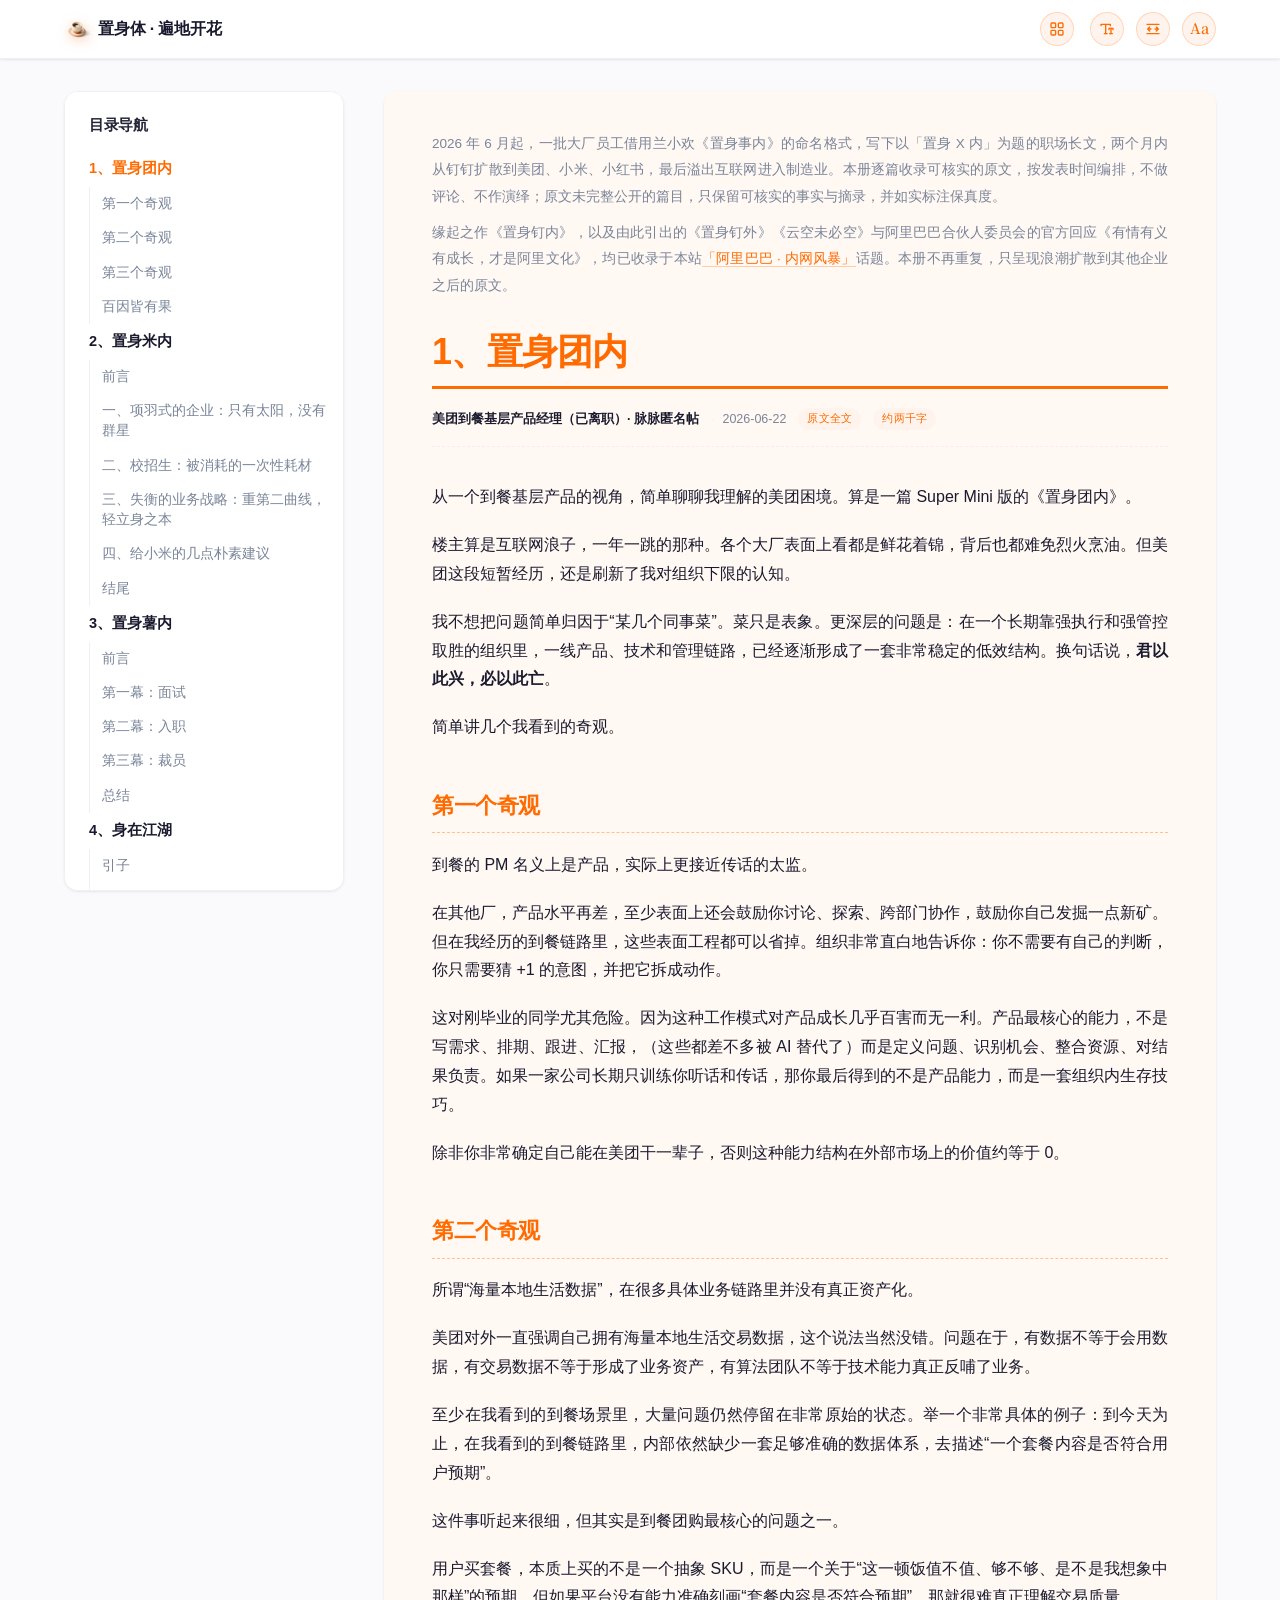
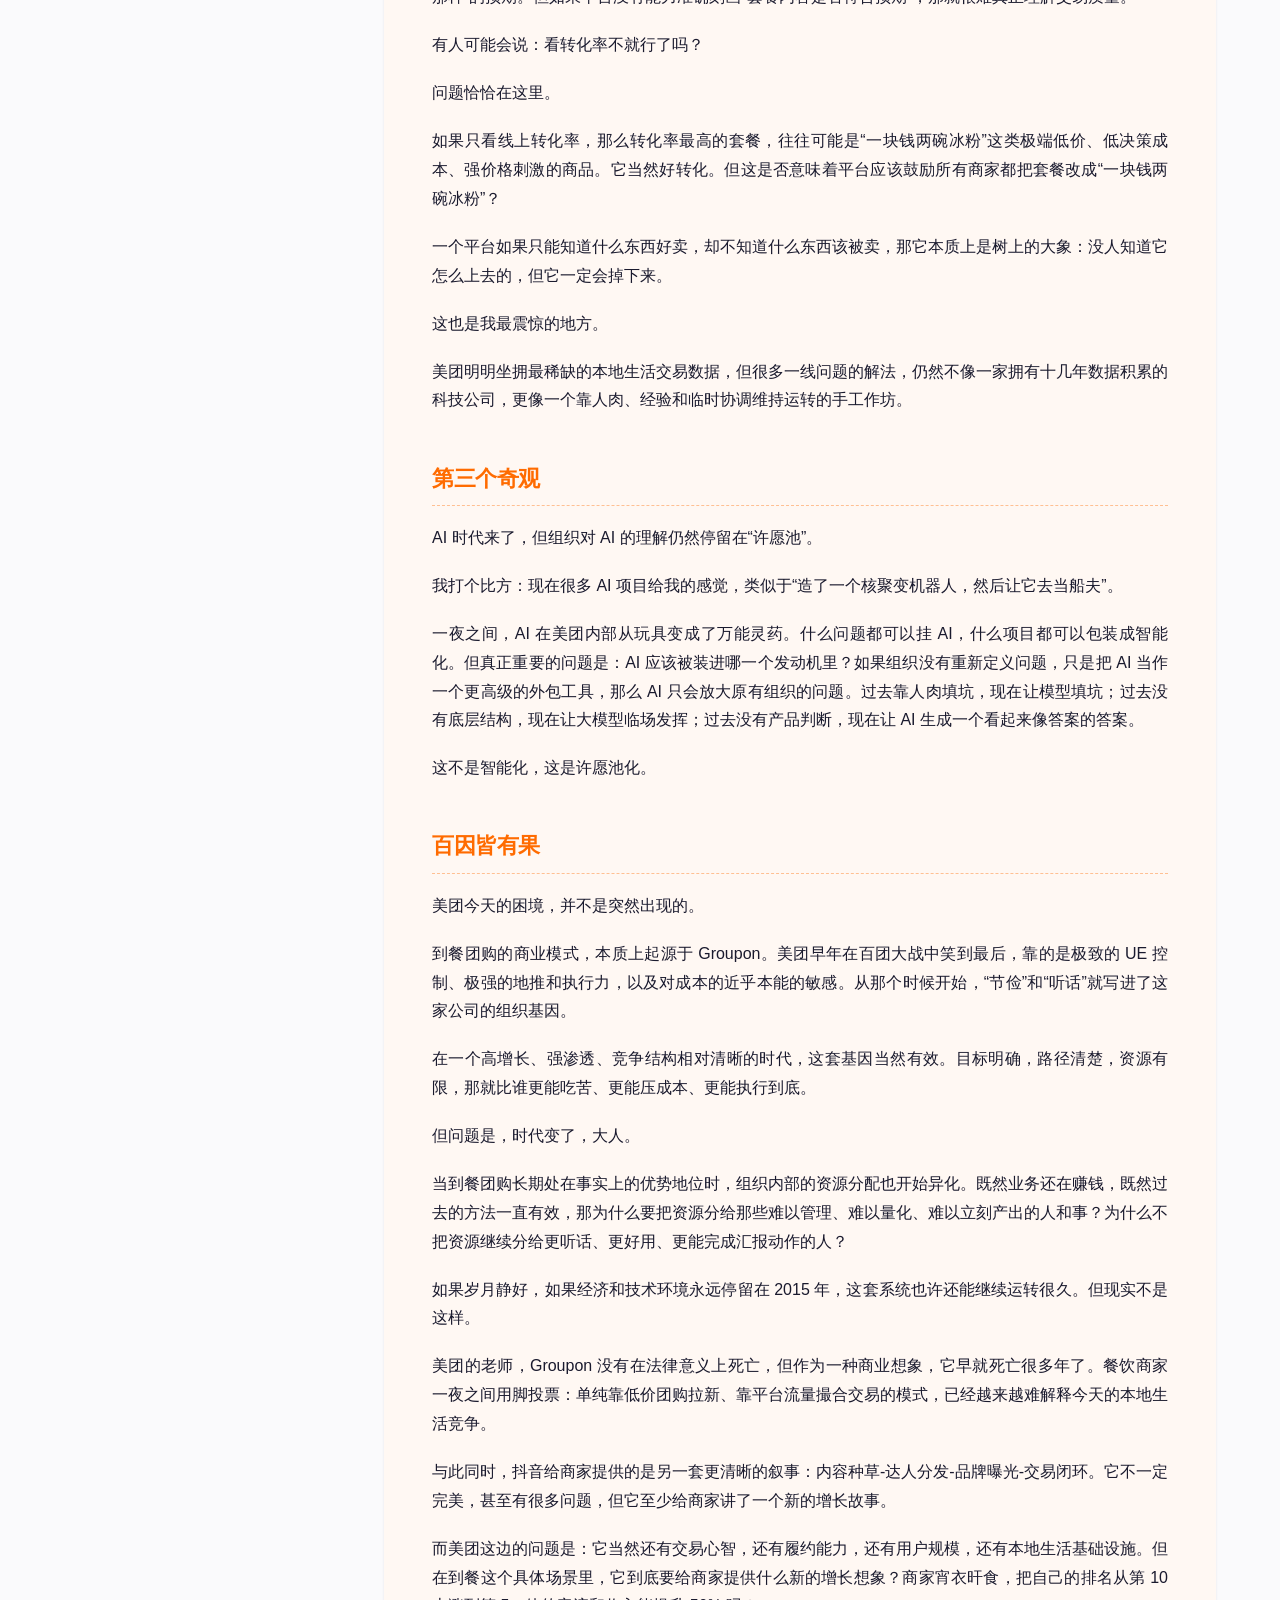
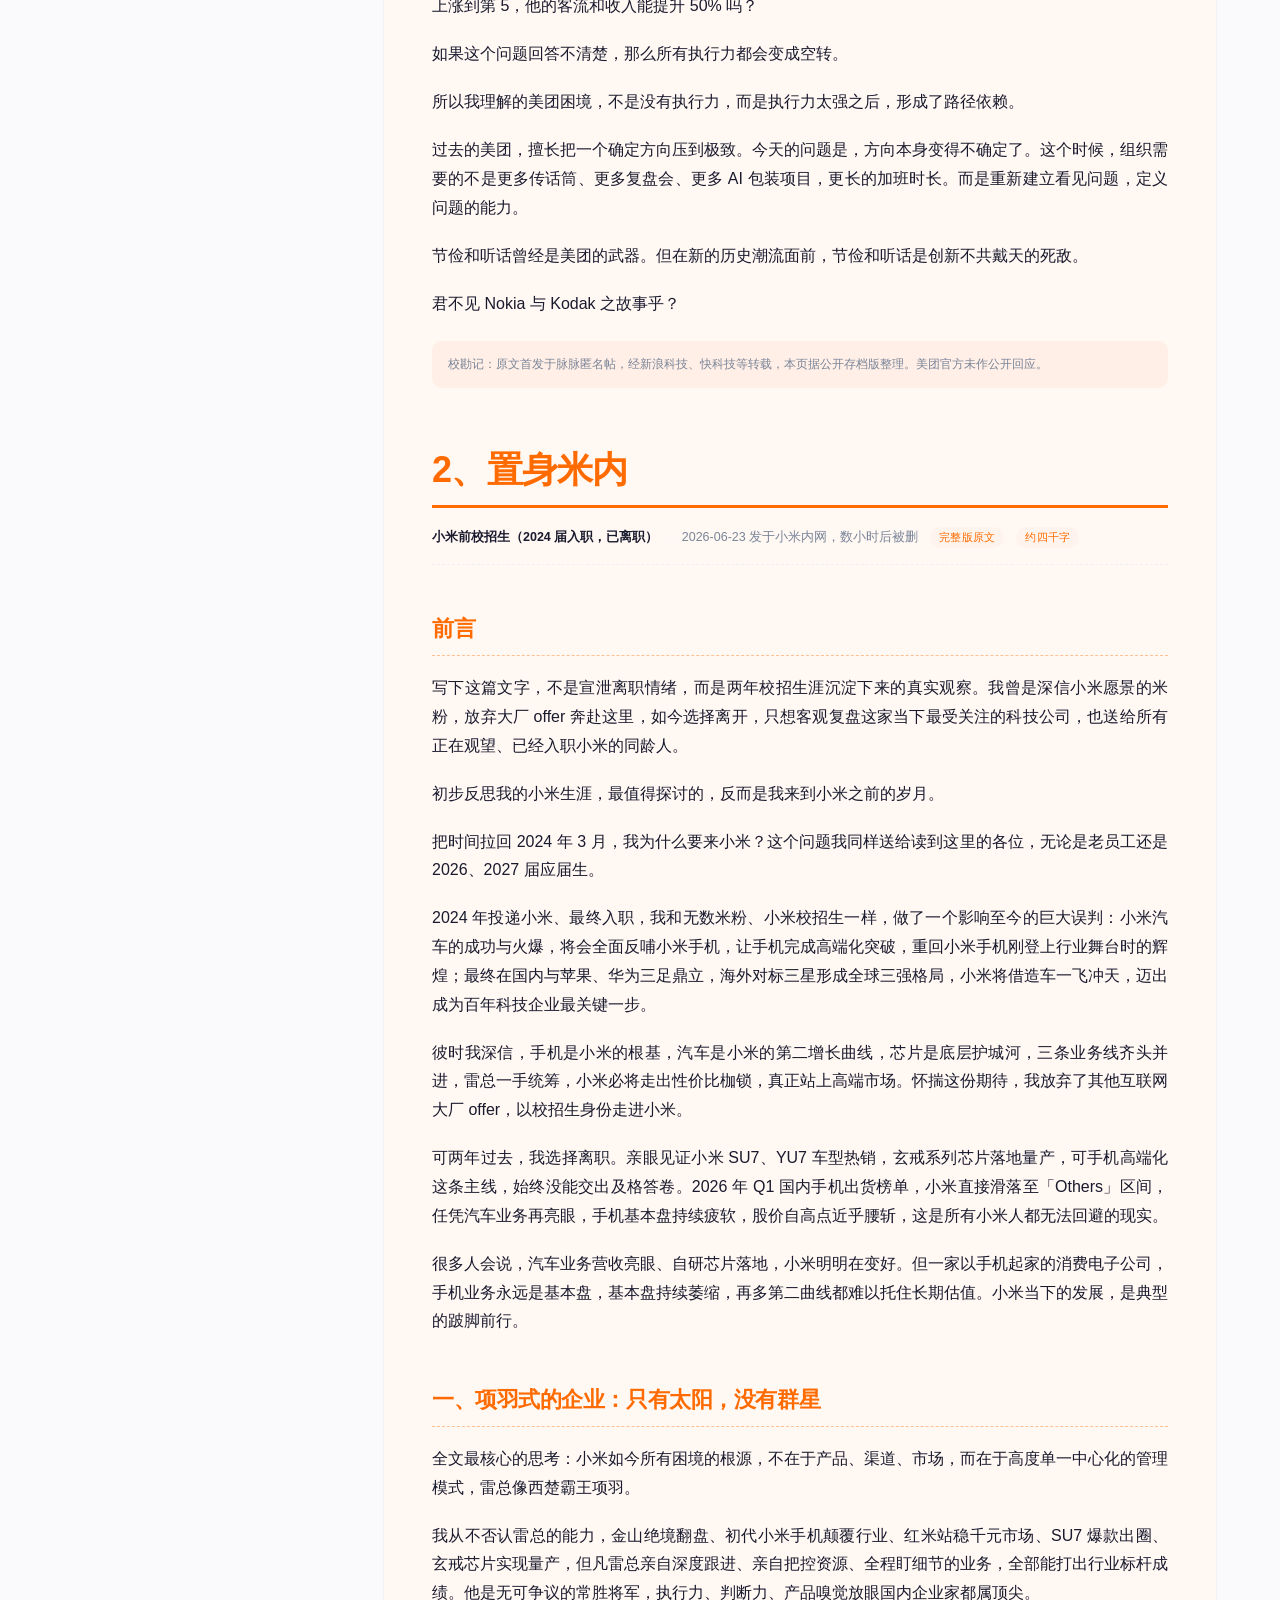
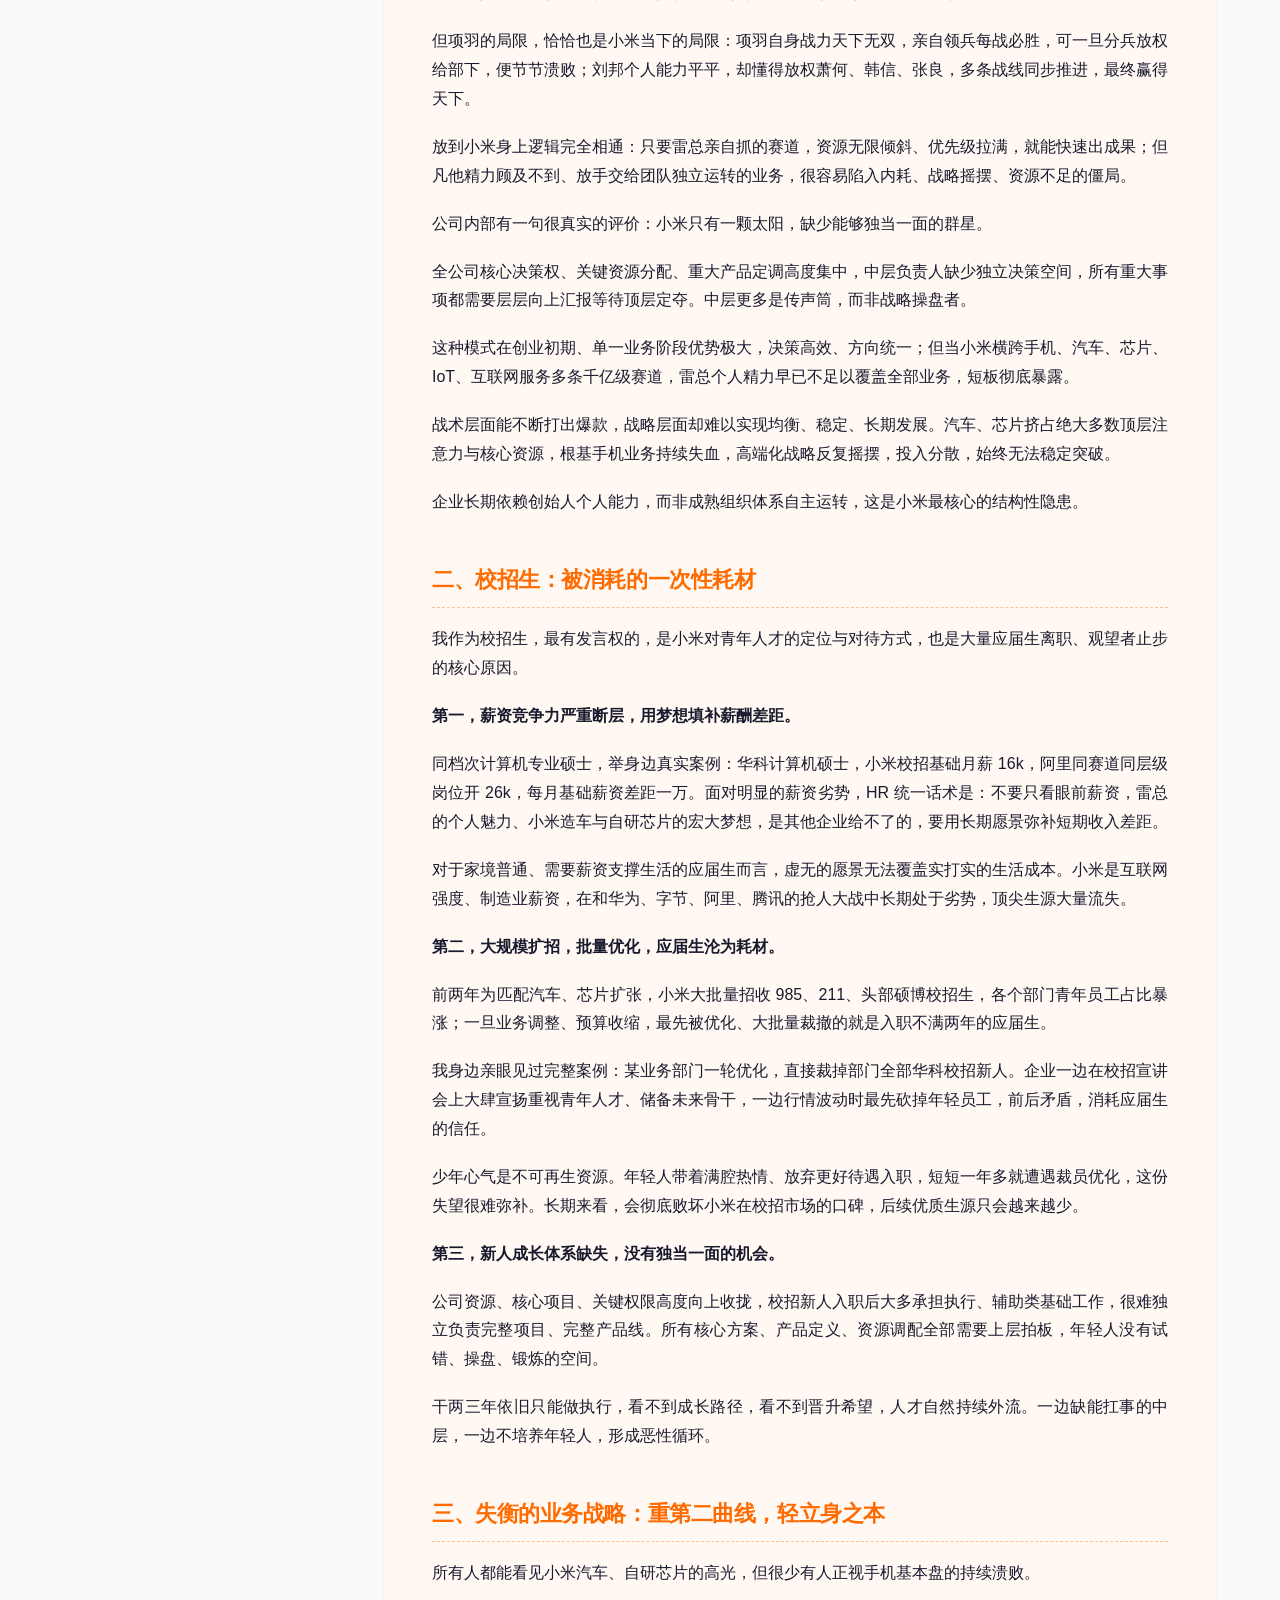
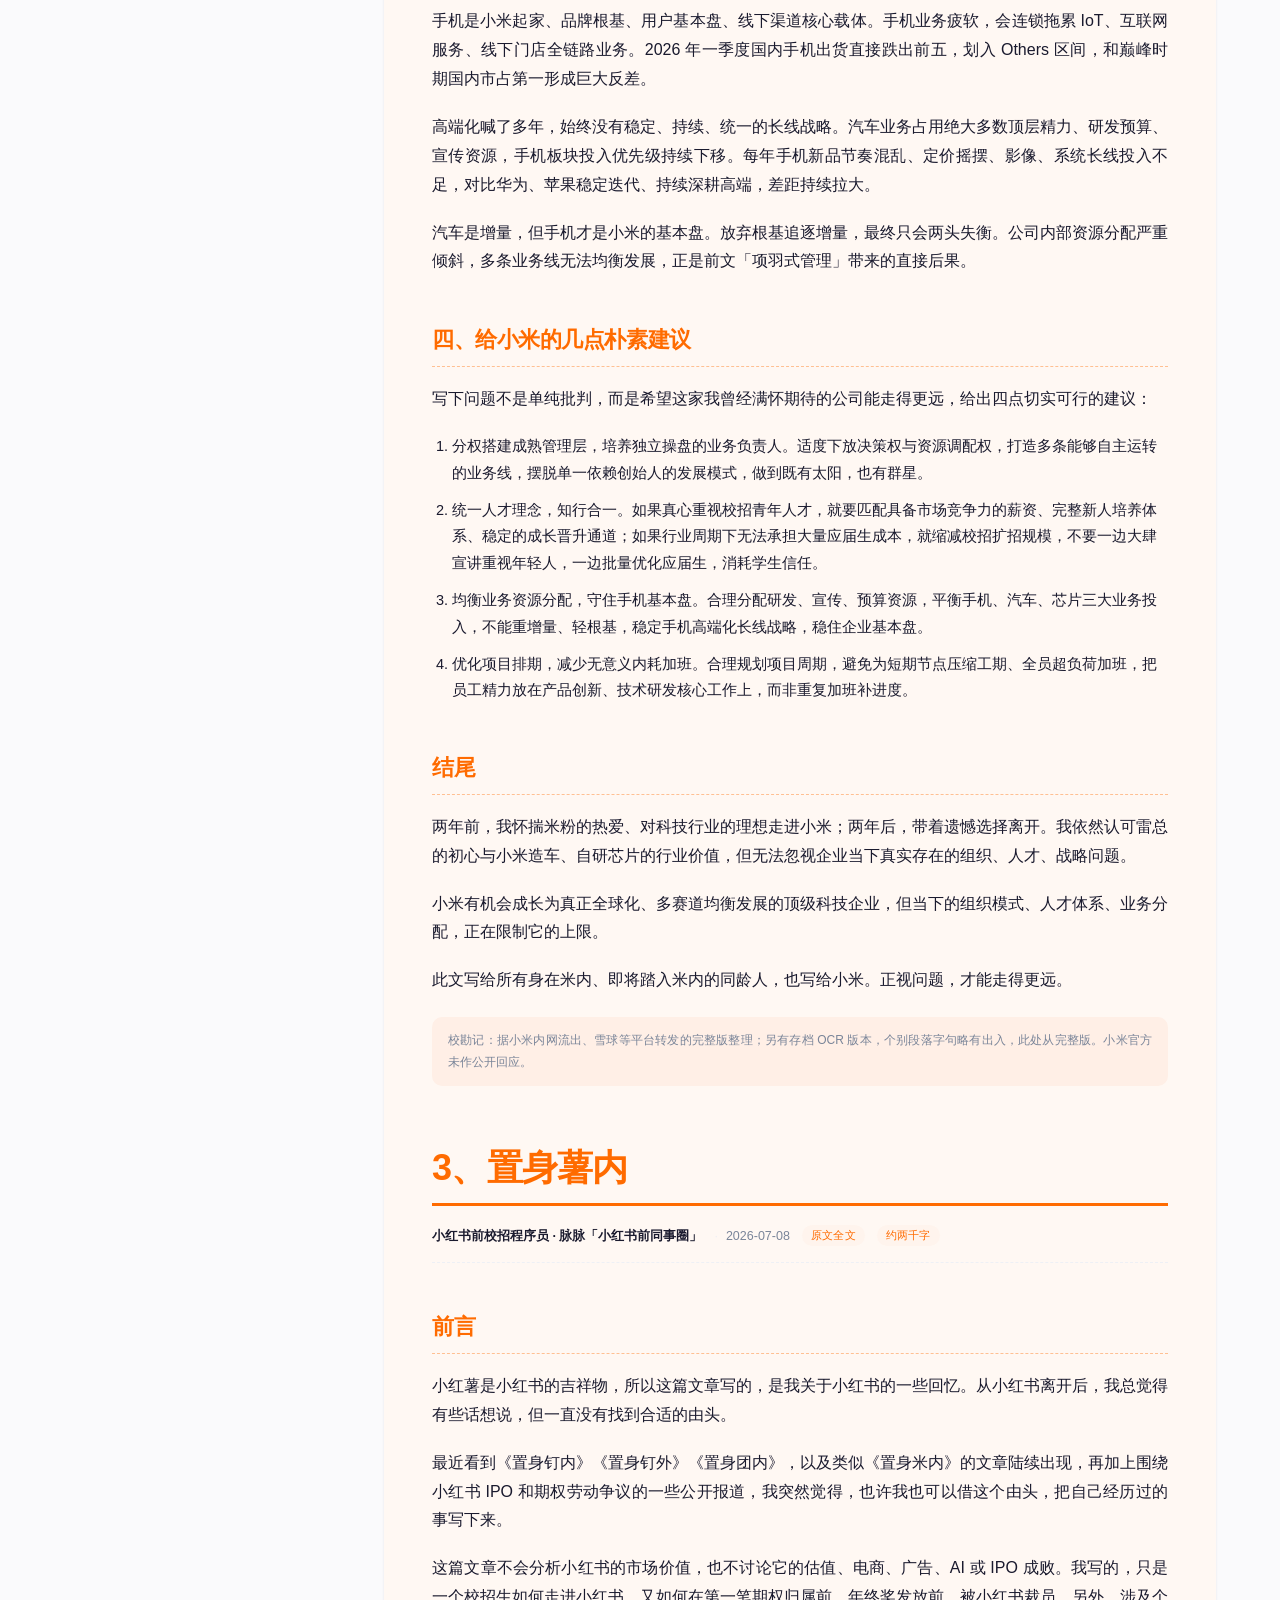
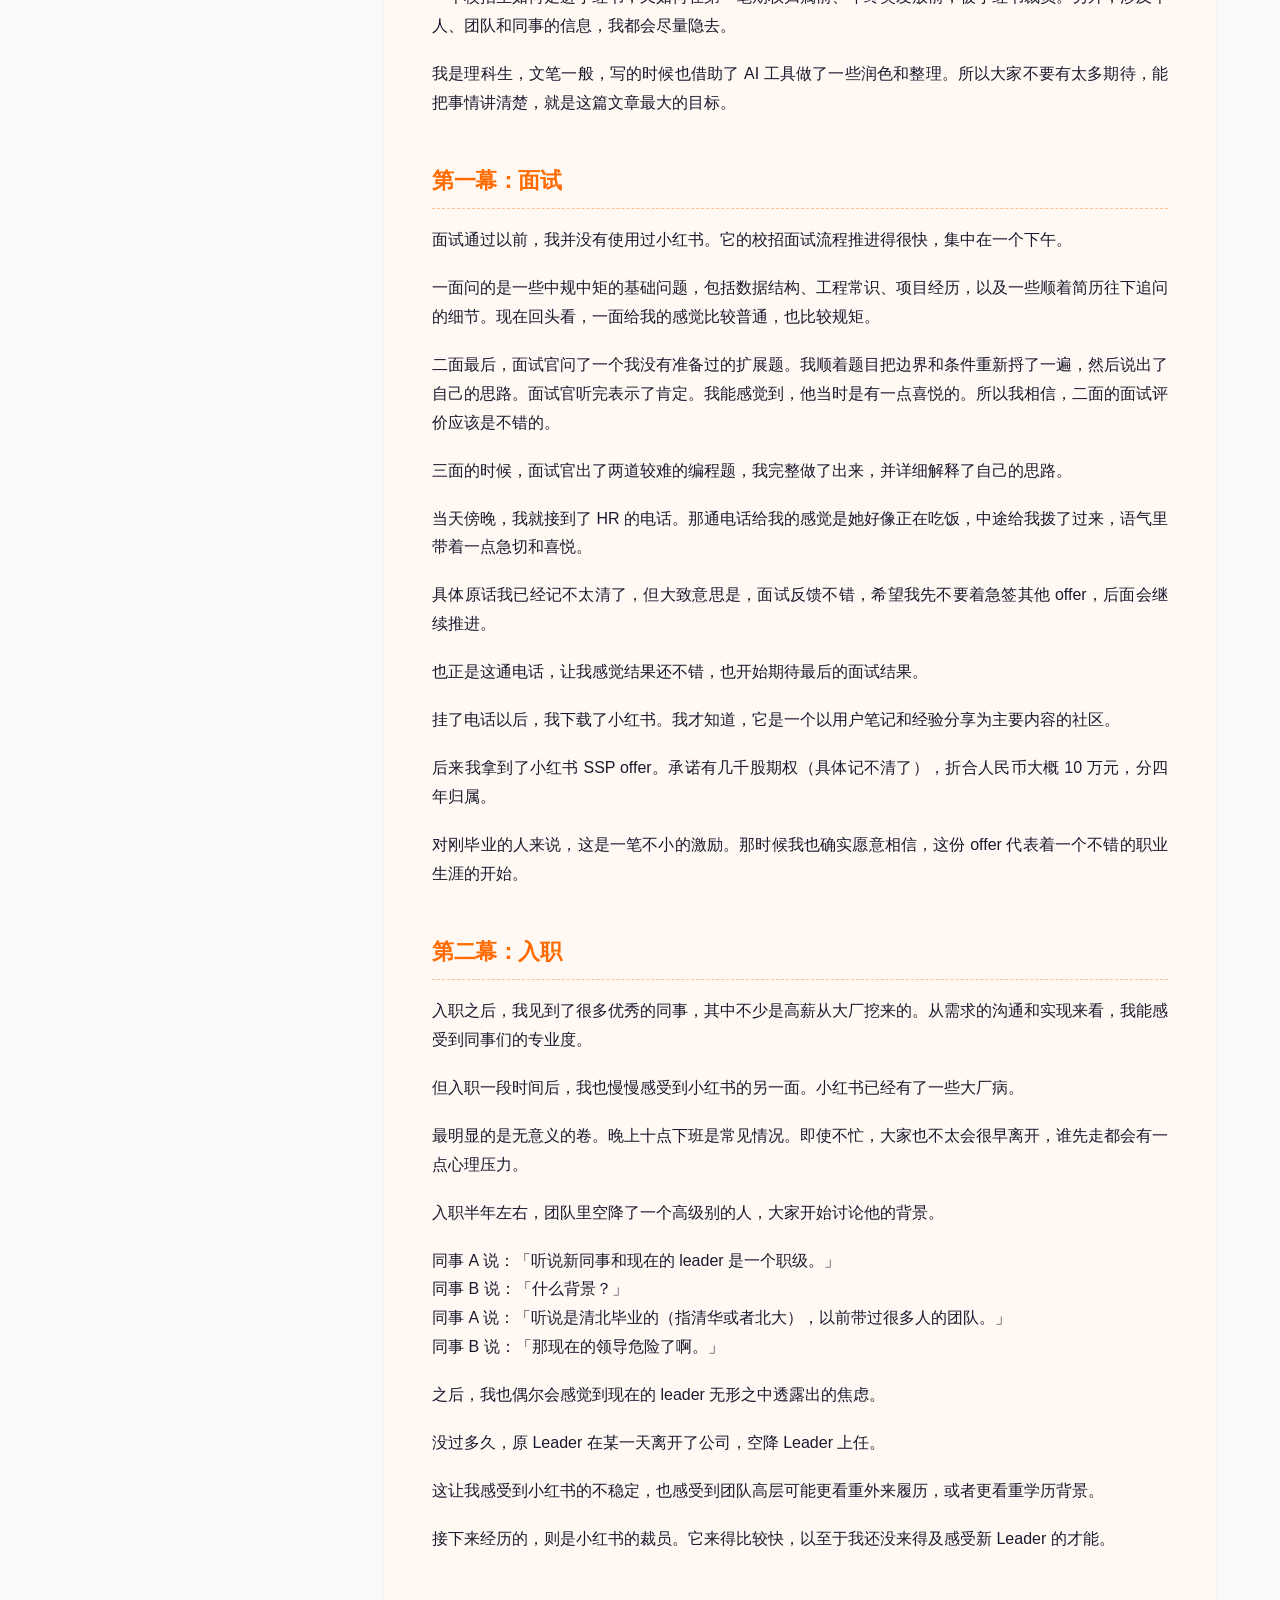
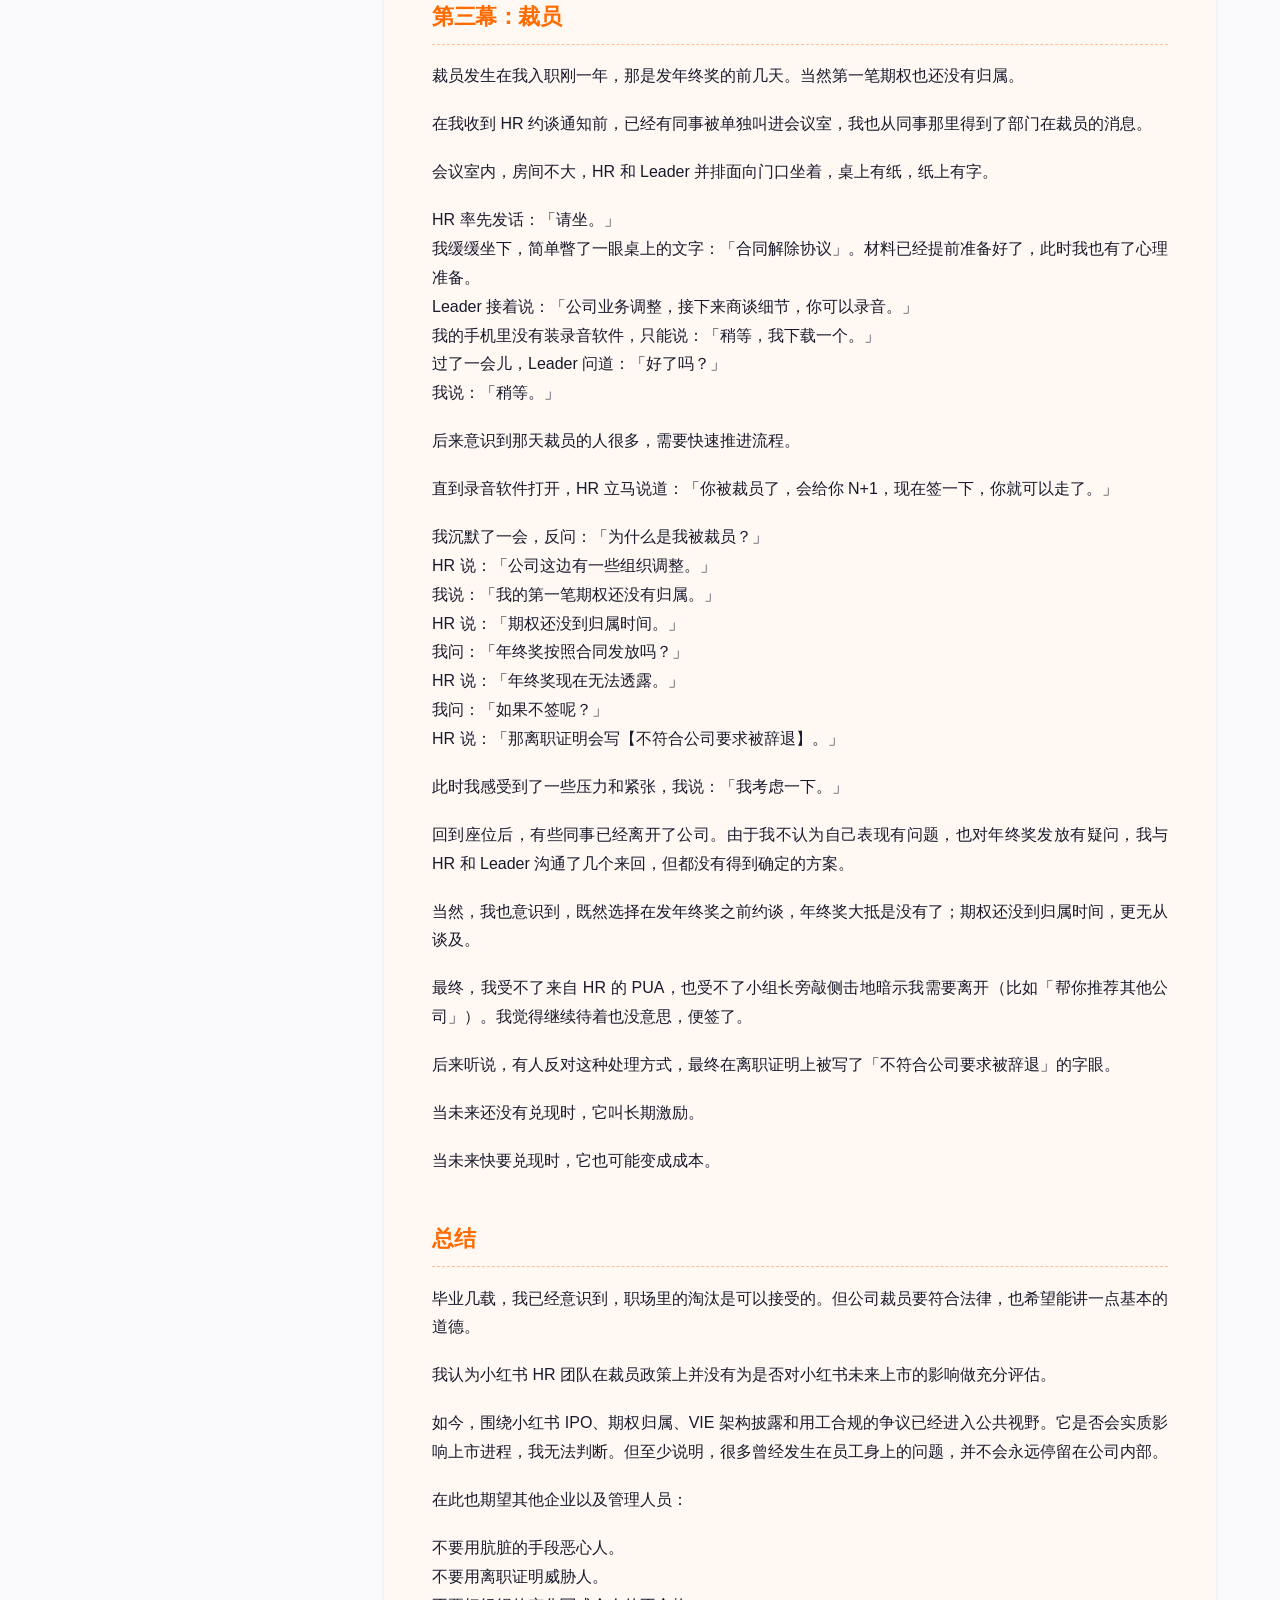
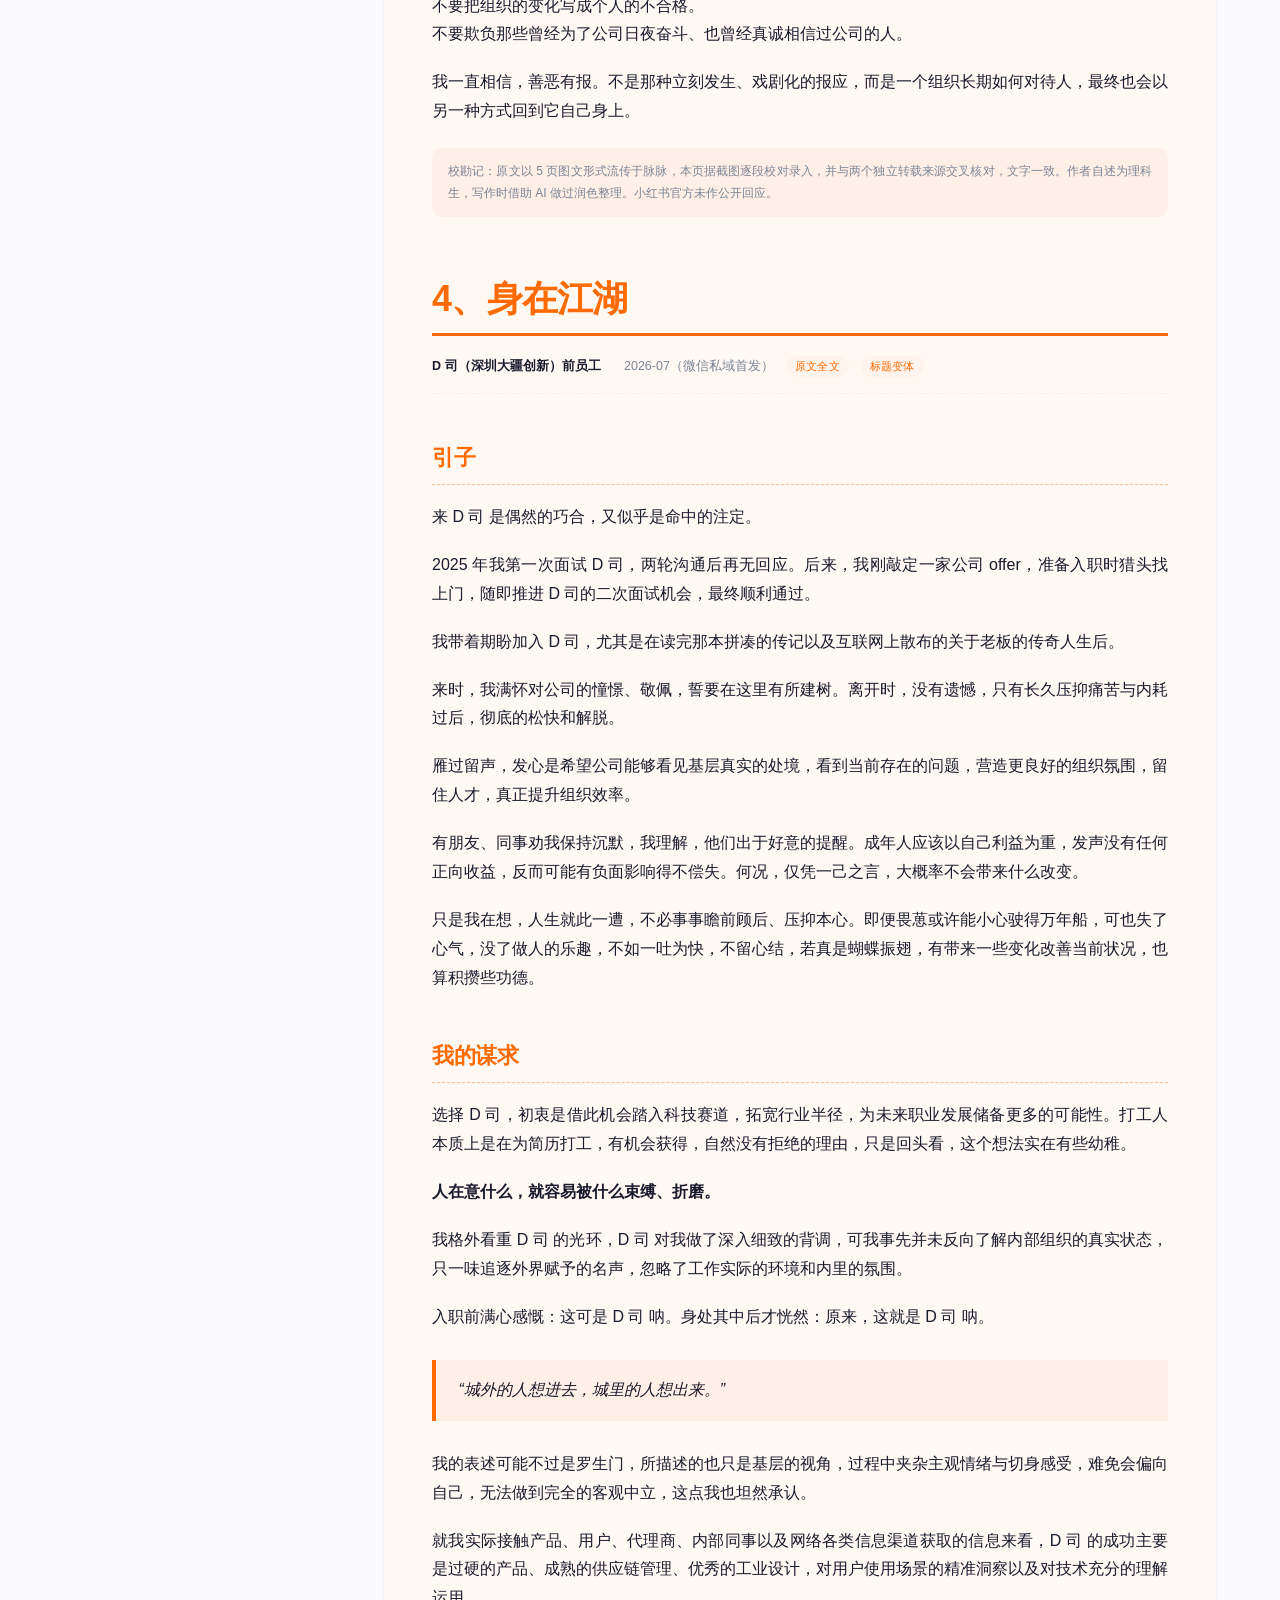
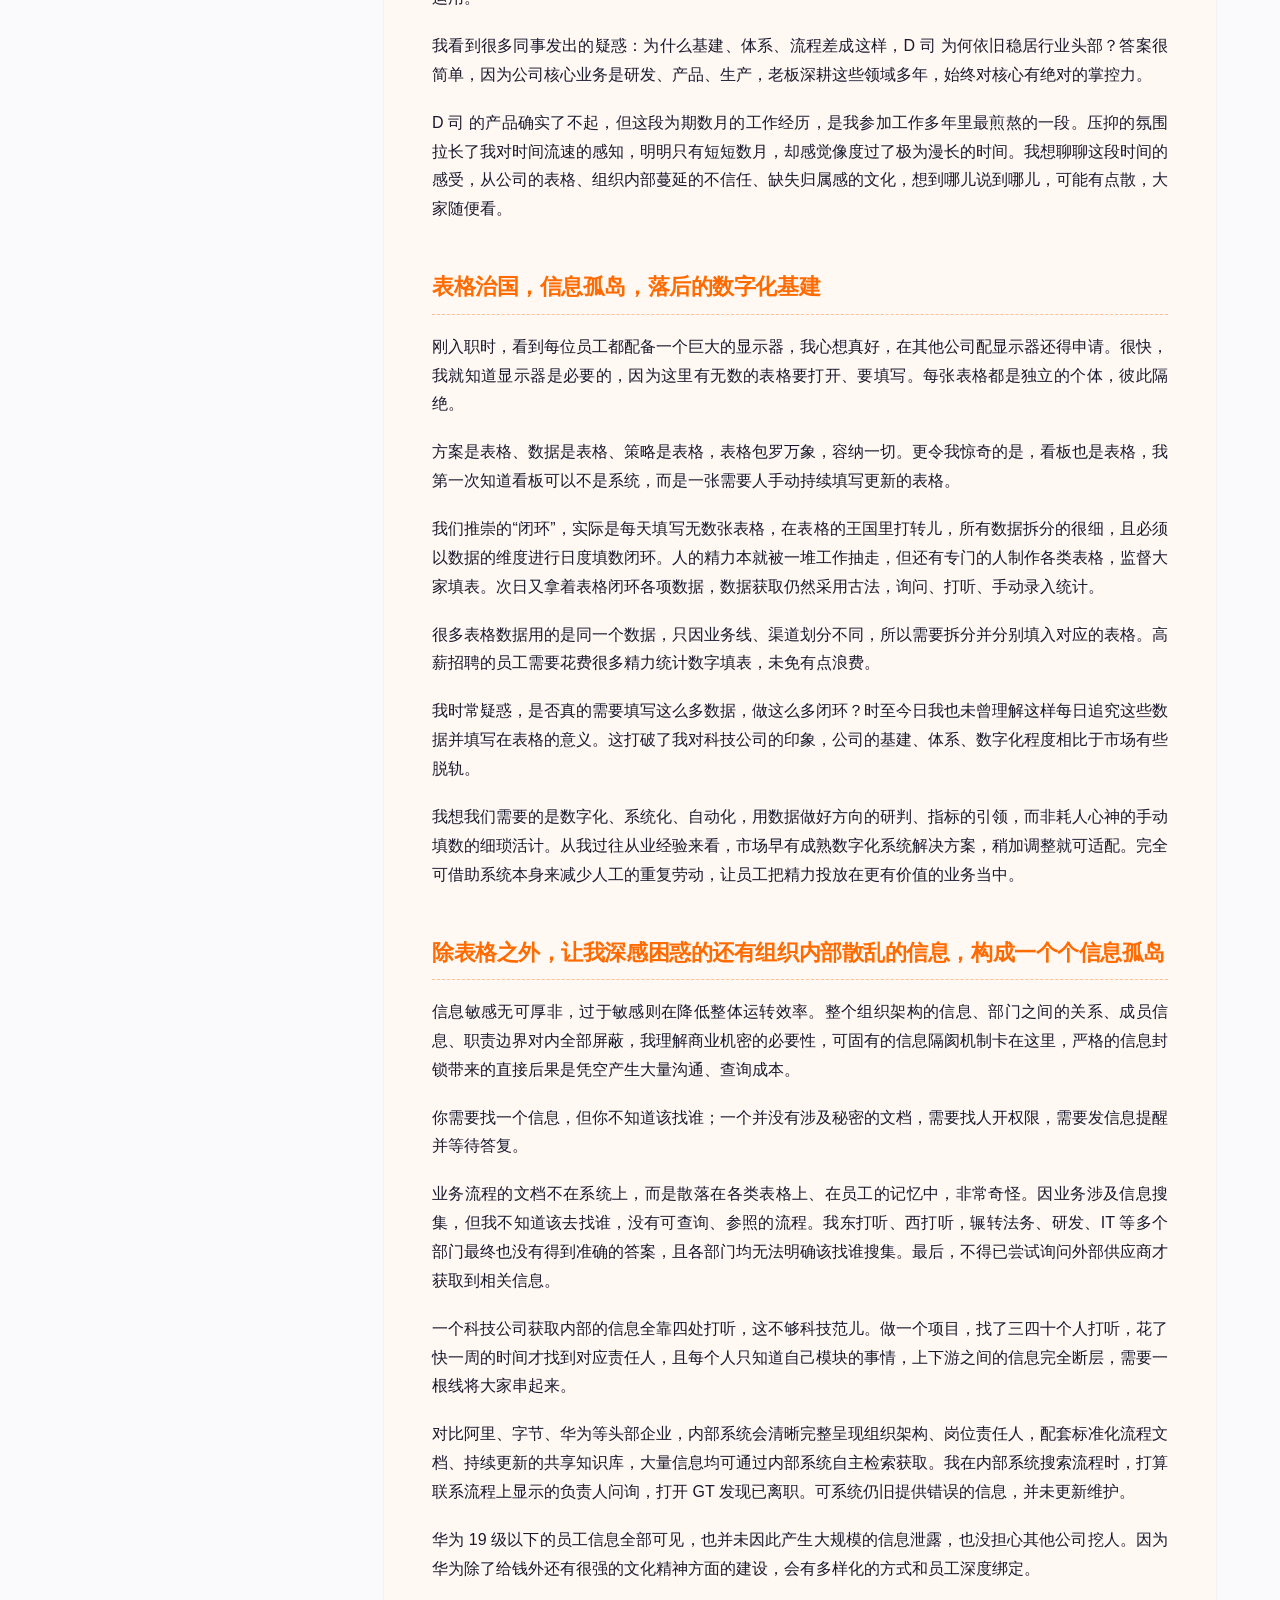
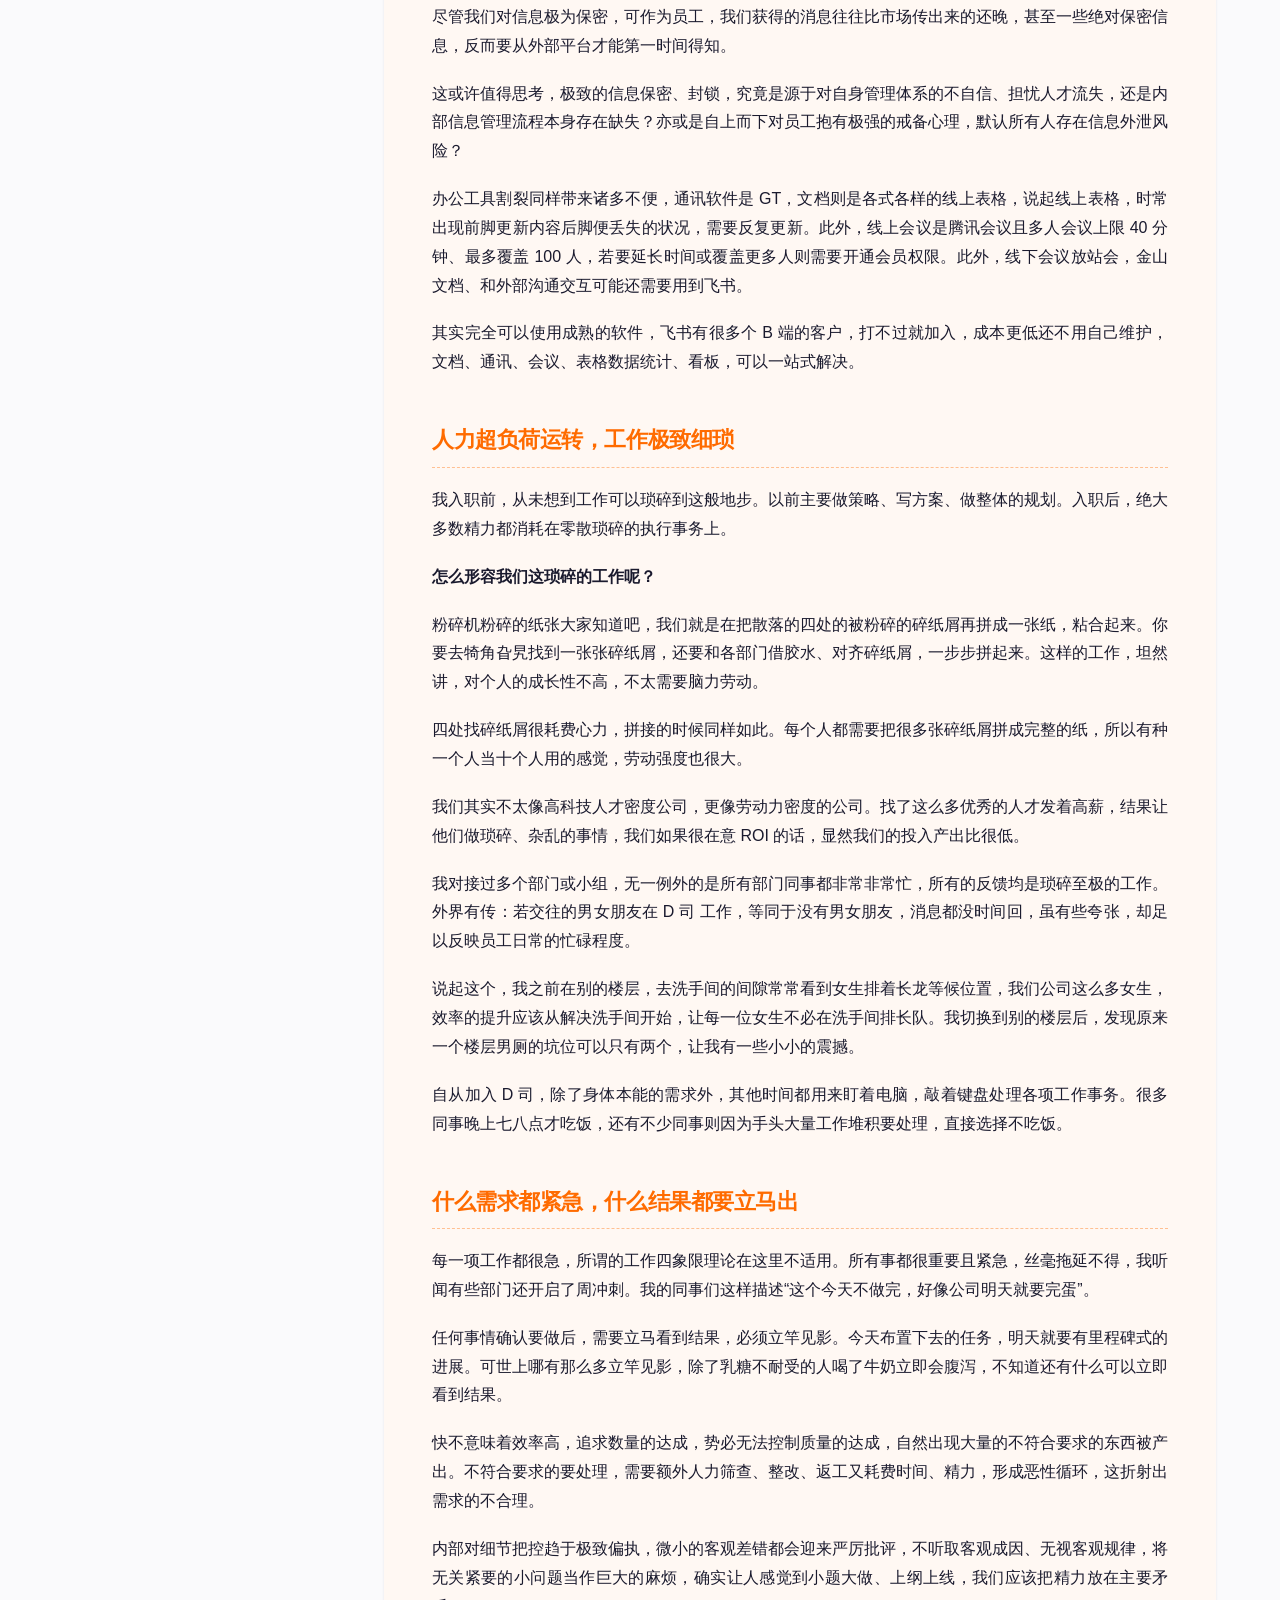
<file: zhishen/index.html>
<!DOCTYPE html>
<html lang="zh-CN">
<head>
    <meta charset="UTF-8">
    <meta name="viewport" content="width=device-width, initial-scale=1.0">
    <title>置身体 · 遍地开花</title>
    <link rel="icon" type="image/png" href="../assets/brand.png">
    <link rel="preconnect" href="https://fonts.googleapis.com">
    <link rel="preconnect" href="https://fonts.gstatic.com" crossorigin>
    <link href="https://fonts.googleapis.com/css2?family=Noto+Serif+SC:wght@400;700;900&display=swap" rel="stylesheet">
    <link rel="stylesheet" href="../assets/theme.css?v=20260903c">
    <style>

        /* 本话题沿用全站品牌色（与「阿里巴巴 · 内网风暴」一致），不覆盖任何主题变量 */

        /* ---- 本话题专属组件 ---- */
        /* 编者按：整册的阅读说明 */
        .zp-lead {
            font-family: var(--font-sans); font-size: 13.5px; line-height: 1.95;
            color: var(--muted); margin: 0 0 14px;
        }
        .zp-lead + .zp-lead { margin-top: -4px; }

        h1 {
            margin-top: 3.6rem;
            margin-bottom: 1.2rem;
        }
        h1:first-of-type {
            margin-top: 1.8rem;
        }

        /* 篇目元信息条：作者 / 时间 / 保真度徽章 */
        .zp-meta {
            display: flex; flex-wrap: wrap; align-items: center; gap: 8px 12px;
            margin: 14px 0 36px; padding-bottom: 16px;
            border-bottom: 1px dashed var(--line);
            font-family: var(--font-sans); font-size: 12.5px; line-height: 1.6;
        }
        .zp-who { color: var(--ink); font-weight: 600; }
        .zp-when { color: var(--muted); }
        .zp-when::before { content: "·"; margin-right: 8px; color: var(--line); }
        .zp-badge {
            padding: 2px 9px; border-radius: 999px;
            background: var(--brand-light); color: var(--brand);
            font-size: 11px; letter-spacing: .02em;
        }

        /* 结构化建议与要点列表 */
        .zp-list {
            margin: 14px 0 22px; padding-left: 20px;
        }
        .zp-list > li {
            margin: 10px 0; font-family: var(--font-sans); font-size: 14.5px; line-height: 1.85;
        }
        .zp-list > li strong {
            color: var(--ink); font-weight: 700;
        }

        /* 评论区摘录流 */
        .zp-comments {
            list-style: none; padding: 0; margin: 16px 0 24px;
            display: grid; gap: 10px;
        }
        .zp-comments li {
            position: relative; padding: 12px 16px;
            background: var(--card); border: 1px solid var(--line);
            border-radius: 10px; font-family: var(--font-sans);
            font-size: 13px; line-height: 1.75; color: var(--ink);
            box-shadow: 0 1px 3px rgba(26,26,46,.03);
        }
        .zp-comments li::before {
            content: "“"; font-family: var(--font-serif);
            font-size: 18px; color: var(--brand); margin-right: 4px;
            line-height: 1; vertical-align: -1px;
        }

        /* 重点引用框 */
        .zp-quote-box {
            margin: 18px 0 24px; padding: 18px 20px;
            background: var(--card); border-left: 4px solid var(--brand);
            border-radius: 0; box-shadow: var(--shadow-sm);
        }
        .zp-quote-box p {
            margin: 0 0 12px; font-family: var(--font-sans); font-size: 13.5px; line-height: 1.85;
        }
        .zp-quote-box p:last-child { margin-bottom: 0; }
        .zp-quote-box h3 {
            margin: 18px 0 8px; font-size: 14px; color: var(--brand);
            font-family: var(--font-sans); font-weight: 700;
            border-left: none; padding-left: 0;
        }

        /* 篇末校勘记 / 署名 */
        .zp-note {
            margin: 22px 0 38px; padding: 13px 16px;
            border-radius: 10px; background: var(--brand-pale);
            font-family: var(--font-sans); font-size: 12px; line-height: 1.8;
            color: var(--muted);
        }
        .zp-sign {
            font-family: var(--font-sans); font-size: 13px;
            text-align: right; color: var(--muted);
        }

        /* 年表：交给 reader.js 的 table 包裹，这里只收边距 */
        .zp-table-wrap { margin: 16px 0 22px; }
        .zp-table-wrap table { font-family: var(--font-sans); font-size: 12.5px; }
        .zp-table-wrap th { white-space: nowrap; }
        .zp-table-wrap td:first-child { white-space: nowrap; color: var(--muted); }

        @media (max-width: 860px) {
            .zp-meta { gap: 6px 8px; }
            .zp-sign { text-align: left; }
        }

    </style>
</head>
<body>
    <script>
        (function(){
            var font = localStorage.getItem('pref-font');
            if (font === 'serif') document.body.classList.add('font-serif');
            var size = localStorage.getItem('pref-size');
            if (size && size !== 'medium') document.body.classList.add('size-' + size);
            var width = localStorage.getItem('pref-width');
            if (width && width !== 'medium') document.body.classList.add('width-' + width);
        })();
    </script>
    <div class="mobile-overlay" id="mobileOverlay"></div>
    <div id="progress-container"><div id="progress-bar"></div></div>

    <div class="topbar">
        <div class="topbar-inner">
            <div class="logo">
                <img class="logo-icon" src="../assets/brand.png" alt="Logo">
                置身体 · 遍地开花
            </div>
            <div class="controls">
            <!-- topic-switch:begin -->
            <div class="topic-switch">
                <button class="btn icon-btn" id="topicToggle" title="切换话题" aria-label="切换话题">
                    <svg viewBox="0 0 24 24" fill="none" stroke="currentColor" stroke-width="2" stroke-linecap="round" stroke-linejoin="round"><rect x="3" y="3" width="7" height="7" rx="1.5"/><rect x="14" y="3" width="7" height="7" rx="1.5"/><rect x="3" y="14" width="7" height="7" rx="1.5"/><rect x="14" y="14" width="7" height="7" rx="1.5"/></svg>
                </button>
                <div class="topic-dropdown" id="topicDropdown">
                    <div class="dd-label">全 部 话 题</div>
                    <a href="../alibaba/" class="topic-item"><span class="dot" style="background:#ff6b00"></span><span class="txt">阿里巴巴 · 内网风暴</span></a><a href="../zhishen/" class="topic-item current"><span class="dot" style="background:#ff6b00"></span><span class="txt">置身体 · 遍地开花</span></a><a href="../sunge/" class="topic-item"><span class="dot" style="background:#C0392B"></span><span class="txt">孙宇晨 · 我的女友景甜</span></a>
                    <div class="dd-sep"></div>
                    <a href="../" class="topic-item home"><span class="dot" style="background:var(--ink)"></span><span class="txt">返回话题首页</span></a>
                </div>
            </div>
            <!-- topic-switch:end -->
                <button class="btn icon-btn" id="sizeToggle" title="字号: 适中">
                    <svg viewBox="0 0 24 24" fill="none" stroke="currentColor" stroke-width="2" stroke-linecap="round" stroke-linejoin="round"><path d="M3 7V5h14v2"></path><path d="M10 5v14"></path><path d="M8 19h4"></path><path d="M15 13v-2h6v2"></path><path d="M18 11v8"></path><path d="M16 19h4"></path></svg>
                </button>
                <button class="btn icon-btn" id="widthToggle" title="切换宽度 (较宽)">
                    <svg viewBox="0 0 24 24" fill="none" stroke="currentColor" stroke-width="2" stroke-linecap="round" stroke-linejoin="round"><path d="M3 5h18M3 19h18M4 12h5M7 9l-3 3 3 3M15 12h5M17 9l3 3-3 3"/></svg>
                </button>
                <button class="btn icon-btn" id="fontToggle" title="切换字体 (Serif)">
                    <span style="font-size: 14.5px; font-family: var(--font-serif); line-height: 1; transform: translateY(-1px); display: inline-block;">Aa</span>
                </button>
            </div>
        </div>
    </div>

    <div class="layout">
        <aside class="sidebar">
            <h3>目录导航</h3>
            <div id="toc-container">
            
            

            </div>
        </aside>
        
        <main class="main-content">
        <p class="zp-lead">2026 年 6 月起，一批大厂员工借用兰小欢《置身事内》的命名格式，写下以「置身 X 内」为题的职场长文，两个月内从钉钉扩散到美团、小米、小红书，最后溢出互联网进入制造业。本册逐篇收录可核实的原文，按发表时间编排，不做评论、不作演绎；原文未完整公开的篇目，只保留可核实的事实与摘录，并如实标注保真度。</p>
        <p class="zp-lead">缘起之作《置身钉内》，以及由此引出的《置身钉外》《云空未必空》与阿里巴巴合伙人委员会的官方回应《有情有义有成长，才是阿里文化》，均已收录于本站<a href="../alibaba/">「阿里巴巴 · 内网风暴」</a>话题。本册不再重复，只呈现浪潮扩散到其他企业之后的原文。</p>

        <h1 id="p1">1、置身团内</h1>
        <div class="zp-meta">
            <span class="zp-who">美团到餐基层产品经理（已离职）· 脉脉匿名帖</span>
            <span class="zp-when">2026-06-22</span>
            <span class="zp-badge">原文全文</span><span class="zp-badge">约两千字</span>
        </div>
        <p>从一个到餐基层产品的视角，简单聊聊我理解的美团困境。算是一篇 Super Mini 版的《置身团内》。</p>
        <p>楼主算是互联网浪子，一年一跳的那种。各个大厂表面上看都是鲜花着锦，背后也都难免烈火烹油。但美团这段短暂经历，还是刷新了我对组织下限的认知。</p>
        <p>我不想把问题简单归因于“某几个同事菜”。菜只是表象。更深层的问题是：在一个长期靠强执行和强管控取胜的组织里，一线产品、技术和管理链路，已经逐渐形成了一套非常稳定的低效结构。换句话说，<strong>君以此兴，必以此亡</strong>。</p>
        <p>简单讲几个我看到的奇观。</p>

        <h2>第一个奇观</h2>
        <p>到餐的 PM 名义上是产品，实际上更接近传话的太监。</p>
        <p>在其他厂，产品水平再差，至少表面上还会鼓励你讨论、探索、跨部门协作，鼓励你自己发掘一点新矿。但在我经历的到餐链路里，这些表面工程都可以省掉。组织非常直白地告诉你：你不需要有自己的判断，你只需要猜 +1 的意图，并把它拆成动作。</p>
        <p>这对刚毕业的同学尤其危险。因为这种工作模式对产品成长几乎百害而无一利。产品最核心的能力，不是写需求、排期、跟进、汇报，（这些都差不多被 AI 替代了）而是定义问题、识别机会、整合资源、对结果负责。如果一家公司长期只训练你听话和传话，那你最后得到的不是产品能力，而是一套组织内生存技巧。</p>
        <p>除非你非常确定自己能在美团干一辈子，否则这种能力结构在外部市场上的价值约等于 0。</p>

        <h2>第二个奇观</h2>
        <p>所谓“海量本地生活数据”，在很多具体业务链路里并没有真正资产化。</p>
        <p>美团对外一直强调自己拥有海量本地生活交易数据，这个说法当然没错。问题在于，有数据不等于会用数据，有交易数据不等于形成了业务资产，有算法团队不等于技术能力真正反哺了业务。</p>
        <p>至少在我看到的到餐场景里，大量问题仍然停留在非常原始的状态。举一个非常具体的例子：到今天为止，在我看到的到餐链路里，内部依然缺少一套足够准确的数据体系，去描述“一个套餐内容是否符合用户预期”。</p>
        <p>这件事听起来很细，但其实是到餐团购最核心的问题之一。</p>
        <p>用户买套餐，本质上买的不是一个抽象 SKU，而是一个关于“这一顿饭值不值、够不够、是不是我想象中那样”的预期。但如果平台没有能力准确刻画“套餐内容是否符合预期”，那就很难真正理解交易质量。</p>
        <p>有人可能会说：看转化率不就行了吗？</p>
        <p>问题恰恰在这里。</p>
        <p>如果只看线上转化率，那么转化率最高的套餐，往往可能是“一块钱两碗冰粉”这类极端低价、低决策成本、强价格刺激的商品。它当然好转化。但这是否意味着平台应该鼓励所有商家都把套餐改成“一块钱两碗冰粉”？</p>
        <p>一个平台如果只能知道什么东西好卖，却不知道什么东西该被卖，那它本质上是树上的大象：没人知道它怎么上去的，但它一定会掉下来。</p>
        <p>这也是我最震惊的地方。</p>
        <p>美团明明坐拥最稀缺的本地生活交易数据，但很多一线问题的解法，仍然不像一家拥有十几年数据积累的科技公司，更像一个靠人肉、经验和临时协调维持运转的手工作坊。</p>

        <h2>第三个奇观</h2>
        <p>AI 时代来了，但组织对 AI 的理解仍然停留在“许愿池”。</p>
        <p>我打个比方：现在很多 AI 项目给我的感觉，类似于“造了一个核聚变机器人，然后让它去当船夫”。</p>
        <p>一夜之间，AI 在美团内部从玩具变成了万能灵药。什么问题都可以挂 AI，什么项目都可以包装成智能化。但真正重要的问题是：AI 应该被装进哪一个发动机里？如果组织没有重新定义问题，只是把 AI 当作一个更高级的外包工具，那么 AI 只会放大原有组织的问题。过去靠人肉填坑，现在让模型填坑；过去没有底层结构，现在让大模型临场发挥；过去没有产品判断，现在让 AI 生成一个看起来像答案的答案。</p>
        <p>这不是智能化，这是许愿池化。</p>

        <h2>百因皆有果</h2>
        <p>美团今天的困境，并不是突然出现的。</p>
        <p>到餐团购的商业模式，本质上起源于 Groupon。美团早年在百团大战中笑到最后，靠的是极致的 UE 控制、极强的地推和执行力，以及对成本的近乎本能的敏感。从那个时候开始，“节俭”和“听话”就写进了这家公司的组织基因。</p>
        <p>在一个高增长、强渗透、竞争结构相对清晰的时代，这套基因当然有效。目标明确，路径清楚，资源有限，那就比谁更能吃苦、更能压成本、更能执行到底。</p>
        <p>但问题是，时代变了，大人。</p>
        <p>当到餐团购长期处在事实上的优势地位时，组织内部的资源分配也开始异化。既然业务还在赚钱，既然过去的方法一直有效，那为什么要把资源分给那些难以管理、难以量化、难以立刻产出的人和事？为什么不把资源继续分给更听话、更好用、更能完成汇报动作的人？</p>
        <p>如果岁月静好，如果经济和技术环境永远停留在 2015 年，这套系统也许还能继续运转很久。但现实不是这样。</p>
        <p>美团的老师，Groupon 没有在法律意义上死亡，但作为一种商业想象，它早就死亡很多年了。餐饮商家一夜之间用脚投票：单纯靠低价团购拉新、靠平台流量撮合交易的模式，已经越来越难解释今天的本地生活竞争。</p>
        <p>与此同时，抖音给商家提供的是另一套更清晰的叙事：内容种草-达人分发-品牌曝光-交易闭环。它不一定完美，甚至有很多问题，但它至少给商家讲了一个新的增长故事。</p>
        <p>而美团这边的问题是：它当然还有交易心智，还有履约能力，还有用户规模，还有本地生活基础设施。但在到餐这个具体场景里，它到底要给商家提供什么新的增长想象？商家宵衣旰食，把自己的排名从第 10 上涨到第 5，他的客流和收入能提升 50% 吗？</p>
        <p>如果这个问题回答不清楚，那么所有执行力都会变成空转。</p>
        <p>所以我理解的美团困境，不是没有执行力，而是执行力太强之后，形成了路径依赖。</p>
        <p>过去的美团，擅长把一个确定方向压到极致。今天的问题是，方向本身变得不确定了。这个时候，组织需要的不是更多传话筒、更多复盘会、更多 AI 包装项目，更长的加班时长。而是重新建立看见问题，定义问题的能力。</p>
        <p>节俭和听话曾经是美团的武器。但在新的历史潮流面前，节俭和听话是创新不共戴天的死敌。</p>
        <p>君不见 Nokia 与 Kodak 之故事乎？
        <p class="zp-note">校勘记：原文首发于脉脉匿名帖，经新浪科技、快科技等转载，本页据公开存档版整理。美团官方未作公开回应。</p>

        <h1 id="p2">2、置身米内</h1>
        <div class="zp-meta">
            <span class="zp-who">小米前校招生（2024 届入职，已离职）</span>
            <span class="zp-when">2026-06-23 发于小米内网，数小时后被删</span>
            <span class="zp-badge">完整版原文</span><span class="zp-badge">约四千字</span>
        </div>

<h2>前言</h2>
<p>写下这篇文字，不是宣泄离职情绪，而是两年校招生涯沉淀下来的真实观察。我曾是深信小米愿景的米粉，放弃大厂 offer 奔赴这里，如今选择离开，只想客观复盘这家当下最受关注的科技公司，也送给所有正在观望、已经入职小米的同龄人。</p>
<p>初步反思我的小米生涯，最值得探讨的，反而是我来到小米之前的岁月。</p>
<p>把时间拉回 2024 年 3 月，我为什么要来小米？这个问题我同样送给读到这里的各位，无论是老员工还是 2026、2027 届应届生。</p>
<p>2024 年投递小米、最终入职，我和无数米粉、小米校招生一样，做了一个影响至今的巨大误判：小米汽车的成功与火爆，将会全面反哺小米手机，让手机完成高端化突破，重回小米手机刚登上行业舞台时的辉煌；最终在国内与苹果、华为三足鼎立，海外对标三星形成全球三强格局，小米将借造车一飞冲天，迈出成为百年科技企业最关键一步。</p>
<p>彼时我深信，手机是小米的根基，汽车是小米的第二增长曲线，芯片是底层护城河，三条业务线齐头并进，雷总一手统筹，小米必将走出性价比枷锁，真正站上高端市场。怀揣这份期待，我放弃了其他互联网大厂 offer，以校招生身份走进小米。</p>
<p>可两年过去，我选择离职。亲眼见证小米 SU7、YU7 车型热销，玄戒系列芯片落地量产，可手机高端化这条主线，始终没能交出及格答卷。2026 年 Q1 国内手机出货榜单，小米直接滑落至「Others」区间，任凭汽车业务再亮眼，手机基本盘持续疲软，股价自高点近乎腰斩，这是所有小米人都无法回避的现实。</p>
<p>很多人会说，汽车业务营收亮眼、自研芯片落地，小米明明在变好。但一家以手机起家的消费电子公司，手机业务永远是基本盘，基本盘持续萎缩，再多第二曲线都难以托住长期估值。小米当下的发展，是典型的跛脚前行。</p>
<h2>一、项羽式的企业：只有太阳，没有群星</h2>
<p>全文最核心的思考：小米如今所有困境的根源，不在于产品、渠道、市场，而在于高度单一中心化的管理模式，雷总像西楚霸王项羽。</p>
<p>我从不否认雷总的能力，金山绝境翻盘、初代小米手机颠覆行业、红米站稳千元市场、SU7 爆款出圈、玄戒芯片实现量产，但凡雷总亲自深度跟进、亲自把控资源、全程盯细节的业务，全部能打出行业标杆成绩。他是无可争议的常胜将军，执行力、判断力、产品嗅觉放眼国内企业家都属顶尖。</p>
<p>但项羽的局限，恰恰也是小米当下的局限：项羽自身战力天下无双，亲自领兵每战必胜，可一旦分兵放权给部下，便节节溃败；刘邦个人能力平平，却懂得放权萧何、韩信、张良，多条战线同步推进，最终赢得天下。</p>
<p>放到小米身上逻辑完全相通：只要雷总亲自抓的赛道，资源无限倾斜、优先级拉满，就能快速出成果；但凡他精力顾及不到、放手交给团队独立运转的业务，很容易陷入内耗、战略摇摆、资源不足的僵局。</p>
<p>公司内部有一句很真实的评价：小米只有一颗太阳，缺少能够独当一面的群星。</p>
<p>全公司核心决策权、关键资源分配、重大产品定调高度集中，中层负责人缺少独立决策空间，所有重大事项都需要层层向上汇报等待顶层定夺。中层更多是传声筒，而非战略操盘者。</p>
<p>这种模式在创业初期、单一业务阶段优势极大，决策高效、方向统一；但当小米横跨手机、汽车、芯片、IoT、互联网服务多条千亿级赛道，雷总个人精力早已不足以覆盖全部业务，短板彻底暴露。</p>
<p>战术层面能不断打出爆款，战略层面却难以实现均衡、稳定、长期发展。汽车、芯片挤占绝大多数顶层注意力与核心资源，根基手机业务持续失血，高端化战略反复摇摆，投入分散，始终无法稳定突破。</p>
<p>企业长期依赖创始人个人能力，而非成熟组织体系自主运转，这是小米最核心的结构性隐患。</p>
<h2>二、校招生：被消耗的一次性耗材</h2>
<p>我作为校招生，最有发言权的，是小米对青年人才的定位与对待方式，也是大量应届生离职、观望者止步的核心原因。</p>
<p><strong>第一，薪资竞争力严重断层，用梦想填补薪酬差距。</strong></p>
<p>同档次计算机专业硕士，举身边真实案例：华科计算机硕士，小米校招基础月薪 16k，阿里同赛道同层级岗位开 26k，每月基础薪资差距一万。面对明显的薪资劣势，HR 统一话术是：不要只看眼前薪资，雷总的个人魅力、小米造车与自研芯片的宏大梦想，是其他企业给不了的，要用长期愿景弥补短期收入差距。</p>
<p>对于家境普通、需要薪资支撑生活的应届生而言，虚无的愿景无法覆盖实打实的生活成本。小米是互联网强度、制造业薪资，在和华为、字节、阿里、腾讯的抢人大战中长期处于劣势，顶尖生源大量流失。</p>
<p><strong>第二，大规模扩招，批量优化，应届生沦为耗材。</strong></p>
<p>前两年为匹配汽车、芯片扩张，小米大批量招收 985、211、头部硕博校招生，各个部门青年员工占比暴涨；一旦业务调整、预算收缩，最先被优化、大批量裁撤的就是入职不满两年的应届生。</p>
<p>我身边亲眼见过完整案例：某业务部门一轮优化，直接裁掉部门全部华科校招新人。企业一边在校招宣讲会上大肆宣扬重视青年人才、储备未来骨干，一边行情波动时最先砍掉年轻员工，前后矛盾，消耗应届生的信任。</p>
<p>少年心气是不可再生资源。年轻人带着满腔热情、放弃更好待遇入职，短短一年多就遭遇裁员优化，这份失望很难弥补。长期来看，会彻底败坏小米在校招市场的口碑，后续优质生源只会越来越少。</p>
<p><strong>第三，新人成长体系缺失，没有独当一面的机会。</strong></p>
<p>公司资源、核心项目、关键权限高度向上收拢，校招新人入职后大多承担执行、辅助类基础工作，很难独立负责完整项目、完整产品线。所有核心方案、产品定义、资源调配全部需要上层拍板，年轻人没有试错、操盘、锻炼的空间。</p>
<p>干两三年依旧只能做执行，看不到成长路径，看不到晋升希望，人才自然持续外流。一边缺能扛事的中层，一边不培养年轻人，形成恶性循环。</p>
<h2>三、失衡的业务战略：重第二曲线，轻立身之本</h2>
<p>所有人都能看见小米汽车、自研芯片的高光，但很少有人正视手机基本盘的持续溃败。</p>
<p>手机是小米起家、品牌根基、用户基本盘、线下渠道核心载体。手机业务疲软，会连锁拖累 IoT、互联网服务、线下门店全链路业务。2026 年一季度国内手机出货直接跌出前五，划入 Others 区间，和巅峰时期国内市占第一形成巨大反差。</p>
<p>高端化喊了多年，始终没有稳定、持续、统一的长线战略。汽车业务占用绝大多数顶层精力、研发预算、宣传资源，手机板块投入优先级持续下移。每年手机新品节奏混乱、定价摇摆、影像、系统长线投入不足，对比华为、苹果稳定迭代、持续深耕高端，差距持续拉大。</p>
<p>汽车是增量，但手机才是小米的基本盘。放弃根基追逐增量，最终只会两头失衡。公司内部资源分配严重倾斜，多条业务线无法均衡发展，正是前文「项羽式管理」带来的直接后果。</p>
<h2>四、给小米的几点朴素建议</h2>
<p>写下问题不是单纯批判，而是希望这家我曾经满怀期待的公司能走得更远，给出四点切实可行的建议：</p>
<ol class="zp-list">
<li>分权搭建成熟管理层，培养独立操盘的业务负责人。适度下放决策权与资源调配权，打造多条能够自主运转的业务线，摆脱单一依赖创始人的发展模式，做到既有太阳，也有群星。</li>
<li>统一人才理念，知行合一。如果真心重视校招青年人才，就要匹配具备市场竞争力的薪资、完整新人培养体系、稳定的成长晋升通道；如果行业周期下无法承担大量应届生成本，就缩减校招扩招规模，不要一边大肆宣讲重视年轻人，一边批量优化应届生，消耗学生信任。</li>
<li>均衡业务资源分配，守住手机基本盘。合理分配研发、宣传、预算资源，平衡手机、汽车、芯片三大业务投入，不能重增量、轻根基，稳定手机高端化长线战略，稳住企业基本盘。</li>
<li>优化项目排期，减少无意义内耗加班。合理规划项目周期，避免为短期节点压缩工期、全员超负荷加班，把员工精力放在产品创新、技术研发核心工作上，而非重复加班补进度。</li>
</ol>
<h2>结尾</h2>
<p>两年前，我怀揣米粉的热爱、对科技行业的理想走进小米；两年后，带着遗憾选择离开。我依然认可雷总的初心与小米造车、自研芯片的行业价值，但无法忽视企业当下真实存在的组织、人才、战略问题。</p>
<p>小米有机会成长为真正全球化、多赛道均衡发展的顶级科技企业，但当下的组织模式、人才体系、业务分配，正在限制它的上限。</p>
<p>此文写给所有身在米内、即将踏入米内的同龄人，也写给小米。正视问题，才能走得更远。</p>
        <p class="zp-note">校勘记：据小米内网流出、雪球等平台转发的完整版整理；另有存档 OCR 版本，个别段落字句略有出入，此处从完整版。小米官方未作公开回应。</p>

        <h1 id="p3">3、置身薯内</h1>
        <div class="zp-meta">
            <span class="zp-who">小红书前校招程序员 · 脉脉「小红书前同事圈」</span>
            <span class="zp-when">2026-07-08</span>
            <span class="zp-badge">原文全文</span><span class="zp-badge">约两千字</span>
        </div>
<h2>前言</h2>
<p>小红薯是小红书的吉祥物，所以这篇文章写的，是我关于小红书的一些回忆。从小红书离开后，我总觉得有些话想说，但一直没有找到合适的由头。</p>
<p>最近看到《置身钉内》《置身钉外》《置身团内》，以及类似《置身米内》的文章陆续出现，再加上围绕小红书 IPO 和期权劳动争议的一些公开报道，我突然觉得，也许我也可以借这个由头，把自己经历过的事写下来。</p>
<p>这篇文章不会分析小红书的市场价值，也不讨论它的估值、电商、广告、AI 或 IPO 成败。我写的，只是一个校招生如何走进小红书，又如何在第一笔期权归属前、年终奖发放前，被小红书裁员。另外，涉及个人、团队和同事的信息，我都会尽量隐去。</p>
<p>我是理科生，文笔一般，写的时候也借助了 AI 工具做了一些润色和整理。所以大家不要有太多期待，能把事情讲清楚，就是这篇文章最大的目标。</p>

<h2>第一幕：面试</h2>
<p>面试通过以前，我并没有使用过小红书。它的校招面试流程推进得很快，集中在一个下午。</p>
<p>一面问的是一些中规中矩的基础问题，包括数据结构、工程常识、项目经历，以及一些顺着简历往下追问的细节。现在回头看，一面给我的感觉比较普通，也比较规矩。</p>
<p>二面最后，面试官问了一个我没有准备过的扩展题。我顺着题目把边界和条件重新捋了一遍，然后说出了自己的思路。面试官听完表示了肯定。我能感觉到，他当时是有一点喜悦的。所以我相信，二面的面试评价应该是不错的。</p>
<p>三面的时候，面试官出了两道较难的编程题，我完整做了出来，并详细解释了自己的思路。</p>
<p>当天傍晚，我就接到了 HR 的电话。那通电话给我的感觉是她好像正在吃饭，中途给我拨了过来，语气里带着一点急切和喜悦。</p>
<p>具体原话我已经记不太清了，但大致意思是，面试反馈不错，希望我先不要着急签其他 offer，后面会继续推进。</p>
<p>也正是这通电话，让我感觉结果还不错，也开始期待最后的面试结果。</p>
<p>挂了电话以后，我下载了小红书。我才知道，它是一个以用户笔记和经验分享为主要内容的社区。</p>
<p>后来我拿到了小红书 SSP offer。承诺有几千股期权（具体记不清了），折合人民币大概 10 万元，分四年归属。</p>
<p>对刚毕业的人来说，这是一笔不小的激励。那时候我也确实愿意相信，这份 offer 代表着一个不错的职业生涯的开始。</p>

<h2>第二幕：入职</h2>
<p>入职之后，我见到了很多优秀的同事，其中不少是高薪从大厂挖来的。从需求的沟通和实现来看，我能感受到同事们的专业度。</p>
<p>但入职一段时间后，我也慢慢感受到小红书的另一面。小红书已经有了一些大厂病。</p>
<p>最明显的是无意义的卷。晚上十点下班是常见情况。即使不忙，大家也不太会很早离开，谁先走都会有一点心理压力。</p>
<p>入职半年左右，团队里空降了一个高级别的人，大家开始讨论他的背景。</p>
<p>同事 A 说：「听说新同事和现在的 leader 是一个职级。」<br>
同事 B 说：「什么背景？」<br>
同事 A 说：「听说是清北毕业的（指清华或者北大），以前带过很多人的团队。」<br>
同事 B 说：「那现在的领导危险了啊。」</p>
<p>之后，我也偶尔会感觉到现在的 leader 无形之中透露出的焦虑。</p>
<p>没过多久，原 Leader 在某一天离开了公司，空降 Leader 上任。</p>
<p>这让我感受到小红书的不稳定，也感受到团队高层可能更看重外来履历，或者更看重学历背景。</p>
<p>接下来经历的，则是小红书的裁员。它来得比较快，以至于我还没来得及感受新 Leader 的才能。</p>

<h2>第三幕：裁员</h2>
<p>裁员发生在我入职刚一年，那是发年终奖的前几天。当然第一笔期权也还没有归属。</p>
<p>在我收到 HR 约谈通知前，已经有同事被单独叫进会议室，我也从同事那里得到了部门在裁员的消息。</p>
<p>会议室内，房间不大，HR 和 Leader 并排面向门口坐着，桌上有纸，纸上有字。</p>
<p>HR 率先发话：「请坐。」<br>
我缓缓坐下，简单瞥了一眼桌上的文字：「合同解除协议」。材料已经提前准备好了，此时我也有了心理准备。<br>
Leader 接着说：「公司业务调整，接下来商谈细节，你可以录音。」<br>
我的手机里没有装录音软件，只能说：「稍等，我下载一个。」<br>
过了一会儿，Leader 问道：「好了吗？」<br>
我说：「稍等。」</p>
<p>后来意识到那天裁员的人很多，需要快速推进流程。</p>
<p>直到录音软件打开，HR 立马说道：「你被裁员了，会给你 N+1，现在签一下，你就可以走了。」</p>
<p>我沉默了一会，反问：「为什么是我被裁员？」<br>
HR 说：「公司这边有一些组织调整。」<br>
我说：「我的第一笔期权还没有归属。」<br>
HR 说：「期权还没到归属时间。」<br>
我问：「年终奖按照合同发放吗？」<br>
HR 说：「年终奖现在无法透露。」<br>
我问：「如果不签呢？」<br>
HR 说：「那离职证明会写【不符合公司要求被辞退】。」</p>
<p>此时我感受到了一些压力和紧张，我说：「我考虑一下。」</p>
<p>回到座位后，有些同事已经离开了公司。由于我不认为自己表现有问题，也对年终奖发放有疑问，我与 HR 和 Leader 沟通了几个来回，但都没有得到确定的方案。</p>
<p>当然，我也意识到，既然选择在发年终奖之前约谈，年终奖大抵是没有了；期权还没到归属时间，更无从谈及。</p>
<p>最终，我受不了来自 HR 的 PUA，也受不了小组长旁敲侧击地暗示我需要离开（比如「帮你推荐其他公司」）。我觉得继续待着也没意思，便签了。</p>
<p>后来听说，有人反对这种处理方式，最终在离职证明上被写了「不符合公司要求被辞退」的字眼。</p>
<p>当未来还没有兑现时，它叫长期激励。</p>
<p>当未来快要兑现时，它也可能变成成本。</p>

<h2>总结</h2>
<p>毕业几载，我已经意识到，职场里的淘汰是可以接受的。但公司裁员要符合法律，也希望能讲一点基本的道德。</p>
<p>我认为小红书 HR 团队在裁员政策上并没有为是否对小红书未来上市的影响做充分评估。</p>
<p>如今，围绕小红书 IPO、期权归属、VIE 架构披露和用工合规的争议已经进入公共视野。它是否会实质影响上市进程，我无法判断。但至少说明，很多曾经发生在员工身上的问题，并不会永远停留在公司内部。</p>
<p>在此也期望其他企业以及管理人员：</p>
<p>不要用肮脏的手段恶心人。<br>
不要用离职证明威胁人。<br>
不要把组织的变化写成个人的不合格。<br>
不要欺负那些曾经为了公司日夜奋斗、也曾经真诚相信过公司的人。</p>
<p>我一直相信，善恶有报。不是那种立刻发生、戏剧化的报应，而是一个组织长期如何对待人，最终也会以另一种方式回到它自己身上。</p>

        <p class="zp-note">校勘记：原文以 5 页图文形式流传于脉脉，本页据截图逐段校对录入，并与两个独立转载来源交叉核对，文字一致。作者自述为理科生，写作时借助 AI 做过润色整理。小红书官方未作公开回应。</p>

        <h1 id="p4">4、身在江湖</h1>
        <div class="zp-meta">
            <span class="zp-who">D 司（深圳大疆创新）前员工</span>
            <span class="zp-when">2026-07（微信私域首发）</span>
            <span class="zp-badge">原文全文</span><span class="zp-badge">标题变体</span>
        </div>


<h2>引子</h2>
<p>来 D 司 是偶然的巧合，又似乎是命中的注定。</p>
<p>2025 年我第一次面试 D 司，两轮沟通后再无回应。后来，我刚敲定一家公司 offer，准备入职时猎头找上门，随即推进 D 司的二次面试机会，最终顺利通过。</p>
<p>我带着期盼加入 D 司，尤其是在读完那本拼凑的传记以及互联网上散布的关于老板的传奇人生后。</p>
<p>来时，我满怀对公司的憧憬、敬佩，誓要在这里有所建树。离开时，没有遗憾，只有长久压抑痛苦与内耗过后，彻底的松快和解脱。</p>
<p>雁过留声，发心是希望公司能够看见基层真实的处境，看到当前存在的问题，营造更良好的组织氛围，留住人才，真正提升组织效率。</p>
<p>有朋友、同事劝我保持沉默，我理解，他们出于好意的提醒。成年人应该以自己利益为重，发声没有任何正向收益，反而可能有负面影响得不偿失。何况，仅凭一己之言，大概率不会带来什么改变。</p>
<p>只是我在想，人生就此一遭，不必事事瞻前顾后、压抑本心。即便畏葸或许能小心驶得万年船，可也失了心气，没了做人的乐趣，不如一吐为快，不留心结，若真是蝴蝶振翅，有带来一些变化改善当前状况，也算积攒些功德。</p>
<h2>我的谋求</h2>
<p>选择 D 司，初衷是借此机会踏入科技赛道，拓宽行业半径，为未来职业发展储备更多的可能性。打工人本质上是在为简历打工，有机会获得，自然没有拒绝的理由，只是回头看，这个想法实在有些幼稚。</p>
<p><strong>人在意什么，就容易被什么束缚、折磨。</strong></p>
<p>我格外看重 D 司 的光环，D 司 对我做了深入细致的背调，可我事先并未反向了解内部组织的真实状态，只一味追逐外界赋予的名声，忽略了工作实际的环境和内里的氛围。</p>
<p>入职前满心感慨：这可是 D 司 呐。身处其中后才恍然：原来，这就是 D 司 呐。</p>
<blockquote>“城外的人想进去，城里的人想出来。”</blockquote>
<p>我的表述可能不过是罗生门，所描述的也只是基层的视角，过程中夹杂主观情绪与切身感受，难免会偏向自己，无法做到完全的客观中立，这点我也坦然承认。</p>
<p>就我实际接触产品、用户、代理商、内部同事以及网络各类信息渠道获取的信息来看，D 司 的成功主要是过硬的产品、成熟的供应链管理、优秀的工业设计，对用户使用场景的精准洞察以及对技术充分的理解运用。</p>
<p>我看到很多同事发出的疑惑：为什么基建、体系、流程差成这样，D 司 为何依旧稳居行业头部？答案很简单，因为公司核心业务是研发、产品、生产，老板深耕这些领域多年，始终对核心有绝对的掌控力。</p>
<p>D 司 的产品确实了不起，但这段为期数月的工作经历，是我参加工作多年里最煎熬的一段。压抑的氛围拉长了我对时间流速的感知，明明只有短短数月，却感觉像度过了极为漫长的时间。我想聊聊这段时间的感受，从公司的表格、组织内部蔓延的不信任、缺失归属感的文化，想到哪儿说到哪儿，可能有点散，大家随便看。</p>
<h2>表格治国，信息孤岛，落后的数字化基建</h2>
<p>刚入职时，看到每位员工都配备一个巨大的显示器，我心想真好，在其他公司配显示器还得申请。很快，我就知道显示器是必要的，因为这里有无数的表格要打开、要填写。每张表格都是独立的个体，彼此隔绝。</p>
<p>方案是表格、数据是表格、策略是表格，表格包罗万象，容纳一切。更令我惊奇的是，看板也是表格，我第一次知道看板可以不是系统，而是一张需要人手动持续填写更新的表格。</p>
<p>我们推崇的“闭环”，实际是每天填写无数张表格，在表格的王国里打转儿，所有数据拆分的很细，且必须以数据的维度进行日度填数闭环。人的精力本就被一堆工作抽走，但还有专门的人制作各类表格，监督大家填表。次日又拿着表格闭环各项数据，数据获取仍然采用古法，询问、打听、手动录入统计。</p>
<p>很多表格数据用的是同一个数据，只因业务线、渠道划分不同，所以需要拆分并分别填入对应的表格。高薪招聘的员工需要花费很多精力统计数字填表，未免有点浪费。</p>
<p>我时常疑惑，是否真的需要填写这么多数据，做这么多闭环？时至今日我也未曾理解这样每日追究这些数据并填写在表格的意义。这打破了我对科技公司的印象，公司的基建、体系、数字化程度相比于市场有些脱轨。</p>
<p>我想我们需要的是数字化、系统化、自动化，用数据做好方向的研判、指标的引领，而非耗人心神的手动填数的细琐活计。从我过往从业经验来看，市场早有成熟数字化系统解决方案，稍加调整就可适配。完全可借助系统本身来减少人工的重复劳动，让员工把精力投放在更有价值的业务当中。</p>
<h2>除表格之外，让我深感困惑的还有组织内部散乱的信息，构成一个个信息孤岛</h2>
<p>信息敏感无可厚非，过于敏感则在降低整体运转效率。整个组织架构的信息、部门之间的关系、成员信息、职责边界对内全部屏蔽，我理解商业机密的必要性，可固有的信息隔阂机制卡在这里，严格的信息封锁带来的直接后果是凭空产生大量沟通、查询成本。</p>
<p>你需要找一个信息，但你不知道该找谁；一个并没有涉及秘密的文档，需要找人开权限，需要发信息提醒并等待答复。</p>
<p>业务流程的文档不在系统上，而是散落在各类表格上、在员工的记忆中，非常奇怪。因业务涉及信息搜集，但我不知道该去找谁，没有可查询、参照的流程。我东打听、西打听，辗转法务、研发、IT 等多个部门最终也没有得到准确的答案，且各部门均无法明确该找谁搜集。最后，不得已尝试询问外部供应商才获取到相关信息。</p>
<p>一个科技公司获取内部的信息全靠四处打听，这不够科技范儿。做一个项目，找了三四十个人打听，花了快一周的时间才找到对应责任人，且每个人只知道自己模块的事情，上下游之间的信息完全断层，需要一根线将大家串起来。</p>
<p>对比阿里、字节、华为等头部企业，内部系统会清晰完整呈现组织架构、岗位责任人，配套标准化流程文档、持续更新的共享知识库，大量信息均可通过内部系统自主检索获取。我在内部系统搜索流程时，打算联系流程上显示的负责人问询，打开 GT 发现已离职。可系统仍旧提供错误的信息，并未更新维护。</p>
<p>华为 19 级以下的员工信息全部可见，也并未因此产生大规模的信息泄露，也没担心其他公司挖人。因为华为除了给钱外还有很强的文化精神方面的建设，会有多样化的方式和员工深度绑定。</p>
<p>尽管我们对信息极为保密，可作为员工，我们获得的消息往往比市场传出来的还晚，甚至一些绝对保密信息，反而要从外部平台才能第一时间得知。</p>
<p>这或许值得思考，极致的信息保密、封锁，究竟是源于对自身管理体系的不自信、担忧人才流失，还是内部信息管理流程本身存在缺失？亦或是自上而下对员工抱有极强的戒备心理，默认所有人存在信息外泄风险？</p>
<p>办公工具割裂同样带来诸多不便，通讯软件是 GT，文档则是各式各样的线上表格，说起线上表格，时常出现前脚更新内容后脚便丢失的状况，需要反复更新。此外，线上会议是腾讯会议且多人会议上限 40 分钟、最多覆盖 100 人，若要延长时间或覆盖更多人则需要开通会员权限。此外，线下会议放站会，金山文档、和外部沟通交互可能还需要用到飞书。</p>
<p>其实完全可以使用成熟的软件，飞书有很多个 B 端的客户，打不过就加入，成本更低还不用自己维护，文档、通讯、会议、表格数据统计、看板，可以一站式解决。</p>
<h2>人力超负荷运转，工作极致细琐</h2>
<p>我入职前，从未想到工作可以琐碎到这般地步。以前主要做策略、写方案、做整体的规划。入职后，绝大多数精力都消耗在零散琐碎的执行事务上。</p>
<p><strong>怎么形容我们这琐碎的工作呢？</strong></p>
<p>粉碎机粉碎的纸张大家知道吧，我们就是在把散落的四处的被粉碎的碎纸屑再拼成一张纸，粘合起来。你要去犄角旮旯找到一张张碎纸屑，还要和各部门借胶水、对齐碎纸屑，一步步拼起来。这样的工作，坦然讲，对个人的成长性不高，不太需要脑力劳动。</p>
<p>四处找碎纸屑很耗费心力，拼接的时候同样如此。每个人都需要把很多张碎纸屑拼成完整的纸，所以有种一个人当十个人用的感觉，劳动强度也很大。</p>
<p>我们其实不太像高科技人才密度公司，更像劳动力密度的公司。找了这么多优秀的人才发着高薪，结果让他们做琐碎、杂乱的事情，我们如果很在意 ROI 的话，显然我们的投入产出比很低。</p>
<p>我对接过多个部门或小组，无一例外的是所有部门同事都非常非常忙，所有的反馈均是琐碎至极的工作。外界有传：若交往的男女朋友在 D 司 工作，等同于没有男女朋友，消息都没时间回，虽有些夸张，却足以反映员工日常的忙碌程度。</p>
<p>说起这个，我之前在别的楼层，去洗手间的间隙常常看到女生排着长龙等候位置，我们公司这么多女生，效率的提升应该从解决洗手间开始，让每一位女生不必在洗手间排长队。我切换到别的楼层后，发现原来一个楼层男厕的坑位可以只有两个，让我有一些小小的震撼。</p>
<p>自从加入 D 司，除了身体本能的需求外，其他时间都用来盯着电脑，敲着键盘处理各项工作事务。很多同事晚上七八点才吃饭，还有不少同事则因为手头大量工作堆积要处理，直接选择不吃饭。</p>
<h2>什么需求都紧急，什么结果都要立马出</h2>
<p>每一项工作都很急，所谓的工作四象限理论在这里不适用。所有事都很重要且紧急，丝毫拖延不得，我听闻有些部门还开启了周冲刺。我的同事们这样描述“这个今天不做完，好像公司明天就要完蛋”。</p>
<p>任何事情确认要做后，需要立马看到结果，必须立竿见影。今天布置下去的任务，明天就要有里程碑式的进展。可世上哪有那么多立竿见影，除了乳糖不耐受的人喝了牛奶立即会腹泻，不知道还有什么可以立即看到结果。</p>
<p>快不意味着效率高，追求数量的达成，势必无法控制质量的达成，自然出现大量的不符合要求的东西被产出。不符合要求的要处理，需要额外人力筛查、整改、返工又耗费时间、精力，形成恶性循环，这折射出需求的不合理。</p>
<p>内部对细节把控趋于极致偏执，微小的客观差错都会迎来严厉批评，不听取客观成因、无视客观规律，将无关紧要的小问题当作巨大的麻烦，确实让人感觉到小题大做、上纲上线，我们应该把精力放在主要矛盾。</p>
<p>炒西红柿鸡蛋，要求西红柿大小一定是多少克，西红柿要切成一样的大小，鸡蛋要一样的大小，盐和糖要按粒放，一旦西红柿大小或盐没有按既定颗粒放，就单独拎出来指责一通。整体是由局部构成，但很多部分都不是关键，根本影响不了整体。</p>
<p>或许，单纯是由于上面非常紧张，管理者自身承压，害怕上层追责，所以将压力全部向下传导。</p>
<h2>求真品诚，秉持公心，好像并不能贯彻下去</h2>
<p>在这样的层级氛围下，求真品诚、秉持公心，更像是一句口号。当个人职业发展、切身利益随时会因直言受损时，所有人第一选择都是顾及自己，自保优先。</p>
<p>久而久之，大家只需要专注执行即可，至于定下来的战略方向是否正确不要紧，重要的是听话+执行，不发表不同意见才是最优的生存法则。</p>
<p>因为你提不同的意见，会被视作为挑战权威、难以管理、不够顺从、主见太多，会处于危险境地。提意见会挨骂、挨吊，那自然没人提，自然没人在求真，因为求真很容易使自身利益受损。</p>
<p>说到公心，权力只对来源负责，公心会自然偏向决定掌握下级职业发展的人手中。</p>
<p>加入公司后，我发现很多工作本身不是在求真，反而是在弄虚作假。这让我意识到互联网上所有信息都可能是专门定制输出的，信息可能是被控制的，尤其是消费类内容。电商平台、外卖平台有一条成熟的运营链路，我竟天真的以为只有这些平台才会使用此类方法。</p>
<p>我知道既然平台存在，必然会诞生这类诉求，为了使更多人光顾，商家们自然会合理运用口碑的策略，形成好产品、好口碑、更多人买，更多好口碑的飞轮。</p>
<p>商业竞争中，对冲同行恶意抹黑、维护自身品牌属于合理操作，但我觉得我们还是尽量以客观真实的内容做应对。毕竟我也是消费者，我不希望我看到的东西都是包装出来、美化出来的歌舞升平的景象。</p>
<p>现实中发传单的方法被我们搬到了互联网。来之前我刷到大量的帖子说公司氛围如何如何棒、体验多好、福利多感人、HR 九点赶人，来了之后发现并不存在，不难判断这类内容都是刻意的包装产出。</p>
<p>我相信过去大疆践行求真品诚，但现在恐怕求真品诚的风气在减少，组织文化出现了熵增。</p>
<p>我不知道公司掌舵者是否能看到真实的信息，还是像黄渤所说的“你有钱了所有人都是笑脸”，没人再说你的不是，不会再感受到别人语言的恶意或者有人发一些争执。据说，李总用的是量身定做的百度，可见要欺瞒一个人、拦截信息的获取渠道也不那么复杂。</p>
<p>下面欺瞒上面是常态化操作，从封建王朝开始到现代社会就如此，这是人性。</p>
<p>只是现如今科技手段进步，讯息更为发达。上面可以有多种方式来了解真实的信息，尤其是从外部的平台，和基层的接触。</p>
<p>我前司建立了用户社区，后来老板来了兴趣经常访问社区，发现社区内有不少用户吐槽产品的负面信息，老板了解后非常震怒，问责管理层。然后总监为了解决老板问责，安排专人时刻盯着社区，做内容风控，出现负面或不利的内容立即删除。如此，老板看到的永远是叫好的声音，但看不到真实的信息。</p>
<blockquote>“职场是棵挂满猴子的树，向上看全是屁股，向下看全是笑脸。”</blockquote>
<p>我们很多人是非常聪明的，他不会去解决问题，但会绕个路解决他所遇到的问题，方式更简单、成本更低。</p>
<p>要想知道真正的情况，提升组织效率，第一步是确保自己看得到真实的信息。</p>
<h2>管理粗鄙，全靠打压</h2>
<p>从管理的角度来讲，什么都不管的管理者已经能超过 80% 的管理者，能让事情有条不紊的运转，所以什么都不管的管理已经随便领先。</p>
<p>管理者本应当授权、把下级当人、尊重人、可以接受反面的意见、争取资源、保护下级。</p>
<p>遗憾的是在这里我遇到的管理者所使用的手段不过是贬低、打压、谩骂，以此来鞭策被管理者。这种驱动员工努力工作的方式，我个人不认为有效，甚至让我怀疑我们公司很多管理者可能是 NPD。</p>
<p>带给我直观的感受是：是个人都能做管理，都能做好管理，缺的只是一个授权。让我产生了“我上我也行”，至少我不会疯狂贬低别人、指责别人。</p>
<p>这可能是人的问题，可我交流过很多部门后，又让我感觉并非人本身的问题。如果我一个人遇到了这类问题，那可能是我的上级有问题，可那么多人都遇到了同样的问题，那只能是制度出现了问题，因为制度出问题呈现的是群体性、批量性、集中性的特征。</p>
<p>我们的制度似乎缺乏对管理者真正管理能力的考核，我们的管理体系还有很大的进步空间。高明的组织管理体系参考红军即可，管理者可以研究研究《怎样当好师长？》。</p>
<p>我们的管理者多是传统型或法理型，即由更高权力指定任命或通过业绩考核部门竞聘上岗。</p>
<p>传统型领导也不错，至少手里有资源，能拉来资源，哪怕骂下属、贬低下级也能给予资源支持，只要项目成功，团队可以分得利益。上头有人的领导是好领导。</p>
<p>有些领导则是表面法理型领导，争不来资源，不受上头的喜欢也不受反感，得不到上级的支持，被安排一大堆不要紧的琐碎业务、背不完的锅还没有拒绝的权力，做成了也分不到任何利益，然后整个部门都会极度痛苦。</p>
<p>员工拿不到好的结果，未必是执行的问题，而是事情本身违背客观规律，是管理者方向判断出了差错。</p>
<p>只是，要求管理者达成自我反省实在太难，管理者往往更擅长甩锅，把错误丢给下级来承担，习惯于在执行层面拿着放大镜找毛病，迫使员工承认自己的错误。</p>
<p>员工获得 A 绩效，与员工沟通时仍然以批评指责为主，指责哪里做得不好，而非对员工进行鼓励、认可、赞赏。我不知道，员工到底是该开心还是该难过？</p>
<p>这套模式同很多家长教育孩子类似，即使孩子考了一百分也不给予鼓励，而是选择鞭策，选择提醒孩子不要骄傲甚至质问孩子。比如孩子数学考了 100 分，家长会问为啥语文没考到 100 分，为什么上次数学校不考 100 分，然后让孩子去反思；或告诉孩子这次考好了别得意，数学考了一百分又不是都考了 100 分，有什么得意的，很容易打击孩子的自信心。</p>
<p>我听一些同事说，面试时会被反复询问抗压能力。结合内部管理的模式，不难理解，若神经没那么粗壮的，恐怕早崩溃了。</p>
<p>基层员工是所有压力、负面情绪的最终承接者。员工只有挨骂的份，成为了上级情绪、压力的回收站，上级把压力 push 给下级，至于下级怎么消化，那是下级的事。哪怕员工很努力且拿出客观的数据证明自己的产出、成果，但在上级眼里永远不够好。</p>
<h2>不创新，只跟随，保住自己的饭碗最要紧</h2>
<p>坊间传闻大疆没有市场部，因为大家认为大疆并不依靠市场营销来卖货，消费者眼中只认产品本身。</p>
<p>大疆当然有市场部，只是大疆的市场营销和它的产品、研发对比起来没什么声音。</p>
<p>流传的版本是高层认为内部产品全方位领先，不把竞争对手当回事，我不知道这种言论是为了迎合更高层还是高层真实的想法。</p>
<p>狮子搏兔尚需全力。倘若高层真的轻视竞对，那只能说明我们有些可悲。<strong>“弱小和无知不是生存的障碍，傲慢才是”。</strong></p>
<p>我听相关的同事反馈，现阶段营销战略是以对标竞品、模仿跟随、在定下来的章程里运行，求稳模仿为主，不追求创新和打法的探索。</p>
<p>典型的保守派做法，更重要的是保住自己的命、自己的饭碗。</p>
<p>不做不错，做多错多。那就不做了，干嘛给自己找风险、找责任担？人是权衡利弊的动物，出于对自己利益的考量，当然是两害相权取其轻，安安心心拿工资明哲保身就可以，何必冒风险做吃力不讨好的事情。</p>
<p>做创新难，还可能不出效果；做跟随容易，那不如咬紧对手，竞对没做的我们不做，竞对做了的我们复刻，并形成范弗利特弹药量的绝对压制，以此来达成战胜竞对的目标。</p>
<p>是否参考竞争对手或是只关注自身，两种发展路径并无绝对优劣，尚无定论。</p>
<p>譬如苹果、特斯拉，不模仿任何人，专注自家产品的打磨、市场节奏，持续引领行业。即便外界质疑创新放缓，依旧保持稳定技术、迭代商业模式，并未面临创新者的窘境。</p>
<p>有的喜欢对标，研究竞对，也取得不错的成效。华为终端曾提出像素级模仿战略，成立荣耀试图击溃小米，占领中低端市场。尽管小米没被击败，变得更强大，但华为用荣耀挤进了小米的市场，完成市场的布局，后来也卖了不错的价钱。</p>
<p>但以消灭竞品为目标，恐怕是陷入一场持久战，且很难彻底分出胜负。市场有大量的用户，用户需求不一样，只要企业能精准匹配对应人群的产品和服务，任何企业都能稳定生存。</p>
<p>无人机赛道涌入新玩家、手机厂商入局手持影像赛道，行业入局者持续增加是市场的常态，我们无法阻止任何人进入这些领域，国外类似的事情发生过很多，巨头无法阻止，多采取收购或合作。何况，有了新的入局者，也能激起我们的活力，对组织而言未尝不是件好事。“生于忧患，死于安乐”。</p>
<p>有序的商业竞争对于消费者而言是好事，最终会使消费者获益，更少的钱买更好的产品。应对行业竞争，应当持续提升自己的技术壁垒、持续提升产品质量、持续提升售后及服务能力、持续做好用户的洞察，实事求是，稳住自身节奏，而非被竞品动作牵制、打乱节奏，被动调整营销打法。</p>
<p>兵者，诡道也。就目前来看竞对玩得比我们好多了，竞对打法灵活多变，我们则多是被动应对，被对方牵着鼻子走。市场始终是变化着的、流动着的，热点、消费趋势循环更迭，与其一味复刻竞品动作，不如融入市场的无穷变化之中，小规模尝试，找到适合自己的节拍，保持自身适配市场趋势，才能永立潮头，站在浪潮之巅。</p>
<p>我想除了产品和技术需要创新外，市场运营同样也需要一些创新，长期跟随对标，永远处于被动落后。</p>
<p>商业模式的创新是能够带来翻天覆地变化的，比如甲骨文只卖软件不靠打包销售机器服务费生存的商业模式让甲骨文获得了大量客户。特斯拉也是技术公司，但特斯拉商业模式也有持续的创新，比如官网下单、直销模式、OTA 升级、自建超充站。</p>
<p>插个题外话，市场有很多售卖大疆的“野店”，这些店常常能拿到大量新品且售货价格有竞争力还可以送礼物给消费者，同时他们可以既卖大疆又卖影石。装修规格不按照代理商建店要求，无需支付任何加盟费，总之市场秩序存在问题。</p>
<h2>文化孤岛，缺乏归属感</h2>
<p>最初来这里的时候，直观的感受是办公室静悄悄，只有敲击键盘发出的声响。大家很少语音交流，所有的事情都喜欢文字，很多事情其实明明一个电话几句话就能搞定，非要长篇文字来回拉扯。</p>
<p>后来我发觉公司更像一台精密运转冰冷机器式的公司，缺乏人味儿，就像这里的电梯和装修设计，科技、克制、冷淡也冷漠，工作氛围便压抑。</p>
<p>我曾在电梯上听到这样一则对话：“你最近怎么样？——还行，还活着，但快死了。”而关于忙碌的对话则听到无数次“忙死了”。很多员工的头像、签名都向外传递着工作特别多、特别忙、消息无数但会一个个看，极端忙碌中夹杂着一丝求生理念。</p>
<p>我们内部本身有论坛，但管控规则繁多，看规则不太支持大家发声或者只允许正向的发声，很多员工甚至不知道公司有内部论坛。</p>
<p>员工的声音被忽视、真实的想法无法向上传递。这本是一个了解真实信息的有效渠道。或许对高层而言普通员工的看法不重要，比起倾听基层的诉求、表达，向上服务、维护上级关系更要紧，毕竟维系好上面，自身才会有更好的发展，关心下面得不到实质性好处，那自然懒得维护，反正没有考核。</p>
<p>但我们知道，业务落地终究靠一线员工，员工的精神状态、内心感受会影响甚至决定业务最终达成的结果。</p>
<p>阿里内网、华为心声都开放员工自由讨论表达的权限，员工可以公开发表或讨论对公司、业务、组织文化的看法，不会随意删除客观反馈的内容。</p>
<p>上级制定目标的时候常常脱离一线实际，有些目标未免天方夜谭。或许是屁股决定脑袋，或许是想着求上得中？但不论目标是否现实，只要制定下来就必须全盘承接，不得拒绝，不得提异议，不给协商调整的空间，强制要求落地执行。所谓“上士闻道，勤而习之”，前提是真的是“道”，否则大家一看不靠谱，只会模仿下士，大笑之，然后被动配合。</p>
<p>我们的企业精神文化层面的发展建设，显然有些薄弱。没看到过公司各类兴趣爱好的活动组织或者默认不需要，再加上日常工作强度本身极大，员工身心长期处于疲惫状态，缺乏时间，高强度工作后再进行剧烈运动也非常危险，可能也没精力再做别的事情。</p>
<p>有些事情流于表面，譬如一边说节假日可申请加班，当真有加班需求且申请又告知其他部门都没提，或者要求必须到办公地加班，做一些加班需求的摸排统计，最后当然是变成义务劳动。</p>
<p>在这里，我感受到的是员工和公司是纯粹的雇佣关系，缺少人文层面的关怀。这里我又得提及下红军，红军不打骂士兵、不搞官僚主义、还组织战士们学习文化知识、做游戏、体育锻炼。如此伟大艰苦的事业也并没有要求大家拼命卷，今天给需求明天出结果。靠强压、权力的压制、Push，很难收获长期正向价值。</p>
<p>站在高层的视角，似乎高层只有理性层面的考量，认为只要给足够的钱就可以鞭策员工。可人并非纯粹理性经济生物，不然古典经济学就不会失灵了。</p>
<p>人毕竟是情感动物，需要人文的关怀、精神的关切，需要感知到组织真正的关心，如此才能真正接受公司，融入公司，想方设法为公司创造更多价值。</p>
<p>我知道公司大方，舍得给钱，但只给钱不能解决所有的问题。Jack 马说过员工离职，要么钱委屈了，要么心委屈了。内部离职率高居不下，主要原因恐怕是心委屈了，员工长期情绪内耗，内心压抑，若调节不过来，自然选择离开。</p>
<p>公司可能并不在意人员的流失，认为只要招的速度大于离开速度就可以，听起来很像数学中的水管流速问题，但我们的目的不是解数字题。当然，组织可能认为这也是一种筛选机制。</p>
<p>听闻，负责招聘的同事调整策略，优先招聘外地员工，因外地员工搬迁麻烦，沉没成本较高，会相对稳定，然而这是治标不治本的末流招数。</p>
<p>稳定人心本应是一个组织很重要的事情。“存人失地，人地皆存；存地失人，人地皆失。”解决问题还得找到根因，边角的修修剪剪并不能真正解决问题。</p>
<p>就观察而言，很多员工都抱着日结的心态，尤其是社招员工鲜有抱着在这里长期工作的想法。因为工作繁重、压力巨大、缺乏组织关怀，员工没有归属感、认同感，员工只想忍一时，然后到期赶紧跑。</p>
<blockquote>“全世界是个舞台，所有的男男女女不过是一些演员，他们都有下场的时候，也都有上场的时候。”</blockquote>
<p>我没有成为一个合格的听话的演员，我也不愿压抑本心，也找不到归属感。所幸身边优秀的同事们真诚热情、能力出众、鼓励帮助，消解了我不少压力。</p>
<h2>我的业务和心路历程</h2>
<p>我入职后公司交给我的业务策略、方法论都已经提前由上级定好。我按照既定的策略、打法实施，整体效果有限。上级要求优化现有打法，且须实现月度目标翻倍增长，譬如这个月销售五百万，下个月就得销售一千万。</p>
<p>业务链条存在大量不可控因素，配套激励机制约等于没有，单纯依靠现有打法很难实现大幅增长，按照既定的打法做好执行，根本折腾不出什么水花。</p>
<p>我提出调整激励体系，但总被挑战，要求必须按照原有打法执行，还被贴上不服管理、想法过多、遭受质疑贬低，一度陷入自我怀疑。</p>
<p>好在上下游同事、客观数据都给予了我正向的反馈，后来的结果印证了我优化思路的可行性，我才慢慢跳出上级单一评价标准，重新客观审视自己的工作。</p>
<p>曼昆在《经济学原理》提出了十大原理，第四条是“人们会对激励做出反应”。激励是驱动人行动最有效的方式，古往今来尽皆如此。当人感知不到激励或激励不合理时，人不会为此做出任何行动，再好的策略、打法都没什么作用。</p>
<p>即便如此，我每月依旧超额完成了既定目标，可得到的评价是当初目标设定太低，并非自己能力带来的结果，否定我发挥的作用。</p>
<p>可目标是共同协商敲定的，若觉得设定较低，理应在制定阶段调整，而非落地达标后反向指责，且最初告诉我直接把整年目标按季度分摊拆分即可，实际我第一季度的目标比平均分摊拆分的目标要高。</p>
<p>后续季度目标直接上调至原有的三倍，设定目标也很随意，各种翻番式增长。我重新搭建激励体系，重构方案，推动数据系统落地，次月目标达成几乎翻倍增长，但这份成果完全被忽视，反而持续遭到质疑、贬低、认为没有什么明显进步，我非常失落。</p>
<p>连续三个月，每天十一二点才下班，拿到了实打实的业务增长，却得不到任何认可，确实很打击人的信心，让我感觉自己被针对。</p>
<p>事实也验证了我的猜想，对人不对事，所谓的参考客观数据不过是管理者忽悠人的说辞。</p>
<p>事后复盘，主要在于我没有做好上级的迎合，在上级以常态化管理手段贬低谩骂时，我会为自己辩驳几句，这让上级觉得不够听话、难以管理，竟然敢反驳。</p>
<p>那段时间挺难熬的，我一个顶乐观的人，变得闷闷不乐，一段时间内我和家人都停止了沟通，人也闭塞起来。借此提醒下朋友们，有负面情绪、压力不要自己扛，多找朋友、家人聊天，短暂回家休整也是一个很好的解决办法，我回了趟家待了几天，心理问题基本解决。</p>
<p>长期高压工作会极大地消耗身心，晚上会没来由地胸部抽痛，睡觉前总是想着工作，导致难以入睡。</p>
<p>社会、企业各有自己的一套评价体系。掌握评价权的人往往按照自己的主观看法做出评价。很多工作本身没有一套标准的评价体系，但“是否听话”却有清晰的标尺。</p>
<p>我差点陷入上级的一套评价体系，失去自我判断。任何人任何时候都应相信自己，保持自信，我们作为深耕一线业务的人，我们就是最懂这块业务的人。千万不要因为他人片面的贬低就否定自身价值，不能被他们击倒。我们不应该被一些外部的评价体系束缚。</p>
<p>他人的看法仅仅是站在他们自身利益考量的角度，很多评价者没有实操经验，他们只是因所处的位置掌握评价的权力，习惯性动动嘴评判罢了。他们并不关注事情的真相，他们大概率只是在抒发他们的情绪，评价不准确、也不客观，所以不要被此扰乱自己的内心。评价的尺度并不一定有客观的准绳，很大程度取决于评价者个人喜好。</p>
<p>我们需要的是具体、可落地的、正确的建议，而不是一些人套着公司的自省文化来让我们自己攻击自己，自己给自己找毛病。一个人如果不能说出具体的问题和错误并指出解决方案，只笼统否定工作，那意味着大概率他只是以主观的想法来评判你，他说不出所以然不知道怎么解决，无法做到具体问题具体分析，所以只好指责让你自己想。虚张声势的纸老虎，我们不要被纸老虎吓倒。</p>
<p>这套评判逻辑可以延展到生活中所有的人和事。比如一个人说小 A 这人很差，但没有具体事例佐证，那说明这个人在胡说八道。</p>
<h2>结语</h2>
<p>我开始思考，这份工作真的值得这样付出吗？我真的有必要为此殚精竭虑吗？</p>
<p>结论是不值得。</p>
<p>人所关注的关心的首先应当是自身，身体是革命的本钱。热爱工作前首先应热爱自己，当一份工作让我们无法规律作息、按时吃饭、持续透支身心，那么这份工作本质上是在伤害我们自身，伤害我们的身体。我们对工作负责，可我们对自己的健康没有履责，属于本末倒置。</p>
<p>人是独立的个体，我们确实不因世界而存在。可世界因我们的个人感知才对我们产生意义，所以世界也因我们而存在。那远处盛开的鲜花我们感知不到，那远处的鲜花对我们并没有什么关系。</p>
<p>我们认真对待工作的同时，是希望得到工作认真的回馈。大多数时候让人痛苦的并非工作本身，而是扭曲的人际关系、管理氛围，尤其是上下级关系。若持续性得到的是负反馈，那就有必要做进一步的调整，人生很短，应当为自己而活。</p>
<p>我们总会遇到各种不利的局面，遇到各种麻烦困难，这些时候我们需要想得开，吃得香、睡得着、拉得出，不钻牛角尖。很多事，只要想开了，世界就亮堂了。想不开就很容易自己陷入糟糕的境地，自己折磨自己。</p>
<p>回过头来，我也思考审视过我存在的一些问题。从职场人的角度来讲，我应该做好领导关系的维系，实际上我没有做好。</p>
<p>我应该学会低声下气一些，做个合格的演员，做好表情管理。可我的个性似乎不允许我这样，我做不到纯粹的听话，就像我得到最多的评价是“主体性太强，有太多自己的想法”。</p>
<p>不过，一切都不重要了。毕竟，它只是一份工作，这份工作本就可以随时消失，过去的关联可以随时停止。人生本就是动态变化的，而人总得向前看。</p>
<p>就到这里结束吧，没想到写了这么长。我希望公司能够关注到员工的状态、关注到组织变革过程中存在的问题，我也相信组织有广阔的胸怀，能容纳员工的一些看法，能沉下心来仔细去观察，去调研了解，走到群众中去。</p>
<p>希望这里是很多人梦想的乐土，承载一群志同道合的有志之士，创造出激发想象的产品，让世界变得更好，生命更丰富。</p>
<p><strong>不要让进来的人再发出“啊，这就是大疆。”</strong></p>
        <p class="zp-note">校勘记：原文首发于微信私域，标题用「身在江湖」而非「置身江湖」，与系列同源；本篇据作者公开的完整截图逐字核对录入全文。</p>

        <h1 id="p5">5、系列年表</h1>
        <div class="zp-table-wrap">
        <table>
            <thead><tr><th>时间</th><th>篇目</th><th>归属</th><th>收录情况</th></tr></thead>
            <tbody>
                <tr><td>06-04</td><td>置身钉内</td><td>钉钉</td><td>已收录，见「阿里巴巴 · 内网风暴」</td></tr>
                <tr><td>06-08</td><td>置身钉外</td><td>钉钉</td><td>已收录，见「阿里巴巴 · 内网风暴」</td></tr>
                <tr><td>06-10</td><td>有情有义有成长，才是阿里文化</td><td>阿里合伙人委员会</td><td>官方回应，见「阿里巴巴 · 内网风暴」</td></tr>
                <tr><td>06-11</td><td colspan="3">钉钉换帅：无招（陈航）卸任 CEO，陈宇森接棒</td></tr>
                <tr><td>06-12</td><td>云空未必空</td><td>钉钉</td><td>原文未公开，该话题内已存目</td></tr>
                <tr><td>06-22</td><td>置身团内</td><td>美团</td><td>本册 · 原文全文</td></tr>
                <tr><td>06-23</td><td>置身米内</td><td>小米</td><td>本册 · 完整版原文</td></tr>
                <tr><td>07-08</td><td>置身薯内</td><td>小红书</td><td>本册 · 原文全文</td></tr>
                <tr><td>07（月内）</td><td>身在江湖</td><td>大疆</td><td>本册 · 原文全文</td></tr>
            </tbody>
        </table>
        </div>
        <p class="zp-note">说明：本册只做公开信息的汇编、校对与排版，不代表对文中任何事实的确认。文中观点均为作者个人陈述，涉事企业的回应以官方发布为准。</p>

        </main>
    </div>

    <button class="back-to-top" id="backToTop" aria-label="回到顶部">
        <svg viewBox="0 0 24 24" fill="none" stroke="currentColor" stroke-width="2.5" stroke-linecap="round" stroke-linejoin="round">
            <polyline points="18 15 12 9 6 15"></polyline>
        </svg>
    </button>

    <script src="../assets/reader.js?v=20260903c"></script>
</body>
</html>
</file>
<file: assets/theme.css>
:root {
    --brand: #ff6b00; 
    --brand-light: #fff4ed; 
    --brand-pale: #ffefe6;
    --ink: #1a1a2e; 
    --muted: #7a8599; 
    --line: #eef0f5;
    --bg: #fafafc; 
    --card: #ffffff;
    --content-bg: #fff8f3;
    --shadow-sm: 0 1px 3px rgba(26,26,46,.06),0 1px 2px rgba(26,26,46,.04);
    --shadow: 0 4px 16px rgba(26,26,46,.07); 
    --radius: 14px;
    --font-sans: -apple-system, BlinkMacSystemFont, "Segoe UI", "PingFang SC", "Microsoft YaHei", "Hiragino Sans GB", Roboto, sans-serif;
    --font-serif: 'Noto Serif SC', serif;
}

@media (prefers-color-scheme: dark) {
    :root {
        --brand: #ff8c33; 
        --brand-light: rgba(255,107,0,0.15); 
        --brand-pale: rgba(255,107,0,0.08);
        --ink: #cbd5e1; 
        --muted: #94a3b8; 
        --line: #334155;
        --bg: #0f172a; 
        --card: #1e293b;
        --content-bg: #1e293b;
        --shadow-sm: 0 1px 3px rgba(0,0,0,0.3);
        --shadow: 0 4px 16px rgba(0,0,0,0.4);
    }
}

* { box-sizing: border-box; margin: 0; padding: 0; }
html { scroll-behavior: smooth; scroll-padding-top: 80px; }
body {
    font-family: var(--font-sans);
    background: var(--bg); 
    color: var(--ink); 
    line-height: 1.8;
    -webkit-font-smoothing: antialiased;
    transition: background-color 0.3s ease, color 0.3s ease, font-size 0.3s ease;
    font-size: 16px;
    -webkit-user-select: none;
    -moz-user-select: none;
    -ms-user-select: none;
    user-select: none;
}
body.size-small { font-size: 14px; }
body.size-large { font-size: 18px; }
body.font-serif { font-family: var(--font-serif); }

a { color: inherit; text-decoration: none; }

/* ===== Progress Bar ===== */
#progress-container {
    position: fixed; top: 0; left: 0; width: 100%; height: 3px; background: transparent; z-index: 1000;
}
#progress-bar {
    height: 100%; width: 0%; background: var(--brand); transition: width 0.1s;
}

/* ===== Topbar ===== */
.topbar {
    background: var(--card); border-bottom: 1px solid var(--line);
    position: sticky; top: 0; z-index: 50;
    box-shadow: var(--shadow-sm);
}
.topbar-inner {
    max-width: 1200px; margin: 0 auto; padding: 12px 24px;
    display: flex; align-items: center; justify-content: space-between;
    transition: max-width 0.3s ease;
}
body.width-narrow .topbar-inner { max-width: 1020px; }
body.width-wide .topbar-inner { max-width: 1440px; }
.logo {
    display: flex; align-items: center; gap: 8px; font-weight: 800;
    font-size: 16px; color: var(--ink); flex-shrink: 0;
    letter-spacing: -0.01em; cursor: pointer;
    -webkit-tap-highlight-color: transparent;
}
.logo-icon {
    width: 26px; height: 26px;
    flex-shrink: 0;
    filter: drop-shadow(0 2px 6px rgba(255,94,0,0.28));
    transition: transform 0.2s ease;
}
.logo:hover .logo-icon {
    transform: scale(1.05);
}

.controls { display: flex; gap: 12px; }
.btn {
    padding: 6px 14px; border-radius: 999px; font-size: 13.5px;
    font-weight: 600; color: var(--brand); background: var(--brand-light);
    border: 1px solid rgba(255,107,0,.22); cursor: pointer; transition: .15s ease;
    font-family: var(--font-sans);
    -webkit-tap-highlight-color: transparent; outline: none;
}
.btn:hover { background: var(--brand); color: #fff; }

.icon-btn {
    padding: 8px; width: 34px; height: 34px; display: flex; align-items: center; justify-content: center;
}
.icon-btn svg { width: 18px; height: 18px; stroke: currentColor; }

/* ===== Layout ===== */
.layout {
    max-width: 1200px; margin: 0 auto; padding: 32px 24px 64px;
    display: flex; gap: 40px; align-items: flex-start;
    transition: max-width 0.3s ease;
}
body.width-narrow .layout { max-width: 1020px; }
body.width-wide .layout { max-width: 1440px; }

/* ===== Sidebar (TOC) ===== */
.sidebar {
    flex: 0 0 280px; position: sticky; top: 80px;
    background: var(--card); border: 1px solid var(--line);
    border-radius: var(--radius); padding: 24px 12px 24px 24px;
    box-shadow: var(--shadow-sm);
    max-height: calc(100vh - 100px); overflow-y: auto;
    scrollbar-width: thin; scrollbar-color: var(--line) transparent;
}
.sidebar::-webkit-scrollbar { width: 5px; }
.sidebar::-webkit-scrollbar-track { background: transparent; }
.sidebar::-webkit-scrollbar-thumb { background: var(--line); border-radius: 4px; }
.sidebar::-webkit-scrollbar-thumb:hover { background: var(--muted); }
.sidebar h3 { font-size: 15px; font-weight: 800; margin-bottom: 16px; color: var(--ink); }
.sidebar .toc ul {
    list-style: none; padding-left: 12px; margin: 0; border-left: 1px solid var(--line);
}
.sidebar .toc > ul { padding-left: 0; border-left: none; margin-top: 12px; }
.sidebar .toc li { margin: 0; }
.sidebar .toc a {
    display: block; color: var(--muted); text-decoration: none; font-size: 13.5px;
    padding: 7px 0; transition: all 0.2s; position: relative;
    line-height: 1.5;
}
.sidebar .toc > ul > li > a { font-weight: 700; color: var(--ink); font-size: 14.5px; }
.sidebar .toc > ul > li > ul > li > a { font-weight: normal; font-size: 13.5px; color: var(--muted); }
.sidebar .toc a:hover { color: var(--brand); }
.sidebar .toc .active-toc {
    color: var(--brand) !important; font-weight: 700 !important;
}

/* ===== Main Content ===== */
.main-content { 
    flex: 1; min-width: 0; 
    background: var(--content-bg); 
    padding: 40px 48px; 
    border-radius: var(--radius);
    box-shadow: var(--shadow-sm);
}

.main-content a:not(.no-style) {
    color: var(--brand); text-decoration: none;
    border-bottom: 1px solid rgba(255,107,0,0.3);
    transition: border-color 0.2s;
}
.main-content a:not(.no-style):hover {
    border-bottom-color: var(--brand);
}
.main-content code {
    background: var(--brand-pale); color: var(--brand);
    padding: 2px 6px; border-radius: 4px; font-size: 0.9em;
    font-family: "SF Mono", "Fira Code", monospace;
}

/* Typography */
h1, h2, h3, h4 {
    color: var(--ink); font-weight: 800; letter-spacing: -0.02em;
    margin-top: 2.2em; margin-bottom: 0.8em; line-height: 1.35;
}
h1 { font-size: clamp(28px, 4vw, 36px); text-align: left; margin-top: 0.5em; margin-bottom: 1.5em; color: var(--brand); border-bottom: 3px solid var(--brand); padding-bottom: 10px; }
h2 { font-size: 22px; color: var(--brand); border-bottom: 1px dashed rgba(255,107,0,0.4); padding-bottom: 12px; margin-top: 2.2em; }
h3 { font-size: 18px; color: var(--ink); opacity: 0.95; margin-top: 1.8em; margin-bottom: 0.6em; }

p { margin-bottom: 1.2em; text-align: justify; word-break: break-word; }

/* Emphasized Text */
strong, b {
    font-weight: 800; color: var(--ink);
}

blockquote {
    border-left: 4px solid var(--brand); margin: 1.8rem 0; padding: 1rem 1.4rem;
    background: var(--brand-pale); border-radius: 0;
    font-style: italic; color: var(--ink);
}
blockquote > :last-child { margin-bottom: 0; }
blockquote > :first-child { margin-top: 0; }

hr { border: none; border-top: 1px solid var(--line); margin: 3rem 0; }

/* Tables */
.table-responsive {
    width: 100%; overflow-x: auto; margin: 1.5em 0;
    border-radius: var(--radius); box-shadow: var(--shadow-sm); background: var(--card);
}
table {
    width: 100%; border-collapse: collapse; margin: 0;
    word-break: keep-all; display: table;
}
th, td {
    border: 1px solid var(--line); padding: 12px 16px; text-align: center !important;
    vertical-align: middle; min-width: 80px;
}
td {
    font-size: 0.94em;
}
th {
    background: var(--brand-pale); color: var(--ink); font-weight: 700; text-align: center !important;
    white-space: nowrap;
}
th:first-child, td:first-child {
    white-space: nowrap;
}
tr:nth-child(even) { background: rgba(0,0,0,0.02); }

/* Lists Alignment */
ul, ol {
    padding-left: 1.1em;
    margin-top: 0.5em;
    margin-bottom: 1.5em;
}
li {
    margin-bottom: 0.4em;
    line-height: 1.7;
}
li.no-bullet {
    list-style-type: none;
    display: flex;
    align-items: flex-start;
    gap: 8px;
    margin-bottom: 12px;
    margin-left: -1.1em;
}
.inline-svg-icon {
    width: 20px; height: 20px; flex-shrink: 0; margin-top: 2px;
}
.text-brand { color: var(--brand); }
.text-gold { color: #f59e0b; }
.text-blue { color: #3b82f6; }
.text-purple { color: #8b5cf6; }
li p {
    margin-bottom: 0.4em;
    display: inline;
}

/* ===== Back to Top ===== */
.back-to-top {
    position: fixed; bottom: 32px; right: 32px; z-index: 99;
    width: 44px; height: 44px; border-radius: 50%;
    background: var(--brand); color: #fff; border: none; cursor: pointer;
    box-shadow: 0 4px 14px rgba(255,107,0,0.35);
    display: flex; align-items: center; justify-content: center;
    opacity: 0; transform: translateY(20px); pointer-events: none;
    transition: opacity 0.3s, transform 0.3s;
}
.back-to-top.visible {
    opacity: 1; transform: translateY(0); pointer-events: auto;
}
.back-to-top:hover {
    background: #e85d00; transform: translateY(-2px);
    box-shadow: 0 6px 20px rgba(255,107,0,0.45);
}
.back-to-top svg { width: 20px; height: 20px; }

/* ===== Footer ===== */
.site-footer {
    text-align: center; padding: 40px 24px 48px;
    color: var(--muted); font-size: 13px; line-height: 1.6;
    border-top: 1px solid var(--line); margin-top: 0;
    max-width: 1200px; margin-left: auto; margin-right: auto;
}
.site-footer .footer-divider {
    width: 40px; height: 3px; background: var(--brand);
    border-radius: 2px; margin: 0 auto 16px; opacity: 0.6;
}

/* Lightbox styles */
.lightbox {
    position: fixed; top: 0; left: 0; width: 100vw; height: 100vh;
    background: rgba(0, 0, 0, 0.85); z-index: 9999;
    display: flex; justify-content: center; align-items: center;
    opacity: 0; pointer-events: none; transition: opacity 0.3s ease;
}
.lightbox.active {
    opacity: 1; pointer-events: auto;
}
.lightbox img {
    max-width: 90%; max-height: 90%;
    border-radius: 8px; box-shadow: 0 10px 40px rgba(0,0,0,0.5);
    transform: scale(0.95); transition: transform 0.3s ease;
}
.lightbox.active img {
    transform: scale(1);
}
.lightbox-close {
    position: absolute; top: 30px; right: 30px;
    color: white; font-size: 30px; cursor: pointer;
    background: rgba(0,0,0,0.5); width: 40px; height: 40px;
    border-radius: 50%; display: flex; justify-content: center; align-items: center;
}
.main-content img {
    cursor: zoom-in;
    border-radius: var(--radius);
    max-width: 100%;
}

/* Code Block Styling */
pre { position: relative; }

/* Mobile Overlay */
.mobile-overlay {
    display: none;
}

/* Mobile Adjustments */
@media(max-width: 860px) {
    .layout { flex-direction: column; padding: 20px 16px; }
    #widthToggle { display: none; }
    .sidebar { 
        position: fixed; top: 59px; left: 0; right: auto; width: 320px; max-width: 85vw;
        height: calc(100vh - 59px); max-height: none; z-index: 40; margin: 0; border-radius: 0 16px 16px 0;
        transform: translateX(-120%); opacity: 0; visibility: hidden;
        transition: transform 0.4s cubic-bezier(0.16, 1, 0.3, 1), opacity 0.3s, visibility 0.4s;
        border: none; border-right: 1px solid var(--line); border-bottom: 1px solid var(--line);
    }
    .sidebar .toc a {
        padding: 10px 0; font-size: 14.5px;
    }
    .sidebar.mobile-open {
        transform: translateX(0); opacity: 1; visibility: visible;
    }
    .mobile-overlay {
        display: block; position: fixed; top: 59px; left: 0; width: 100vw; height: calc(100vh - 59px);
        background: rgba(0,0,0,0.4); z-index: 30; backdrop-filter: blur(2px); -webkit-backdrop-filter: blur(2px);
        opacity: 0; visibility: hidden; transition: 0.3s;
    }
    .mobile-overlay.active {
        opacity: 1; visibility: visible;
    }
    .main-content { width: 100%; padding: 24px 20px; }
    .controls { gap: 8px; }
    .back-to-top { bottom: 20px; right: 20px; width: 40px; height: 40px; }
}

/* ============================================================
   多话题扩展组件（Topic Switcher + 话题首页）
   沿用上方同一套设计变量，自动适配深色模式
   ============================================================ */

/* ---------- 话题切换器 ---------- */
.topic-switch { position: relative; margin-right: 4px; }

.topic-dropdown {
    position: absolute; top: calc(100% + 10px); right: 0;
    min-width: 204px; padding: 6px;
    background: var(--card);
    border: 1px solid var(--line);
    border-radius: 12px;
    box-shadow: var(--shadow);
    opacity: 0; visibility: hidden;
    transform: translateY(-6px);
    transition: opacity .16s ease, transform .16s ease, visibility .16s;
    z-index: 80;
}
.topic-dropdown.active { opacity: 1; visibility: visible; transform: translateY(0); }

.topic-dropdown::before {
    content: ""; position: absolute; top: -5px; right: 14px;
    width: 9px; height: 9px; background: var(--card);
    border-left: 1px solid var(--line); border-top: 1px solid var(--line);
    transform: rotate(45deg);
}

.topic-dropdown .dd-label {
    padding: 7px 10px 5px; font-size: 11px; font-weight: 700;
    letter-spacing: .08em; color: var(--muted); font-family: var(--font-sans);
}

.topic-item {
    display: flex; align-items: center; gap: 10px;
    padding: 8px 10px; border-radius: 8px;
    font-size: 13.5px; color: var(--ink); text-decoration: none;
    font-family: var(--font-sans); line-height: 1.4;
    transition: background .14s ease, color .14s ease;
    border-bottom: none !important;
}
.topic-item:hover { background: var(--brand-light); color: var(--brand); }

.topic-item .dot {
    width: 8px; height: 8px; border-radius: 50%; flex-shrink: 0;
    background: var(--muted);
}
.topic-item .txt { flex: 1; min-width: 0; font-weight: 500; }
.topic-item.current { background: var(--brand-light); font-weight: 600; color: var(--brand); }

.topic-dropdown .dd-sep { height: 1px; background: var(--line); margin: 5px 4px; }

.topic-item.home .dot { background: var(--ink); }

/* ---------- 话题首页（优雅排版：去卡片化 Hero + 目录条目流） ---------- */
.home-wrap { max-width: 1080px; margin: 0 auto; padding: 36px 24px 80px; }

/* ——— Hero：通透排版（去除沉重卡片，与全站底色融为一体） ——— */
.home-hero {
    position: relative;
    padding: 10px 0 24px;
    margin-bottom: 24px;
}
.home-hero .hm-meta {
    display: flex; align-items: baseline; justify-content: space-between;
    gap: 16px; margin-bottom: 16px;
    font-family: var(--font-sans); font-size: 11.5px; font-weight: 800;
    letter-spacing: .18em; color: var(--muted);
}
.home-hero .hm-meta .hm-no {
    color: var(--brand);
    letter-spacing: .12em;
    font-weight: 700;
}
.home-hero h1 {
    font-family: var(--font-serif);
    font-size: clamp(38px, 6.2vw, 56px); font-weight: 900;
    color: var(--ink); letter-spacing: -0.02em; line-height: 1.15;
    margin-bottom: 12px;
}
.home-hero h1 em {
    font-style: normal;
    color: var(--brand);
    margin-left: 2px;
}
.home-hero .hm-sub {
    font-family: var(--font-sans); font-size: 15px; line-height: 1.8;
    color: var(--muted); max-width: 720px; margin-bottom: 0;
}

/* ——— 话题索引：上下排列的目录条目 ——— */
.topic-index { display: grid; grid-template-columns: 1fr; gap: 16px; }

.topic-row {
    display: grid; grid-template-columns: auto 1fr auto; align-items: center;
    gap: 22px; text-decoration: none; color: inherit;
    background: var(--card); border-radius: 18px;
    padding: 24px 26px;
    box-shadow: 0 2px 6px rgba(26,26,46,.05), 0 12px 34px rgba(26,26,46,.04);
    border: 1px solid var(--line);
    transition: transform .2s ease, box-shadow .2s ease;
}
.topic-row:hover {
    transform: translateY(-3px);
    box-shadow: 0 4px 10px rgba(26,26,46,.06), 0 22px 48px rgba(26,26,46,.12);
}

/* 编号：空心描边字体（使用单一闭合轮廓西文字体，避免内部重叠线），hover 填充为话题色 */
.topic-row .tr-num {
    font-family: "Helvetica Neue", Arial, sans-serif;
    font-size: 44px; font-weight: 800;
    line-height: 1; letter-spacing: -0.03em;
    font-variant-numeric: tabular-nums;
    color: transparent;
    -webkit-text-stroke: 1.8px var(--tc, var(--brand));
    paint-order: stroke fill;
    opacity: .55; min-width: 1.2em; text-align: center;
    transition: color .2s ease, opacity .2s ease;
}
@supports not (-webkit-text-stroke: 2px black) {
    .topic-row .tr-num { color: var(--tc, var(--brand)); opacity: .25; }
}
.topic-row:hover .tr-num {
    color: var(--tc, var(--brand));
    opacity: 1;
}

.topic-row .tr-body { min-width: 0; }
.topic-row .tr-kicker {
    display: flex; align-items: center; flex-wrap: wrap; gap: 8px;
    font-family: var(--font-sans); font-size: 11.5px; font-weight: 800;
    letter-spacing: .14em; color: var(--tc, var(--brand));
    line-height: 1; margin-bottom: 16px;
}
.topic-row .tr-kicker i { font-style: normal; color: var(--line); font-weight: 400; }
.topic-row h2 {
    font-family: var(--font-serif); font-size: 22px; font-weight: 700;
    color: var(--ink); line-height: 1.3; letter-spacing: -0.01em;
    margin-top: 0 !important; margin-bottom: 10px !important;
    border-bottom: none !important; padding-bottom: 0 !important;
}
.topic-row .tr-desc {
    font-family: var(--font-sans); font-size: 13.5px; color: var(--muted);
    line-height: 1.7; margin-bottom: 10px;
}
.topic-row .tr-meta {
    display: flex; flex-wrap: wrap; align-items: center;
    gap: 8px 0; font-family: var(--font-sans);
    font-size: 12px; color: var(--muted);
    line-height: 1;
}
.topic-row .tr-meta span { white-space: nowrap; }
.topic-row .tr-meta span + span::before {
    content: "·"; margin: 0 8px; color: var(--muted); opacity: .5;
}
.topic-row .tr-meta b { color: var(--ink); font-weight: 700; }

/* 右侧箭头圆钮：hover 时填充为话题色 */
.topic-row .tr-arrow {
    width: 44px; height: 44px; border-radius: 50%; flex-shrink: 0;
    display: flex; align-items: center; justify-content: center;
    background: var(--bg); color: var(--tc, var(--brand));
    transition: background .2s ease, color .2s ease, transform .2s ease;
}
.topic-row .tr-arrow svg { width: 18px; height: 18px; display: block; }
.topic-row:hover .tr-arrow {
    background: var(--tc, var(--brand)); color: #fff; transform: translateX(5px);
}

.home-note {
    margin-top: 26px; padding-top: 16px;
    border-top: 1px solid var(--line);
    font-size: 12.5px; line-height: 1.8; color: var(--muted);
    font-family: var(--font-sans);
}

@media (max-width: 860px) {
    .home-wrap { padding: 24px 18px 60px; }
    .home-hero { padding: 4px 0 24px; margin-bottom: 22px; }
    .home-hero .hm-meta { letter-spacing: .14em; gap: 6px; }
    .topic-row { grid-template-columns: 1fr; gap: 14px; padding: 22px 20px; }
    .topic-row .tr-num { font-size: 38px; -webkit-text-stroke-width: 1.5px; }
    .topic-row .tr-arrow { display: none; }
    .topic-dropdown { min-width: 190px; }
}
/* 更窄屏幕：meta 两行避免被裁切 */
@media (max-width: 460px) {
    .home-hero .hm-meta { flex-direction: column; align-items: flex-start; gap: 6px; }
}

/* 引用块全局样式：统一为方正直角，避免左方右圆不协调 */
blockquote, .zp-quote-box {
    border-radius: 0 !important;
}
</file>
